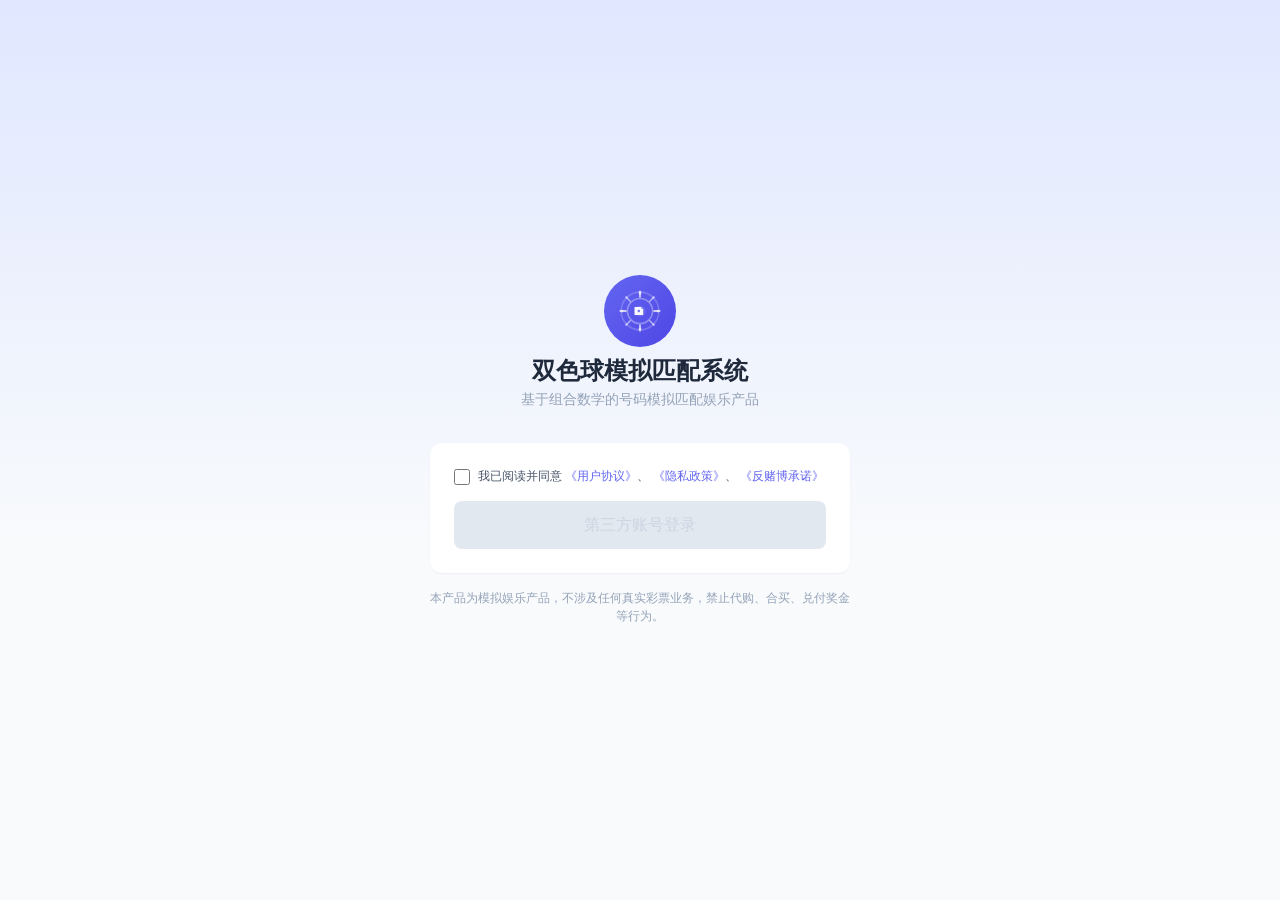
<file: index.html>
<!DOCTYPE html>
<html lang="zh-CN">
  <head>
    <meta charset="UTF-8" />
    <link rel="icon" href="/favicon.ico" />
    <link rel="manifest" href="/manifest.json" />
    <meta
      name="viewport"
      content="width=device-width, initial-scale=1, maximum-scale=1, viewport-fit=cover"
    />
    <meta name="theme-color" content="#6366f1" />
    <meta
      name="description"
      content="双色球模拟匹配系统 - 基于组合数学的号码模拟匹配娱乐产品，非彩票代购"
    />
    <title>双色球模拟匹配系统</title>
    <script type="module" crossorigin src="/assets/index-Fz6_L2kg.js"></script>
    <link rel="modulepreload" crossorigin href="/assets/vue-VIe1V6Xa.js">
    <link rel="modulepreload" crossorigin href="/assets/element-B08ut_dD.js">
    <link rel="stylesheet" crossorigin href="/assets/index-BmSoYTUm.css">
  </head>
  <body>
    <div id="app"></div>
  </body>
</html>
</file>
<file: assets/index-BmSoYTUm.css>
:root{--el-color-white:#fff;--el-color-black:#000;--el-color-primary-rgb:64, 158, 255;--el-color-success-rgb:103, 194, 58;--el-color-warning-rgb:230, 162, 60;--el-color-danger-rgb:245, 108, 108;--el-color-error-rgb:245, 108, 108;--el-color-info-rgb:144, 147, 153;--el-font-size-extra-large:20px;--el-font-size-large:18px;--el-font-size-medium:16px;--el-font-size-base:14px;--el-font-size-small:13px;--el-font-size-extra-small:12px;--el-font-family:"Helvetica Neue", Helvetica, "PingFang SC", "Hiragino Sans GB", "Microsoft YaHei", "微软雅黑", Arial, sans-serif;--el-font-weight-primary:500;--el-font-line-height-primary:24px;--el-index-normal:1;--el-index-top:1000;--el-index-popper:2000;--el-border-radius-base:4px;--el-border-radius-small:2px;--el-border-radius-round:20px;--el-border-radius-circle:100%;--el-transition-duration:.3s;--el-transition-duration-fast:.2s;--el-transition-function-ease-in-out-bezier:cubic-bezier(.645, .045, .355, 1);--el-transition-function-fast-bezier:cubic-bezier(.23, 1, .32, 1);--el-transition-all:all var(--el-transition-duration) var(--el-transition-function-ease-in-out-bezier);--el-transition-fade:opacity var(--el-transition-duration) var(--el-transition-function-fast-bezier);--el-transition-md-fade:transform var(--el-transition-duration) var(--el-transition-function-fast-bezier), opacity var(--el-transition-duration) var(--el-transition-function-fast-bezier);--el-transition-fade-linear:opacity var(--el-transition-duration-fast) linear;--el-transition-border:border-color var(--el-transition-duration-fast) var(--el-transition-function-ease-in-out-bezier);--el-transition-box-shadow:box-shadow var(--el-transition-duration-fast) var(--el-transition-function-ease-in-out-bezier);--el-transition-color:color var(--el-transition-duration-fast) var(--el-transition-function-ease-in-out-bezier);--el-component-size-large:40px;--el-component-size:32px;--el-component-size-small:24px;--lightningcss-light:initial;--lightningcss-dark: ;color-scheme:light;--el-color-primary:#409eff;--el-color-primary-light-3:#79bbff;--el-color-primary-light-5:#a0cfff;--el-color-primary-light-7:#c6e2ff;--el-color-primary-light-8:#d9ecff;--el-color-primary-light-9:#ecf5ff;--el-color-primary-dark-2:#337ecc;--el-color-success:#67c23a;--el-color-success-light-3:#95d475;--el-color-success-light-5:#b3e19d;--el-color-success-light-7:#d1edc4;--el-color-success-light-8:#e1f3d8;--el-color-success-light-9:#f0f9eb;--el-color-success-dark-2:#529b2e;--el-color-warning:#e6a23c;--el-color-warning-light-3:#eebe77;--el-color-warning-light-5:#f3d19e;--el-color-warning-light-7:#f8e3c5;--el-color-warning-light-8:#faecd8;--el-color-warning-light-9:#fdf6ec;--el-color-warning-dark-2:#b88230;--el-color-danger:#f56c6c;--el-color-danger-light-3:#f89898;--el-color-danger-light-5:#fab6b6;--el-color-danger-light-7:#fcd3d3;--el-color-danger-light-8:#fde2e2;--el-color-danger-light-9:#fef0f0;--el-color-danger-dark-2:#c45656;--el-color-error:#f56c6c;--el-color-error-light-3:#f89898;--el-color-error-light-5:#fab6b6;--el-color-error-light-7:#fcd3d3;--el-color-error-light-8:#fde2e2;--el-color-error-light-9:#fef0f0;--el-color-error-dark-2:#c45656;--el-color-info:#909399;--el-color-info-light-3:#b1b3b8;--el-color-info-light-5:#c8c9cc;--el-color-info-light-7:#dedfe0;--el-color-info-light-8:#e9e9eb;--el-color-info-light-9:#f4f4f5;--el-color-info-dark-2:#73767a;--el-bg-color:#fff;--el-bg-color-page:#f2f3f5;--el-bg-color-overlay:#fff;--el-text-color-primary:#303133;--el-text-color-regular:#606266;--el-text-color-secondary:#909399;--el-text-color-placeholder:#a8abb2;--el-text-color-disabled:#c0c4cc;--el-border-color:#dcdfe6;--el-border-color-light:#e4e7ed;--el-border-color-lighter:#ebeef5;--el-border-color-extra-light:#f2f6fc;--el-border-color-dark:#d4d7de;--el-border-color-darker:#cdd0d6;--el-fill-color:#f0f2f5;--el-fill-color-light:#f5f7fa;--el-fill-color-lighter:#fafafa;--el-fill-color-extra-light:#fafcff;--el-fill-color-dark:#ebedf0;--el-fill-color-darker:#e6e8eb;--el-fill-color-blank:#fff;--el-box-shadow:0px 12px 32px 4px #0000000a, 0px 8px 20px #00000014;--el-box-shadow-light:0px 0px 12px #0000001f;--el-box-shadow-lighter:0px 0px 6px #0000001f;--el-box-shadow-dark:0px 16px 48px 16px #00000014, 0px 12px 32px #0000001f, 0px 8px 16px -8px #00000029;--el-disabled-bg-color:var(--el-fill-color-light);--el-disabled-text-color:var(--el-text-color-placeholder);--el-disabled-border-color:var(--el-border-color-light);--el-overlay-color:#000c;--el-overlay-color-light:#000000b3;--el-overlay-color-lighter:#00000080;--el-mask-color:#ffffffe6;--el-mask-color-extra-light:#ffffff4d;--el-border-width:1px;--el-border-style:solid;--el-border-color-hover:var(--el-text-color-disabled);--el-border:var(--el-border-width) var(--el-border-style) var(--el-border-color);--el-svg-monochrome-grey:var(--el-border-color)}.fade-in-linear-enter-active,.fade-in-linear-leave-active{transition:var(--el-transition-fade-linear)}.fade-in-linear-enter-from,.fade-in-linear-leave-to{opacity:0}.el-fade-in-linear-enter-active,.el-fade-in-linear-leave-active{transition:var(--el-transition-fade-linear)}.el-fade-in-linear-enter-from,.el-fade-in-linear-leave-to{opacity:0}.el-fade-in-enter-active,.el-fade-in-leave-active{transition:all var(--el-transition-duration) cubic-bezier(.55,0,.1,1)}.el-fade-in-enter-from,.el-fade-in-leave-active{opacity:0}.el-zoom-in-center-enter-active,.el-zoom-in-center-leave-active{transition:all var(--el-transition-duration) cubic-bezier(.55,0,.1,1)}.el-zoom-in-center-enter-from,.el-zoom-in-center-leave-active{opacity:0;transform:scaleX(0)}.el-zoom-in-top-enter-active,.el-zoom-in-top-leave-active{opacity:1;transition:var(--el-transition-md-fade);transform-origin:top;transform:scaleY(1)}.el-zoom-in-top-enter-active[data-popper-placement^=top],.el-zoom-in-top-leave-active[data-popper-placement^=top]{transform-origin:bottom}.el-zoom-in-top-enter-from,.el-zoom-in-top-leave-active{opacity:0;transform:scaleY(0)}.el-zoom-in-bottom-enter-active,.el-zoom-in-bottom-leave-active{opacity:1;transition:var(--el-transition-md-fade);transform-origin:bottom;transform:scaleY(1)}.el-zoom-in-bottom-enter-from,.el-zoom-in-bottom-leave-active{opacity:0;transform:scaleY(0)}.el-zoom-in-left-enter-active,.el-zoom-in-left-leave-active{opacity:1;transition:var(--el-transition-md-fade);transform-origin:0 0;transform:scale(1)}.el-zoom-in-left-enter-from,.el-zoom-in-left-leave-active{opacity:0;transform:scale(.45)}.collapse-transition{transition:var(--el-transition-duration) height ease-in-out,var(--el-transition-duration) padding-top ease-in-out,var(--el-transition-duration) padding-bottom ease-in-out}.el-collapse-transition-leave-active,.el-collapse-transition-enter-active{transition:var(--el-transition-duration) max-height ease-in-out,var(--el-transition-duration) padding-top ease-in-out,var(--el-transition-duration) padding-bottom ease-in-out}.horizontal-collapse-transition{transition:var(--el-transition-duration) width ease-in-out,var(--el-transition-duration) padding-left ease-in-out,var(--el-transition-duration) padding-right ease-in-out}.el-list-enter-active,.el-list-leave-active{transition:all 1s}.el-list-enter-from,.el-list-leave-to{opacity:0;transform:translateY(-30px)}.el-list-leave-active{position:absolute!important}.el-opacity-transition{transition:opacity var(--el-transition-duration) cubic-bezier(.55,0,.1,1)}.el-icon--right{margin-left:5px}.el-icon--left{margin-right:5px}@keyframes rotating{0%{transform:rotate(0)}to{transform:rotate(360deg)}}.el-icon{--color:inherit;fill:currentColor;width:1em;height:1em;color:var(--color);line-height:1em;font-size:inherit;justify-content:center;align-items:center;display:inline-flex;position:relative}.el-icon.is-loading{animation:2s linear infinite rotating}.el-icon svg{width:1em;height:1em}.el-affix--fixed{position:fixed}.el-alert{--el-alert-padding:8px 16px;--el-alert-border-radius-base:var(--el-border-radius-base);--el-alert-title-font-size:14px;--el-alert-title-with-description-font-size:16px;--el-alert-description-font-size:14px;--el-alert-close-font-size:16px;--el-alert-close-customed-font-size:14px;--el-alert-icon-size:16px;--el-alert-icon-large-size:28px;width:100%;padding:var(--el-alert-padding);box-sizing:border-box;border-radius:var(--el-alert-border-radius-base);background-color:var(--el-color-white);opacity:1;transition:opacity var(--el-transition-duration-fast);align-items:center;margin:0;display:flex;position:relative;overflow:hidden}.el-alert.is-light .el-alert__close-btn{color:var(--el-text-color-placeholder)}.el-alert.is-dark .el-alert__close-btn,.el-alert.is-dark .el-alert__description{color:var(--el-color-white)}.el-alert.is-center{justify-content:center}.el-alert--primary{--el-alert-bg-color:var(--el-color-primary-light-9)}.el-alert--primary.is-light{background-color:var(--el-alert-bg-color);color:var(--el-color-primary)}.el-alert--primary.is-light .el-alert__description{color:var(--el-color-primary)}.el-alert--primary.is-dark{background-color:var(--el-color-primary);color:var(--el-color-white)}.el-alert--success{--el-alert-bg-color:var(--el-color-success-light-9)}.el-alert--success.is-light{background-color:var(--el-alert-bg-color);color:var(--el-color-success)}.el-alert--success.is-light .el-alert__description{color:var(--el-color-success)}.el-alert--success.is-dark{background-color:var(--el-color-success);color:var(--el-color-white)}.el-alert--info{--el-alert-bg-color:var(--el-color-info-light-9)}.el-alert--info.is-light{background-color:var(--el-alert-bg-color);color:var(--el-color-info)}.el-alert--info.is-light .el-alert__description{color:var(--el-color-info)}.el-alert--info.is-dark{background-color:var(--el-color-info);color:var(--el-color-white)}.el-alert--warning{--el-alert-bg-color:var(--el-color-warning-light-9)}.el-alert--warning.is-light{background-color:var(--el-alert-bg-color);color:var(--el-color-warning)}.el-alert--warning.is-light .el-alert__description{color:var(--el-color-warning)}.el-alert--warning.is-dark{background-color:var(--el-color-warning);color:var(--el-color-white)}.el-alert--error{--el-alert-bg-color:var(--el-color-error-light-9)}.el-alert--error.is-light{background-color:var(--el-alert-bg-color);color:var(--el-color-error)}.el-alert--error.is-light .el-alert__description{color:var(--el-color-error)}.el-alert--error.is-dark{background-color:var(--el-color-error);color:var(--el-color-white)}.el-alert__content{flex-direction:column;gap:4px;display:flex}.el-alert .el-alert__icon{font-size:var(--el-alert-icon-size);width:var(--el-alert-icon-size);margin-right:8px}.el-alert .el-alert__icon.is-big{font-size:var(--el-alert-icon-large-size);width:var(--el-alert-icon-large-size);margin-right:12px}.el-alert__title{font-size:var(--el-alert-title-font-size);line-height:24px}.el-alert__title.with-description{font-size:var(--el-alert-title-with-description-font-size)}.el-alert .el-alert__description{font-size:var(--el-alert-description-font-size);margin:0}.el-alert .el-alert__close-btn{font-size:var(--el-alert-close-font-size);opacity:1;cursor:pointer;position:absolute;top:12px;right:16px}.el-alert .el-alert__close-btn.is-customed{font-style:normal;font-size:var(--el-alert-close-customed-font-size);line-height:24px;top:8px}.el-alert-fade-enter-from,.el-alert-fade-leave-active{opacity:0}.el-aside{box-sizing:border-box;width:var(--el-aside-width,300px);flex-shrink:0;overflow:auto}.el-autocomplete{--el-input-text-color:var(--el-text-color-regular);--el-input-border:var(--el-border);--el-input-hover-border:var(--el-border-color-hover);--el-input-focus-border:var(--el-color-primary);--el-input-transparent-border:0 0 0 1px transparent inset;--el-input-border-color:var(--el-border-color);--el-input-border-radius:var(--el-border-radius-base);--el-input-bg-color:var(--el-fill-color-blank);--el-input-icon-color:var(--el-text-color-placeholder);--el-input-placeholder-color:var(--el-text-color-placeholder);--el-input-hover-border-color:var(--el-border-color-hover);--el-input-clear-hover-color:var(--el-text-color-secondary);--el-input-focus-border-color:var(--el-color-primary);--el-input-width:100%;width:var(--el-input-width);display:inline-block;position:relative}.el-autocomplete__popper.el-popper{background:var(--el-bg-color-overlay);border:1px solid var(--el-border-color-light);box-shadow:var(--el-box-shadow-light)}.el-autocomplete__popper.el-popper .el-popper__arrow:before{border:1px solid var(--el-border-color-light)}.el-autocomplete__popper.el-popper[data-popper-placement^=top] .el-popper__arrow:before{border-top-color:#0000;border-left-color:#0000}.el-autocomplete__popper.el-popper[data-popper-placement^=bottom] .el-popper__arrow:before{border-bottom-color:#0000;border-right-color:#0000}.el-autocomplete__popper.el-popper[data-popper-placement^=left] .el-popper__arrow:before{border-bottom-color:#0000;border-left-color:#0000}.el-autocomplete__popper.el-popper[data-popper-placement^=right] .el-popper__arrow:before{border-top-color:#0000;border-right-color:#0000}.el-autocomplete-suggestion{border-radius:var(--el-border-radius-base);box-sizing:border-box}.el-autocomplete-suggestion__header{border-bottom:1px solid var(--el-border-color-lighter);padding:10px}.el-autocomplete-suggestion__footer{border-top:1px solid var(--el-border-color-lighter);padding:10px}.el-autocomplete-suggestion__wrap{box-sizing:border-box;max-height:280px;padding:10px 0}.el-autocomplete-suggestion__list{margin:0;padding:0}.el-autocomplete-suggestion li{cursor:pointer;color:var(--el-text-color-regular);line-height:34px;font-size:var(--el-font-size-base);text-align:left;text-overflow:ellipsis;white-space:nowrap;margin:0;padding:0 20px;list-style:none;overflow:hidden}.el-autocomplete-suggestion li:hover,.el-autocomplete-suggestion li.highlighted{background-color:var(--el-fill-color-light)}.el-autocomplete-suggestion li.divider{border-top:1px solid var(--el-color-black);margin-top:6px}.el-autocomplete-suggestion li.divider:last-child{margin-bottom:-6px}.el-autocomplete-suggestion.is-loading li{cursor:default;height:100px;color:var(--el-text-color-secondary);justify-content:center;align-items:center;font-size:20px;display:flex}.el-autocomplete-suggestion.is-loading li:hover{background-color:var(--el-bg-color-overlay)}.el-avatar{--el-avatar-text-color:var(--el-color-white);--el-avatar-bg-color:var(--el-text-color-disabled);--el-avatar-text-size:14px;--el-avatar-icon-size:18px;--el-avatar-border-radius:var(--el-border-radius-base);--el-avatar-size-large:56px;--el-avatar-size:40px;--el-avatar-size-small:24px;box-sizing:border-box;text-align:center;color:var(--el-avatar-text-color);background:var(--el-avatar-bg-color);width:var(--el-avatar-size);height:var(--el-avatar-size);font-size:var(--el-avatar-text-size);outline:none;justify-content:center;align-items:center;display:inline-flex;overflow:hidden}.el-avatar>img{width:100%;height:100%;display:block}.el-avatar--circle{border-radius:50%}.el-avatar--square{border-radius:var(--el-avatar-border-radius)}.el-avatar--icon{font-size:var(--el-avatar-icon-size)}.el-avatar--small{--el-avatar-size:24px}.el-avatar--large{--el-avatar-size:56px}.el-avatar-group{--el-avatar-group-item-gap:-8px;--el-avatar-group-collapse-item-gap:4px;display:inline-flex}.el-avatar-group .el-avatar{border:1px solid var(--el-border-color-extra-light)}.el-avatar-group .el-avatar:not(:first-child){margin-left:var(--el-avatar-group-item-gap)}.el-avatar-group__collapse-avatars{--el-avatar-group-item-gap:-8px;--el-avatar-group-collapse-item-gap:4px}.el-avatar-group__collapse-avatars .el-avatar:not(:first-child){margin-left:var(--el-avatar-group-collapse-item-gap)}.el-backtop{--el-backtop-bg-color:var(--el-bg-color-overlay);--el-backtop-text-color:var(--el-color-primary);--el-backtop-hover-bg-color:var(--el-border-color-extra-light);background-color:var(--el-backtop-bg-color);width:40px;height:40px;color:var(--el-backtop-text-color);box-shadow:var(--el-box-shadow-lighter);cursor:pointer;z-index:5;border-radius:50%;justify-content:center;align-items:center;font-size:20px;display:flex;position:fixed}.el-backtop:hover{background-color:var(--el-backtop-hover-bg-color)}.el-backtop__icon{font-size:20px}.el-badge{--el-badge-bg-color:var(--el-color-danger);--el-badge-radius:10px;--el-badge-font-size:12px;--el-badge-padding:6px;--el-badge-size:18px;vertical-align:middle;width:-moz-fit-content;width:fit-content;display:inline-block;position:relative}.el-badge__content{background-color:var(--el-badge-bg-color);border-radius:var(--el-badge-radius);color:var(--el-color-white);font-size:var(--el-badge-font-size);height:var(--el-badge-size);padding:0 var(--el-badge-padding);white-space:nowrap;border:1px solid var(--el-bg-color);justify-content:center;align-items:center;display:inline-flex}.el-badge__content.is-fixed{top:0;right:calc(1px + var(--el-badge-size) / 2);z-index:var(--el-index-normal);position:absolute;transform:translateY(-50%)translate(100%)}.el-badge__content.is-fixed.is-dot{right:5px}.el-badge__content.is-dot{border-radius:50%;width:8px;height:8px;padding:0;right:0}.el-badge__content.is-hide-zero{display:none}.el-badge__content--primary{background-color:var(--el-color-primary)}.el-badge__content--success{background-color:var(--el-color-success)}.el-badge__content--warning{background-color:var(--el-color-warning)}.el-badge__content--info{background-color:var(--el-color-info)}.el-badge__content--danger{background-color:var(--el-color-danger)}.el-breadcrumb__separator{color:var(--el-text-color-placeholder);margin:0 9px;font-weight:700}.el-breadcrumb__separator.el-icon{margin:0 6px;font-weight:400}.el-breadcrumb__separator.el-icon svg{vertical-align:middle}.el-breadcrumb__item{float:left;align-items:center;display:inline-flex}.el-breadcrumb__inner{color:var(--el-text-color-regular)}.el-breadcrumb__inner.is-link,.el-breadcrumb__inner a{transition:var(--el-transition-color);color:var(--el-text-color-primary);font-weight:700;text-decoration:none}.el-breadcrumb__inner.is-link:hover,.el-breadcrumb__inner a:hover{color:var(--el-color-primary);cursor:pointer}.el-breadcrumb__item:last-child .el-breadcrumb__inner,.el-breadcrumb__item:last-child .el-breadcrumb__inner:hover,.el-breadcrumb__item:last-child .el-breadcrumb__inner a,.el-breadcrumb__item:last-child .el-breadcrumb__inner a:hover{color:var(--el-text-color-regular);cursor:text;font-weight:400}.el-breadcrumb__item:last-child .el-breadcrumb__separator{display:none}.el-breadcrumb{font-size:14px;line-height:1}.el-breadcrumb:before,.el-breadcrumb:after{content:"";display:table}.el-breadcrumb:after{clear:both}.el-button-group>.el-button+.el-button{margin-left:0}.el-button-group>.el-button:first-child:last-child{border-top-right-radius:var(--el-border-radius-base);border-bottom-right-radius:var(--el-border-radius-base);border-top-left-radius:var(--el-border-radius-base);border-bottom-left-radius:var(--el-border-radius-base)}.el-button-group>.el-button:first-child:last-child.is-round{border-radius:var(--el-border-radius-round)}.el-button-group>.el-button:first-child:last-child.is-circle{border-radius:50%}.el-button-group>.el-button:not(:first-child):not(:last-child){border-radius:0}.el-button-group>.el-button:hover,.el-button-group>.el-button:focus,.el-button-group>.el-button:active,.el-button-group>.el-button.is-active{z-index:1}.el-button-group--horizontal{vertical-align:middle;display:inline-block}.el-button-group--horizontal:before,.el-button-group--horizontal:after{content:"";display:table}.el-button-group--horizontal:after{clear:both}.el-button-group--horizontal>.el-button{float:left;position:relative}.el-button-group--horizontal>.el-button:first-child{border-top-right-radius:0;border-bottom-right-radius:0}.el-button-group--horizontal>.el-button:last-child{border-top-left-radius:0;border-bottom-left-radius:0}.el-button-group--horizontal>.el-button:not(:last-child){margin-right:-1px}.el-button-group--horizontal .el-button--primary:first-child{border-right-color:var(--el-button-divide-border-color)}.el-button-group--horizontal .el-button--primary:last-child{border-left-color:var(--el-button-divide-border-color)}.el-button-group--horizontal .el-button--primary:not(:first-child):not(:last-child){border-left-color:var(--el-button-divide-border-color);border-right-color:var(--el-button-divide-border-color)}.el-button-group--horizontal .el-button--success:first-child{border-right-color:var(--el-button-divide-border-color)}.el-button-group--horizontal .el-button--success:last-child{border-left-color:var(--el-button-divide-border-color)}.el-button-group--horizontal .el-button--success:not(:first-child):not(:last-child){border-left-color:var(--el-button-divide-border-color);border-right-color:var(--el-button-divide-border-color)}.el-button-group--horizontal .el-button--warning:first-child{border-right-color:var(--el-button-divide-border-color)}.el-button-group--horizontal .el-button--warning:last-child{border-left-color:var(--el-button-divide-border-color)}.el-button-group--horizontal .el-button--warning:not(:first-child):not(:last-child){border-left-color:var(--el-button-divide-border-color);border-right-color:var(--el-button-divide-border-color)}.el-button-group--horizontal .el-button--danger:first-child{border-right-color:var(--el-button-divide-border-color)}.el-button-group--horizontal .el-button--danger:last-child{border-left-color:var(--el-button-divide-border-color)}.el-button-group--horizontal .el-button--danger:not(:first-child):not(:last-child){border-left-color:var(--el-button-divide-border-color);border-right-color:var(--el-button-divide-border-color)}.el-button-group--horizontal .el-button--info:first-child{border-right-color:var(--el-button-divide-border-color)}.el-button-group--horizontal .el-button--info:last-child{border-left-color:var(--el-button-divide-border-color)}.el-button-group--horizontal .el-button--info:not(:first-child):not(:last-child){border-left-color:var(--el-button-divide-border-color);border-right-color:var(--el-button-divide-border-color)}.el-button-group--horizontal>.el-dropdown>.el-button{border-left-color:var(--el-button-divide-border-color);border-top-left-radius:0;border-bottom-left-radius:0}.el-button-group--vertical{flex-direction:column;align-items:stretch;display:inline-flex}.el-button-group--vertical>.el-button{margin-top:-1px}.el-button-group--vertical>.el-button:first-child{border-bottom-right-radius:0;border-bottom-left-radius:0}.el-button-group--vertical>.el-button:last-child{border-top-left-radius:0;border-top-right-radius:0}.el-button-group--vertical>.el-dropdown{margin-top:-1px}.el-button-group--vertical>.el-dropdown>.el-button{border-left-color:var(--el-button-divide-border-color);border-top-left-radius:0;border-top-right-radius:0}.el-button-group--vertical .el-button--primary:first-child{border-bottom-color:var(--el-button-divide-border-color)}.el-button-group--vertical .el-button--primary:last-child{border-top-color:var(--el-button-divide-border-color)}.el-button-group--vertical .el-button--primary:not(:first-child):not(:last-child){border-top-color:var(--el-button-divide-border-color);border-bottom-color:var(--el-button-divide-border-color)}.el-button-group--vertical .el-button--success:first-child{border-bottom-color:var(--el-button-divide-border-color)}.el-button-group--vertical .el-button--success:last-child{border-top-color:var(--el-button-divide-border-color)}.el-button-group--vertical .el-button--success:not(:first-child):not(:last-child){border-top-color:var(--el-button-divide-border-color);border-bottom-color:var(--el-button-divide-border-color)}.el-button-group--vertical .el-button--warning:first-child{border-bottom-color:var(--el-button-divide-border-color)}.el-button-group--vertical .el-button--warning:last-child{border-top-color:var(--el-button-divide-border-color)}.el-button-group--vertical .el-button--warning:not(:first-child):not(:last-child){border-top-color:var(--el-button-divide-border-color);border-bottom-color:var(--el-button-divide-border-color)}.el-button-group--vertical .el-button--danger:first-child{border-bottom-color:var(--el-button-divide-border-color)}.el-button-group--vertical .el-button--danger:last-child{border-top-color:var(--el-button-divide-border-color)}.el-button-group--vertical .el-button--danger:not(:first-child):not(:last-child){border-top-color:var(--el-button-divide-border-color);border-bottom-color:var(--el-button-divide-border-color)}.el-button-group--vertical .el-button--info:first-child{border-bottom-color:var(--el-button-divide-border-color)}.el-button-group--vertical .el-button--info:last-child{border-top-color:var(--el-button-divide-border-color)}.el-button-group--vertical .el-button--info:not(:first-child):not(:last-child){border-top-color:var(--el-button-divide-border-color);border-bottom-color:var(--el-button-divide-border-color)}.el-button{--el-button-font-weight:var(--el-font-weight-primary);--el-button-border-color:var(--el-border-color);--el-button-bg-color:var(--el-fill-color-blank);--el-button-text-color:var(--el-text-color-regular);--el-button-disabled-text-color:var(--el-disabled-text-color);--el-button-disabled-bg-color:var(--el-fill-color-blank);--el-button-disabled-border-color:var(--el-border-color-light);--el-button-divide-border-color:#ffffff80;--el-button-hover-text-color:var(--el-color-primary);--el-button-hover-bg-color:var(--el-color-primary-light-9);--el-button-hover-border-color:var(--el-color-primary-light-7);--el-button-active-text-color:var(--el-button-hover-text-color);--el-button-active-border-color:var(--el-color-primary);--el-button-active-bg-color:var(--el-button-hover-bg-color);--el-button-outline-color:var(--el-color-primary-light-5);--el-button-hover-link-text-color:var(--el-text-color-secondary);--el-button-active-color:var(--el-text-color-primary);white-space:nowrap;cursor:pointer;height:32px;color:var(--el-button-text-color);text-align:center;box-sizing:border-box;line-height:1;font-weight:var(--el-button-font-weight);-webkit-user-select:none;user-select:none;vertical-align:middle;-webkit-appearance:none;background-color:var(--el-button-bg-color);border:var(--el-border);border-color:var(--el-button-border-color);outline:none;justify-content:center;align-items:center;transition:all .1s;display:inline-flex}.el-button:hover{color:var(--el-button-hover-text-color);border-color:var(--el-button-hover-border-color);background-color:var(--el-button-hover-bg-color);outline:none}.el-button:active{color:var(--el-button-active-text-color);border-color:var(--el-button-active-border-color);background-color:var(--el-button-active-bg-color);outline:none}.el-button:focus-visible{outline:2px solid var(--el-button-outline-color);outline-offset:1px;transition:outline-offset,outline}.el-button>span{align-items:center;display:inline-flex}.el-button+.el-button{margin-left:12px}.el-button{font-size:var(--el-font-size-base);border-radius:var(--el-border-radius-base);padding:8px 15px}.el-button.is-round{padding:8px 15px}.el-button::-moz-focus-inner{border:0}.el-button [class*=el-icon]+span{margin-left:6px}.el-button [class*=el-icon] svg{vertical-align:bottom}.el-button.is-plain{--el-button-hover-text-color:var(--el-color-primary);--el-button-hover-bg-color:var(--el-fill-color-blank);--el-button-hover-border-color:var(--el-color-primary)}.el-button.is-active{color:var(--el-button-active-text-color);border-color:var(--el-button-active-border-color);background-color:var(--el-button-active-bg-color);outline:none}.el-button.is-disabled,.el-button.is-disabled:hover{color:var(--el-button-disabled-text-color);cursor:not-allowed;background-image:none;background-color:var(--el-button-disabled-bg-color);border-color:var(--el-button-disabled-border-color)}.el-button.is-loading{pointer-events:none;position:relative}.el-button.is-loading:before{z-index:1;pointer-events:none;content:"";border-radius:inherit;background-color:var(--el-mask-color-extra-light);position:absolute;inset:-1px}.el-button.is-round{border-radius:var(--el-border-radius-round)}.el-button.is-dashed{--el-button-hover-text-color:var(--el-color-primary);--el-button-hover-bg-color:var(--el-fill-color-blank);--el-button-hover-border-color:var(--el-color-primary);border-style:dashed}.el-button.is-circle{border-radius:50%;width:32px;padding:8px}.el-button.is-text{color:var(--el-button-text-color);background-color:#0000;border:0 solid #0000}.el-button.is-text.is-disabled{color:var(--el-button-disabled-text-color);background-color:#0000!important}.el-button.is-text:not(.is-disabled):hover{background-color:var(--el-fill-color-light)}.el-button.is-text:not(.is-disabled):focus-visible{outline:2px solid var(--el-button-outline-color);outline-offset:1px;transition:outline-offset,outline}.el-button.is-text:not(.is-disabled):active{background-color:var(--el-fill-color)}.el-button.is-text:not(.is-disabled).is-has-bg{background-color:var(--el-fill-color-light)}.el-button.is-text:not(.is-disabled).is-has-bg:hover{background-color:var(--el-fill-color)}.el-button.is-text:not(.is-disabled).is-has-bg:active{background-color:var(--el-fill-color-dark)}.el-button__text--expand{letter-spacing:.3em;margin-right:-.3em}.el-button.is-link{color:var(--el-button-text-color);background:0 0;border-color:#0000;height:auto;padding:2px}.el-button.is-link:hover{color:var(--el-button-hover-link-text-color)}.el-button.is-link.is-disabled{color:var(--el-button-disabled-text-color);background-color:#0000!important;border-color:#0000!important}.el-button.is-link:not(.is-disabled):hover{background-color:#0000;border-color:#0000}.el-button.is-link:not(.is-disabled):active{color:var(--el-button-active-color);background-color:#0000;border-color:#0000}.el-button--text{color:var(--el-color-primary);background:0 0;border-color:#0000;padding-left:0;padding-right:0}.el-button--text.is-disabled{color:var(--el-button-disabled-text-color);background-color:#0000!important;border-color:#0000!important}.el-button--text:not(.is-disabled):hover{color:var(--el-color-primary-light-3);background-color:#0000;border-color:#0000}.el-button--text:not(.is-disabled):active{color:var(--el-color-primary-dark-2);background-color:#0000;border-color:#0000}.el-button__link--expand{letter-spacing:.3em;margin-right:-.3em}.el-button--primary{--el-button-text-color:var(--el-color-white);--el-button-bg-color:var(--el-color-primary);--el-button-border-color:var(--el-color-primary);--el-button-outline-color:var(--el-color-primary-light-5);--el-button-active-color:var(--el-color-primary-dark-2);--el-button-hover-text-color:var(--el-color-white);--el-button-hover-link-text-color:var(--el-color-primary-light-5);--el-button-hover-bg-color:var(--el-color-primary-light-3);--el-button-hover-border-color:var(--el-color-primary-light-3);--el-button-active-bg-color:var(--el-color-primary-dark-2);--el-button-active-border-color:var(--el-color-primary-dark-2);--el-button-disabled-text-color:var(--el-color-white);--el-button-disabled-bg-color:var(--el-color-primary-light-5);--el-button-disabled-border-color:var(--el-color-primary-light-5)}.el-button--primary.is-plain,.el-button--primary.is-text,.el-button--primary.is-link{--el-button-text-color:var(--el-color-primary);--el-button-bg-color:var(--el-color-primary-light-9);--el-button-border-color:var(--el-color-primary-light-5);--el-button-hover-text-color:var(--el-color-white);--el-button-hover-bg-color:var(--el-color-primary);--el-button-hover-border-color:var(--el-color-primary);--el-button-active-text-color:var(--el-color-white)}.el-button--primary.is-plain.is-disabled,.el-button--primary.is-plain.is-disabled:hover,.el-button--primary.is-plain.is-disabled:focus,.el-button--primary.is-plain.is-disabled:active,.el-button--primary.is-text.is-disabled,.el-button--primary.is-text.is-disabled:hover,.el-button--primary.is-text.is-disabled:focus,.el-button--primary.is-text.is-disabled:active,.el-button--primary.is-link.is-disabled,.el-button--primary.is-link.is-disabled:hover,.el-button--primary.is-link.is-disabled:focus,.el-button--primary.is-link.is-disabled:active{color:var(--el-color-primary-light-5);background-color:var(--el-color-primary-light-9);border-color:var(--el-color-primary-light-8)}.el-button--primary.is-dashed{--el-button-text-color:var(--el-color-primary);--el-button-bg-color:var(--el-color-primary-light-9);--el-button-border-color:var(--el-color-primary-light-5);--el-button-hover-text-color:var(--el-color-primary);--el-button-hover-bg-color:var(--el-color-primary-light-9);--el-button-hover-border-color:var(--el-color-primary-light-3);--el-button-active-text-color:var(--el-color-primary-dark-2);--el-button-active-bg-color:var(--el-color-primary-light-9);--el-button-active-border-color:var(--el-color-primary-dark-2)}.el-button--primary.is-dashed.is-disabled,.el-button--primary.is-dashed.is-disabled:hover,.el-button--primary.is-dashed.is-disabled:focus,.el-button--primary.is-dashed.is-disabled:active{color:var(--el-color-primary-light-5);background-color:var(--el-color-primary-light-9);border-color:var(--el-color-primary-light-8)}.el-button--success{--el-button-text-color:var(--el-color-white);--el-button-bg-color:var(--el-color-success);--el-button-border-color:var(--el-color-success);--el-button-outline-color:var(--el-color-success-light-5);--el-button-active-color:var(--el-color-success-dark-2);--el-button-hover-text-color:var(--el-color-white);--el-button-hover-link-text-color:var(--el-color-success-light-5);--el-button-hover-bg-color:var(--el-color-success-light-3);--el-button-hover-border-color:var(--el-color-success-light-3);--el-button-active-bg-color:var(--el-color-success-dark-2);--el-button-active-border-color:var(--el-color-success-dark-2);--el-button-disabled-text-color:var(--el-color-white);--el-button-disabled-bg-color:var(--el-color-success-light-5);--el-button-disabled-border-color:var(--el-color-success-light-5)}.el-button--success.is-plain,.el-button--success.is-text,.el-button--success.is-link{--el-button-text-color:var(--el-color-success);--el-button-bg-color:var(--el-color-success-light-9);--el-button-border-color:var(--el-color-success-light-5);--el-button-hover-text-color:var(--el-color-white);--el-button-hover-bg-color:var(--el-color-success);--el-button-hover-border-color:var(--el-color-success);--el-button-active-text-color:var(--el-color-white)}.el-button--success.is-plain.is-disabled,.el-button--success.is-plain.is-disabled:hover,.el-button--success.is-plain.is-disabled:focus,.el-button--success.is-plain.is-disabled:active,.el-button--success.is-text.is-disabled,.el-button--success.is-text.is-disabled:hover,.el-button--success.is-text.is-disabled:focus,.el-button--success.is-text.is-disabled:active,.el-button--success.is-link.is-disabled,.el-button--success.is-link.is-disabled:hover,.el-button--success.is-link.is-disabled:focus,.el-button--success.is-link.is-disabled:active{color:var(--el-color-success-light-5);background-color:var(--el-color-success-light-9);border-color:var(--el-color-success-light-8)}.el-button--success.is-dashed{--el-button-text-color:var(--el-color-success);--el-button-bg-color:var(--el-color-success-light-9);--el-button-border-color:var(--el-color-success-light-5);--el-button-hover-text-color:var(--el-color-success);--el-button-hover-bg-color:var(--el-color-success-light-9);--el-button-hover-border-color:var(--el-color-success-light-3);--el-button-active-text-color:var(--el-color-success-dark-2);--el-button-active-bg-color:var(--el-color-success-light-9);--el-button-active-border-color:var(--el-color-success-dark-2)}.el-button--success.is-dashed.is-disabled,.el-button--success.is-dashed.is-disabled:hover,.el-button--success.is-dashed.is-disabled:focus,.el-button--success.is-dashed.is-disabled:active{color:var(--el-color-success-light-5);background-color:var(--el-color-success-light-9);border-color:var(--el-color-success-light-8)}.el-button--warning{--el-button-text-color:var(--el-color-white);--el-button-bg-color:var(--el-color-warning);--el-button-border-color:var(--el-color-warning);--el-button-outline-color:var(--el-color-warning-light-5);--el-button-active-color:var(--el-color-warning-dark-2);--el-button-hover-text-color:var(--el-color-white);--el-button-hover-link-text-color:var(--el-color-warning-light-5);--el-button-hover-bg-color:var(--el-color-warning-light-3);--el-button-hover-border-color:var(--el-color-warning-light-3);--el-button-active-bg-color:var(--el-color-warning-dark-2);--el-button-active-border-color:var(--el-color-warning-dark-2);--el-button-disabled-text-color:var(--el-color-white);--el-button-disabled-bg-color:var(--el-color-warning-light-5);--el-button-disabled-border-color:var(--el-color-warning-light-5)}.el-button--warning.is-plain,.el-button--warning.is-text,.el-button--warning.is-link{--el-button-text-color:var(--el-color-warning);--el-button-bg-color:var(--el-color-warning-light-9);--el-button-border-color:var(--el-color-warning-light-5);--el-button-hover-text-color:var(--el-color-white);--el-button-hover-bg-color:var(--el-color-warning);--el-button-hover-border-color:var(--el-color-warning);--el-button-active-text-color:var(--el-color-white)}.el-button--warning.is-plain.is-disabled,.el-button--warning.is-plain.is-disabled:hover,.el-button--warning.is-plain.is-disabled:focus,.el-button--warning.is-plain.is-disabled:active,.el-button--warning.is-text.is-disabled,.el-button--warning.is-text.is-disabled:hover,.el-button--warning.is-text.is-disabled:focus,.el-button--warning.is-text.is-disabled:active,.el-button--warning.is-link.is-disabled,.el-button--warning.is-link.is-disabled:hover,.el-button--warning.is-link.is-disabled:focus,.el-button--warning.is-link.is-disabled:active{color:var(--el-color-warning-light-5);background-color:var(--el-color-warning-light-9);border-color:var(--el-color-warning-light-8)}.el-button--warning.is-dashed{--el-button-text-color:var(--el-color-warning);--el-button-bg-color:var(--el-color-warning-light-9);--el-button-border-color:var(--el-color-warning-light-5);--el-button-hover-text-color:var(--el-color-warning);--el-button-hover-bg-color:var(--el-color-warning-light-9);--el-button-hover-border-color:var(--el-color-warning-light-3);--el-button-active-text-color:var(--el-color-warning-dark-2);--el-button-active-bg-color:var(--el-color-warning-light-9);--el-button-active-border-color:var(--el-color-warning-dark-2)}.el-button--warning.is-dashed.is-disabled,.el-button--warning.is-dashed.is-disabled:hover,.el-button--warning.is-dashed.is-disabled:focus,.el-button--warning.is-dashed.is-disabled:active{color:var(--el-color-warning-light-5);background-color:var(--el-color-warning-light-9);border-color:var(--el-color-warning-light-8)}.el-button--danger{--el-button-text-color:var(--el-color-white);--el-button-bg-color:var(--el-color-danger);--el-button-border-color:var(--el-color-danger);--el-button-outline-color:var(--el-color-danger-light-5);--el-button-active-color:var(--el-color-danger-dark-2);--el-button-hover-text-color:var(--el-color-white);--el-button-hover-link-text-color:var(--el-color-danger-light-5);--el-button-hover-bg-color:var(--el-color-danger-light-3);--el-button-hover-border-color:var(--el-color-danger-light-3);--el-button-active-bg-color:var(--el-color-danger-dark-2);--el-button-active-border-color:var(--el-color-danger-dark-2);--el-button-disabled-text-color:var(--el-color-white);--el-button-disabled-bg-color:var(--el-color-danger-light-5);--el-button-disabled-border-color:var(--el-color-danger-light-5)}.el-button--danger.is-plain,.el-button--danger.is-text,.el-button--danger.is-link{--el-button-text-color:var(--el-color-danger);--el-button-bg-color:var(--el-color-danger-light-9);--el-button-border-color:var(--el-color-danger-light-5);--el-button-hover-text-color:var(--el-color-white);--el-button-hover-bg-color:var(--el-color-danger);--el-button-hover-border-color:var(--el-color-danger);--el-button-active-text-color:var(--el-color-white)}.el-button--danger.is-plain.is-disabled,.el-button--danger.is-plain.is-disabled:hover,.el-button--danger.is-plain.is-disabled:focus,.el-button--danger.is-plain.is-disabled:active,.el-button--danger.is-text.is-disabled,.el-button--danger.is-text.is-disabled:hover,.el-button--danger.is-text.is-disabled:focus,.el-button--danger.is-text.is-disabled:active,.el-button--danger.is-link.is-disabled,.el-button--danger.is-link.is-disabled:hover,.el-button--danger.is-link.is-disabled:focus,.el-button--danger.is-link.is-disabled:active{color:var(--el-color-danger-light-5);background-color:var(--el-color-danger-light-9);border-color:var(--el-color-danger-light-8)}.el-button--danger.is-dashed{--el-button-text-color:var(--el-color-danger);--el-button-bg-color:var(--el-color-danger-light-9);--el-button-border-color:var(--el-color-danger-light-5);--el-button-hover-text-color:var(--el-color-danger);--el-button-hover-bg-color:var(--el-color-danger-light-9);--el-button-hover-border-color:var(--el-color-danger-light-3);--el-button-active-text-color:var(--el-color-danger-dark-2);--el-button-active-bg-color:var(--el-color-danger-light-9);--el-button-active-border-color:var(--el-color-danger-dark-2)}.el-button--danger.is-dashed.is-disabled,.el-button--danger.is-dashed.is-disabled:hover,.el-button--danger.is-dashed.is-disabled:focus,.el-button--danger.is-dashed.is-disabled:active{color:var(--el-color-danger-light-5);background-color:var(--el-color-danger-light-9);border-color:var(--el-color-danger-light-8)}.el-button--info{--el-button-text-color:var(--el-color-white);--el-button-bg-color:var(--el-color-info);--el-button-border-color:var(--el-color-info);--el-button-outline-color:var(--el-color-info-light-5);--el-button-active-color:var(--el-color-info-dark-2);--el-button-hover-text-color:var(--el-color-white);--el-button-hover-link-text-color:var(--el-color-info-light-5);--el-button-hover-bg-color:var(--el-color-info-light-3);--el-button-hover-border-color:var(--el-color-info-light-3);--el-button-active-bg-color:var(--el-color-info-dark-2);--el-button-active-border-color:var(--el-color-info-dark-2);--el-button-disabled-text-color:var(--el-color-white);--el-button-disabled-bg-color:var(--el-color-info-light-5);--el-button-disabled-border-color:var(--el-color-info-light-5)}.el-button--info.is-plain,.el-button--info.is-text,.el-button--info.is-link{--el-button-text-color:var(--el-color-info);--el-button-bg-color:var(--el-color-info-light-9);--el-button-border-color:var(--el-color-info-light-5);--el-button-hover-text-color:var(--el-color-white);--el-button-hover-bg-color:var(--el-color-info);--el-button-hover-border-color:var(--el-color-info);--el-button-active-text-color:var(--el-color-white)}.el-button--info.is-plain.is-disabled,.el-button--info.is-plain.is-disabled:hover,.el-button--info.is-plain.is-disabled:focus,.el-button--info.is-plain.is-disabled:active,.el-button--info.is-text.is-disabled,.el-button--info.is-text.is-disabled:hover,.el-button--info.is-text.is-disabled:focus,.el-button--info.is-text.is-disabled:active,.el-button--info.is-link.is-disabled,.el-button--info.is-link.is-disabled:hover,.el-button--info.is-link.is-disabled:focus,.el-button--info.is-link.is-disabled:active{color:var(--el-color-info-light-5);background-color:var(--el-color-info-light-9);border-color:var(--el-color-info-light-8)}.el-button--info.is-dashed{--el-button-text-color:var(--el-color-info);--el-button-bg-color:var(--el-color-info-light-9);--el-button-border-color:var(--el-color-info-light-5);--el-button-hover-text-color:var(--el-color-info);--el-button-hover-bg-color:var(--el-color-info-light-9);--el-button-hover-border-color:var(--el-color-info-light-3);--el-button-active-text-color:var(--el-color-info-dark-2);--el-button-active-bg-color:var(--el-color-info-light-9);--el-button-active-border-color:var(--el-color-info-dark-2)}.el-button--info.is-dashed.is-disabled,.el-button--info.is-dashed.is-disabled:hover,.el-button--info.is-dashed.is-disabled:focus,.el-button--info.is-dashed.is-disabled:active{color:var(--el-color-info-light-5);background-color:var(--el-color-info-light-9);border-color:var(--el-color-info-light-8)}.el-button--large{--el-button-size:40px;height:var(--el-button-size)}.el-button--large [class*=el-icon]+span{margin-left:8px}.el-button--large{font-size:var(--el-font-size-base);border-radius:var(--el-border-radius-base);padding:12px 19px}.el-button--large.is-round{padding:12px 19px}.el-button--large.is-circle{width:var(--el-button-size);padding:12px}.el-button--small{--el-button-size:24px;height:var(--el-button-size)}.el-button--small [class*=el-icon]+span{margin-left:4px}.el-button--small{border-radius:calc(var(--el-border-radius-base) - 1px);padding:5px 11px;font-size:12px}.el-button--small.is-round{padding:5px 11px}.el-button--small.is-circle{width:var(--el-button-size);padding:5px}.el-calendar{--el-calendar-border:var(--el-table-border,1px solid var(--el-border-color-lighter));--el-calendar-header-border-bottom:var(--el-calendar-border);--el-calendar-selected-bg-color:var(--el-color-primary-light-9);--el-calendar-cell-width:85px;background-color:var(--el-fill-color-blank)}.el-calendar__header{border-bottom:var(--el-calendar-header-border-bottom);justify-content:space-between;padding:12px 20px;display:flex}.el-calendar__title{color:var(--el-text-color);align-self:center}.el-calendar__body{padding:12px 20px 35px}.el-calendar__select-controller .el-select{margin-right:8px}.el-calendar__select-controller .el-calendar-select__year{width:120px}.el-calendar__select-controller .el-calendar-select__month{width:60px}.el-calendar-table{table-layout:fixed;width:100%}.el-calendar-table thead th{color:var(--el-text-color-regular);padding:12px 0;font-weight:400}.el-calendar-table:not(.is-range) td.prev,.el-calendar-table:not(.is-range) td.next{color:var(--el-text-color-placeholder)}.el-calendar-table td{border-bottom:var(--el-calendar-border);border-right:var(--el-calendar-border);vertical-align:top;transition:background-color var(--el-transition-duration-fast) ease}.el-calendar-table td.is-selected{background-color:var(--el-calendar-selected-bg-color)}.el-calendar-table td.is-today{color:var(--el-color-primary)}.el-calendar-table tr:first-child td{border-top:var(--el-calendar-border)}.el-calendar-table tr td:first-child{border-left:var(--el-calendar-border)}.el-calendar-table tr.el-calendar-table__row--hide-border td{border-top:none}.el-calendar-table .el-calendar-day{box-sizing:border-box;height:var(--el-calendar-cell-width);padding:8px}.el-calendar-table .el-calendar-day:hover{cursor:pointer;background-color:var(--el-calendar-selected-bg-color)}.el-card{--el-card-border-color:var(--el-border-color-light);--el-card-border-radius:4px;--el-card-padding:20px;--el-card-bg-color:var(--el-fill-color-blank);border-radius:var(--el-card-border-radius);border:1px solid var(--el-card-border-color);background-color:var(--el-card-bg-color);color:var(--el-text-color-primary);transition:var(--el-transition-duration);flex-direction:column;display:flex;overflow:hidden}.el-card.is-always-shadow,.el-card.is-hover-shadow:hover,.el-card.is-hover-shadow:focus{box-shadow:var(--el-box-shadow-light)}.el-card__header{padding:calc(var(--el-card-padding) - 2px) var(--el-card-padding);border-bottom:1px solid var(--el-card-border-color);box-sizing:border-box}.el-card__body{padding:var(--el-card-padding);flex-grow:1;overflow:auto}.el-card__footer{padding:calc(var(--el-card-padding) - 2px) var(--el-card-padding);border-top:1px solid var(--el-card-border-color);box-sizing:border-box}.el-carousel__item{width:100%;height:100%;z-index:calc(var(--el-index-normal) - 1);display:inline-block;position:absolute;top:0;left:0;overflow:hidden}.el-carousel__item.is-active{z-index:calc(var(--el-index-normal) - 1)}.el-carousel__item.is-animating{transition:transform .4s ease-in-out}.el-carousel__item--card{width:50%;transition:transform .4s ease-in-out}.el-carousel__item--card.is-in-stage{cursor:pointer;z-index:var(--el-index-normal)}.el-carousel__item--card.is-in-stage:hover .el-carousel__mask,.el-carousel__item--card.is-in-stage.is-hover .el-carousel__mask{opacity:.12}.el-carousel__item--card.is-active{z-index:calc(var(--el-index-normal) + 1)}.el-carousel__item--card-vertical{width:100%;height:50%}.el-carousel__mask{background-color:var(--el-color-white);opacity:.24;width:100%;height:100%;transition:var(--el-transition-duration-fast);position:absolute;top:0;left:0}.el-carousel{--el-carousel-arrow-font-size:12px;--el-carousel-arrow-size:36px;--el-carousel-arrow-background:#1f2d3d1c;--el-carousel-arrow-hover-background:#1f2d3d3b;--el-carousel-indicator-width:30px;--el-carousel-indicator-height:2px;--el-carousel-indicator-padding-horizontal:4px;--el-carousel-indicator-padding-vertical:12px;--el-carousel-indicator-out-color:var(--el-border-color-hover);position:relative}.el-carousel--horizontal,.el-carousel--vertical{overflow:hidden}.el-carousel.is-vertical-outside{flex-direction:row;align-items:center;display:flex}.el-carousel.is-vertical-outside .el-carousel__container{flex:1}.el-carousel__container{height:300px;position:relative}.el-carousel__arrow{height:var(--el-carousel-arrow-size);width:var(--el-carousel-arrow-size);cursor:pointer;transition:var(--el-transition-duration);background-color:var(--el-carousel-arrow-background);color:#fff;z-index:10;text-align:center;font-size:var(--el-carousel-arrow-font-size);border:none;border-radius:50%;outline:none;justify-content:center;align-items:center;margin:0;padding:0;display:inline-flex;position:absolute;top:50%;transform:translateY(-50%)}.el-carousel__arrow--left{left:16px}.el-carousel__arrow--right{right:16px}.el-carousel__arrow:hover{background-color:var(--el-carousel-arrow-hover-background)}.el-carousel__arrow i{cursor:pointer}.el-carousel__indicators{z-index:calc(var(--el-index-normal) + 1);margin:0;padding:0;list-style:none;position:absolute}.el-carousel__indicators--horizontal{bottom:0;left:50%;transform:translate(-50%)}.el-carousel__indicators--vertical{top:50%;right:0;transform:translateY(-50%)}.el-carousel__indicators--outside{text-align:center;position:static;transform:none}.el-carousel__indicators--outside .el-carousel__indicator:hover button{opacity:.64}.el-carousel__indicators--outside button{background-color:var(--el-carousel-indicator-out-color);opacity:.24}.el-carousel__indicators--right{right:0}.el-carousel__indicators--labels .el-carousel__button{color:#000;padding:2px 18px;font-size:12px}.el-carousel__indicators--labels .el-carousel__indicator{padding:6px 4px}.el-carousel__indicator{cursor:pointer;background-color:#0000}.el-carousel__indicator:hover button{opacity:.72}.el-carousel__indicator--horizontal{padding:var(--el-carousel-indicator-padding-vertical) var(--el-carousel-indicator-padding-horizontal);display:inline-block}.el-carousel__indicator--vertical{padding:var(--el-carousel-indicator-padding-horizontal) var(--el-carousel-indicator-padding-vertical)}.el-carousel__indicator--vertical .el-carousel__button{width:var(--el-carousel-indicator-height);height:calc(var(--el-carousel-indicator-width) / 2)}.el-carousel__indicator.is-active button{opacity:1}.el-carousel__button{opacity:.48;width:var(--el-carousel-indicator-width);height:var(--el-carousel-indicator-height);cursor:pointer;transition:var(--el-transition-duration);background-color:#fff;border:none;outline:none;margin:0;padding:0;display:block}.el-carousel__indicators--labels .el-carousel__button{width:auto;height:auto}.carousel-arrow-left-enter-from,.carousel-arrow-left-leave-active{opacity:0;transform:translateY(-50%)translate(-10px)}.carousel-arrow-right-enter-from,.carousel-arrow-right-leave-active{opacity:0;transform:translateY(-50%)translate(10px)}.el-transitioning{filter:url(#elCarouselHorizontal)}.el-transitioning-vertical{filter:url(#elCarouselVertical)}.el-cascader-panel{--el-cascader-menu-text-color:var(--el-text-color-regular);--el-cascader-menu-selected-text-color:var(--el-color-primary);--el-cascader-menu-fill:var(--el-bg-color-overlay);--el-cascader-menu-font-size:var(--el-font-size-base);--el-cascader-menu-radius:var(--el-border-radius-base);--el-cascader-menu-border:solid 1px var(--el-border-color-light);--el-cascader-menu-shadow:var(--el-box-shadow-light);--el-cascader-node-background-hover:var(--el-fill-color-light);--el-cascader-node-color-disabled:var(--el-text-color-placeholder);--el-cascader-color-empty:var(--el-text-color-placeholder);--el-cascader-tag-background:var(--el-fill-color);border-radius:var(--el-cascader-menu-radius);width:-moz-fit-content;width:fit-content;font-size:var(--el-cascader-menu-font-size);display:flex}.el-cascader-panel.is-bordered{border:var(--el-cascader-menu-border);border-radius:var(--el-cascader-menu-radius)}.el-cascader-menu{box-sizing:border-box;min-width:180px;color:var(--el-cascader-menu-text-color);border-right:var(--el-cascader-menu-border)}.el-cascader-menu:last-child{border-right:none}.el-cascader-menu:last-child .el-cascader-node{padding-right:20px}.el-cascader-menu__wrap.el-scrollbar__wrap{height:204px}.el-cascader-menu__list{box-sizing:border-box;min-height:100%;margin:0;padding:6px 0;list-style:none;position:relative}.el-cascader-menu__list.el-vl__window{margin:6px 0;padding:0}.el-cascader-menu__list.el-vl__window ul{margin:0;padding:0}.el-cascader-menu__hover-zone{pointer-events:none;width:100%;height:100%;position:absolute;top:0;left:0}.el-cascader-menu__empty-text{color:var(--el-cascader-color-empty);align-items:center;display:flex;position:absolute;top:50%;left:50%;transform:translate(-50%,-50%)}.el-cascader-menu__empty-text .is-loading{margin-right:2px}.el-cascader-node{box-sizing:border-box;outline:none;align-items:center;height:34px;padding:0 30px 0 20px;line-height:34px;display:flex;position:relative}.el-cascader-node.is-selectable.in-active-path{color:var(--el-cascader-menu-text-color)}.el-cascader-node.in-active-path,.el-cascader-node.is-selectable.in-checked-path,.el-cascader-node.is-active{color:var(--el-cascader-menu-selected-text-color);font-weight:700}.el-cascader-node:not(.is-disabled){cursor:pointer}.el-cascader-node:not(.is-disabled):hover,.el-cascader-node:not(.is-disabled):focus{background:var(--el-cascader-node-background-hover)}.el-cascader-node.is-disabled{color:var(--el-cascader-node-color-disabled);cursor:not-allowed}.el-cascader-node__prefix{position:absolute;left:10px}.el-cascader-node__postfix{position:absolute;right:10px}.el-cascader-node__label{text-align:left;white-space:nowrap;text-overflow:ellipsis;flex:1;padding:0 8px;overflow:hidden}.el-cascader-node>.el-checkbox,.el-cascader-node>.el-radio{margin-right:0}.el-cascader-node>.el-radio .el-radio__label{padding-left:0}.el-cascader{--el-cascader-menu-text-color:var(--el-text-color-regular);--el-cascader-menu-selected-text-color:var(--el-color-primary);--el-cascader-menu-fill:var(--el-bg-color-overlay);--el-cascader-menu-font-size:var(--el-font-size-base);--el-cascader-menu-radius:var(--el-border-radius-base);--el-cascader-menu-border:solid 1px var(--el-border-color-light);--el-cascader-menu-shadow:var(--el-box-shadow-light);--el-cascader-node-background-hover:var(--el-fill-color-light);--el-cascader-node-color-disabled:var(--el-text-color-placeholder);--el-cascader-color-empty:var(--el-text-color-placeholder);--el-cascader-tag-background:var(--el-fill-color);vertical-align:middle;font-size:var(--el-font-size-base);outline:none;line-height:32px;display:inline-block;position:relative}.el-cascader:not(.is-disabled):hover .el-input__wrapper{cursor:pointer;box-shadow:0 0 0 1px var(--el-input-hover-border-color) inset}.el-cascader .el-input{cursor:pointer;display:flex}.el-cascader .el-input .el-input__inner{text-overflow:ellipsis}.el-cascader .el-input .el-input__inner:read-only{cursor:pointer}.el-cascader .el-input .el-input__inner:disabled{cursor:not-allowed}.el-cascader .el-input .el-input__suffix-inner .el-icon svg{vertical-align:middle}.el-cascader .el-input .icon-arrow-down{transition:transform var(--el-transition-duration);font-size:14px}.el-cascader .el-input .icon-arrow-down.is-reverse{transform:rotate(180deg)}.el-cascader .el-input .icon-circle-close:hover{color:var(--el-input-clear-hover-color,var(--el-text-color-secondary))}.el-cascader .el-input.is-focus .el-input__wrapper{box-shadow:0 0 0 1px var(--el-input-focus-border-color,var(--el-color-primary)) inset}.el-cascader--large{font-size:14px;line-height:40px}.el-cascader--large .el-cascader__tags{gap:6px;padding:8px}.el-cascader--large .el-cascader__search-input{height:24px;margin-left:7px}.el-cascader--small{font-size:12px;line-height:24px}.el-cascader--small .el-cascader__tags{gap:4px;padding:2px}.el-cascader--small .el-cascader__search-input{height:20px;margin-left:5px}.el-cascader.is-disabled .el-cascader__label{z-index:calc(var(--el-index-normal) + 1);color:var(--el-disabled-text-color)}.el-cascader__dropdown{--el-cascader-menu-text-color:var(--el-text-color-regular);--el-cascader-menu-selected-text-color:var(--el-color-primary);--el-cascader-menu-fill:var(--el-bg-color-overlay);--el-cascader-menu-font-size:var(--el-font-size-base);--el-cascader-menu-radius:var(--el-border-radius-base);--el-cascader-menu-border:solid 1px var(--el-border-color-light);--el-cascader-menu-shadow:var(--el-box-shadow-light);--el-cascader-node-background-hover:var(--el-fill-color-light);--el-cascader-node-color-disabled:var(--el-text-color-placeholder);--el-cascader-color-empty:var(--el-text-color-placeholder);--el-cascader-tag-background:var(--el-fill-color);font-size:var(--el-cascader-menu-font-size);border-radius:var(--el-cascader-menu-radius)}.el-cascader__dropdown.el-popper{background:var(--el-cascader-menu-fill);border:var(--el-cascader-menu-border);box-shadow:var(--el-cascader-menu-shadow)}.el-cascader__dropdown.el-popper .el-popper__arrow:before{border:var(--el-cascader-menu-border)}.el-cascader__dropdown.el-popper[data-popper-placement^=top] .el-popper__arrow:before{border-top-color:#0000;border-left-color:#0000}.el-cascader__dropdown.el-popper[data-popper-placement^=bottom] .el-popper__arrow:before{border-bottom-color:#0000;border-right-color:#0000}.el-cascader__dropdown.el-popper[data-popper-placement^=left] .el-popper__arrow:before{border-bottom-color:#0000;border-left-color:#0000}.el-cascader__dropdown.el-popper[data-popper-placement^=right] .el-popper__arrow:before{border-top-color:#0000;border-right-color:#0000}.el-cascader__dropdown.el-popper{box-shadow:var(--el-cascader-menu-shadow)}.el-cascader__header{border-bottom:1px solid var(--el-border-color-light);padding:10px}.el-cascader__footer{border-top:1px solid var(--el-border-color-light);padding:10px}.el-cascader__tags{text-align:left;box-sizing:border-box;flex-wrap:wrap;gap:6px;padding:4px;line-height:normal;display:flex;position:absolute;top:50%;left:0;right:30px;transform:translateY(-50%)}.el-cascader__tags .el-tag{text-overflow:ellipsis;background:var(--el-cascader-tag-background);align-items:center;max-width:100%;display:inline-flex}.el-cascader__tags .el-tag.el-tag--dark,.el-cascader__tags .el-tag.el-tag--plain{background-color:var(--el-tag-bg-color)}.el-cascader__tags .el-tag:not(.is-hit){border-color:#0000}.el-cascader__tags .el-tag:not(.is-hit).el-tag--dark,.el-cascader__tags .el-tag:not(.is-hit).el-tag--plain{border-color:var(--el-tag-border-color)}.el-cascader__tags .el-tag>span{text-overflow:ellipsis;flex:1;line-height:normal;overflow:hidden}.el-cascader__tags .el-tag .el-icon-close{background-color:var(--el-text-color-placeholder);color:var(--el-color-white);flex:none}.el-cascader__tags .el-tag .el-icon-close:hover{background-color:var(--el-text-color-secondary)}.el-cascader__tags .el-tag+input{margin-left:0}.el-cascader__tags.is-validate{right:55px}.el-cascader__collapse-tags{white-space:normal;z-index:var(--el-index-normal)}.el-cascader__collapse-tags .el-tag{text-overflow:ellipsis;background:var(--el-fill-color);align-items:center;max-width:100%;display:inline-flex}.el-cascader__collapse-tags .el-tag.el-tag--dark,.el-cascader__collapse-tags .el-tag.el-tag--plain{background-color:var(--el-tag-bg-color)}.el-cascader__collapse-tags .el-tag:not(.is-hit){border-color:#0000}.el-cascader__collapse-tags .el-tag:not(.is-hit).el-tag--dark,.el-cascader__collapse-tags .el-tag:not(.is-hit).el-tag--plain{border-color:var(--el-tag-border-color)}.el-cascader__collapse-tags .el-tag>span{text-overflow:ellipsis;flex:1;line-height:normal;overflow:hidden}.el-cascader__collapse-tags .el-tag .el-icon-close{background-color:var(--el-text-color-placeholder);color:var(--el-color-white);flex:none}.el-cascader__collapse-tags .el-tag .el-icon-close:hover{background-color:var(--el-text-color-secondary)}.el-cascader__collapse-tags .el-tag+input{margin-left:0}.el-cascader__collapse-tags .el-tag{margin:2px 0}.el-cascader__suggestion-panel{border-radius:var(--el-cascader-menu-radius)}.el-cascader__suggestion-wrap{max-height:204px}.el-cascader__suggestion-list{font-size:var(--el-font-size-base);color:var(--el-cascader-menu-text-color);text-align:center;margin:0;padding:6px 0;list-style:none}.el-cascader__suggestion-list.el-vl__window{margin:6px 0;padding:0}.el-cascader__suggestion-list.el-vl__window ul{margin:0;padding:0}.el-cascader__suggestion-item{text-align:left;cursor:pointer;box-sizing:border-box;outline:none;justify-content:space-between;align-items:center;height:34px;padding:0 15px;display:flex}.el-cascader__suggestion-item:hover,.el-cascader__suggestion-item:focus{background:var(--el-cascader-node-background-hover)}.el-cascader__suggestion-item.is-checked{color:var(--el-cascader-menu-selected-text-color);font-weight:700}.el-cascader__suggestion-item>:not(.el-icon){white-space:nowrap;text-overflow:ellipsis;flex:1;min-width:0;overflow:hidden}.el-cascader__suggestion-item>span{margin-right:10px}.el-cascader__suggestion-item .el-icon{flex-shrink:0}.el-cascader__empty-text{color:var(--el-cascader-color-empty);margin:10px 0}.el-cascader__search-input{min-width:60px;height:24px;color:var(--el-cascader-menu-text-color);box-sizing:border-box;background:0 0;border:none;outline:none;flex:1;margin-left:7px;padding:0}.el-cascader__search-input::placeholder{color:#0000}.el-check-tag{background-color:var(--el-color-info-light-9);border-radius:var(--el-border-radius-base);color:var(--el-color-info);cursor:pointer;font-size:var(--el-font-size-base);line-height:var(--el-font-size-base);transition:var(--el-transition-all);padding:7px 15px;font-weight:700;display:inline-block}.el-check-tag:hover{background-color:var(--el-color-info-light-7)}.el-check-tag.el-check-tag--primary.is-checked{background-color:var(--el-color-primary-light-8);color:var(--el-color-primary)}.el-check-tag.el-check-tag--primary.is-checked:hover{background-color:var(--el-color-primary-light-7)}.el-check-tag.el-check-tag--primary.is-checked.is-disabled{background-color:var(--el-color-primary-light-8);color:var(--el-disabled-text-color);cursor:not-allowed}.el-check-tag.el-check-tag--primary.is-checked.is-disabled:hover{background-color:var(--el-color-primary-light-8)}.el-check-tag.el-check-tag--primary.is-disabled{background-color:var(--el-color-info-light-9);color:var(--el-disabled-text-color);cursor:not-allowed}.el-check-tag.el-check-tag--primary.is-disabled:hover{background-color:var(--el-color-info-light-9)}.el-check-tag.el-check-tag--success.is-checked{background-color:var(--el-color-success-light-8);color:var(--el-color-success)}.el-check-tag.el-check-tag--success.is-checked:hover{background-color:var(--el-color-success-light-7)}.el-check-tag.el-check-tag--success.is-checked.is-disabled{background-color:var(--el-color-success-light-8);color:var(--el-disabled-text-color);cursor:not-allowed}.el-check-tag.el-check-tag--success.is-checked.is-disabled:hover{background-color:var(--el-color-success-light-8)}.el-check-tag.el-check-tag--success.is-disabled{background-color:var(--el-color-success-light-9);color:var(--el-disabled-text-color);cursor:not-allowed}.el-check-tag.el-check-tag--success.is-disabled:hover{background-color:var(--el-color-success-light-9)}.el-check-tag.el-check-tag--warning.is-checked{background-color:var(--el-color-warning-light-8);color:var(--el-color-warning)}.el-check-tag.el-check-tag--warning.is-checked:hover{background-color:var(--el-color-warning-light-7)}.el-check-tag.el-check-tag--warning.is-checked.is-disabled{background-color:var(--el-color-warning-light-8);color:var(--el-disabled-text-color);cursor:not-allowed}.el-check-tag.el-check-tag--warning.is-checked.is-disabled:hover{background-color:var(--el-color-warning-light-8)}.el-check-tag.el-check-tag--warning.is-disabled{background-color:var(--el-color-warning-light-9);color:var(--el-disabled-text-color);cursor:not-allowed}.el-check-tag.el-check-tag--warning.is-disabled:hover{background-color:var(--el-color-warning-light-9)}.el-check-tag.el-check-tag--danger.is-checked{background-color:var(--el-color-danger-light-8);color:var(--el-color-danger)}.el-check-tag.el-check-tag--danger.is-checked:hover{background-color:var(--el-color-danger-light-7)}.el-check-tag.el-check-tag--danger.is-checked.is-disabled{background-color:var(--el-color-danger-light-8);color:var(--el-disabled-text-color);cursor:not-allowed}.el-check-tag.el-check-tag--danger.is-checked.is-disabled:hover{background-color:var(--el-color-danger-light-8)}.el-check-tag.el-check-tag--danger.is-disabled{background-color:var(--el-color-danger-light-9);color:var(--el-disabled-text-color);cursor:not-allowed}.el-check-tag.el-check-tag--danger.is-disabled:hover{background-color:var(--el-color-danger-light-9)}.el-check-tag.el-check-tag--error.is-checked{background-color:var(--el-color-error-light-8);color:var(--el-color-error)}.el-check-tag.el-check-tag--error.is-checked:hover{background-color:var(--el-color-error-light-7)}.el-check-tag.el-check-tag--error.is-checked.is-disabled{background-color:var(--el-color-error-light-8);color:var(--el-disabled-text-color);cursor:not-allowed}.el-check-tag.el-check-tag--error.is-checked.is-disabled:hover{background-color:var(--el-color-error-light-8)}.el-check-tag.el-check-tag--error.is-disabled{background-color:var(--el-color-error-light-9);color:var(--el-disabled-text-color);cursor:not-allowed}.el-check-tag.el-check-tag--error.is-disabled:hover{background-color:var(--el-color-error-light-9)}.el-check-tag.el-check-tag--info.is-checked{background-color:var(--el-color-info-light-8);color:var(--el-color-info)}.el-check-tag.el-check-tag--info.is-checked:hover{background-color:var(--el-color-info-light-7)}.el-check-tag.el-check-tag--info.is-checked.is-disabled{background-color:var(--el-color-info-light-8);color:var(--el-disabled-text-color);cursor:not-allowed}.el-check-tag.el-check-tag--info.is-checked.is-disabled:hover{background-color:var(--el-color-info-light-8)}.el-check-tag.el-check-tag--info.is-disabled{background-color:var(--el-color-info-light-9);color:var(--el-disabled-text-color);cursor:not-allowed}.el-check-tag.el-check-tag--info.is-disabled:hover{background-color:var(--el-color-info-light-9)}.el-checkbox-button{--el-checkbox-button-checked-bg-color:var(--el-color-primary);--el-checkbox-button-checked-text-color:var(--el-color-white);--el-checkbox-button-checked-border-color:var(--el-color-primary);--el-checkbox-button-disabled-checked-fill:var(--el-border-color-extra-light);display:inline-block;position:relative}.el-checkbox-button__inner{line-height:1;font-weight:var(--el-checkbox-font-weight);white-space:nowrap;vertical-align:middle;cursor:pointer;background:var(--el-button-bg-color,var(--el-fill-color-blank));outline:var(--el-border);color:var(--el-button-text-color,var(--el-text-color-regular));-webkit-appearance:none;text-align:center;box-sizing:border-box;transition:var(--el-transition-all);-webkit-user-select:none;user-select:none;font-size:var(--el-font-size-base);border-radius:0;margin:0;padding:8px 15px;display:inline-block;position:relative}.el-checkbox-button__inner.is-round{padding:8px 15px}.el-checkbox-button__inner:hover{color:var(--el-color-primary)}.el-checkbox-button__inner [class*=el-icon-]{line-height:.9}.el-checkbox-button__inner [class*=el-icon-]+span{margin-left:5px}.el-checkbox-button__original{opacity:0;z-index:-1;outline:none;margin:0;position:absolute}.el-checkbox-button.is-checked .el-checkbox-button__inner{color:var(--el-checkbox-button-checked-text-color);background-color:var(--el-checkbox-button-checked-bg-color);border-color:var(--el-checkbox-button-checked-border-color);box-shadow:-1px 0 0 0 var(--el-color-primary-light-7)}.el-checkbox-button.is-checked:first-child .el-checkbox-button__inner{border-left-color:var(--el-checkbox-button-checked-border-color)}.el-checkbox-button.is-disabled .el-checkbox-button__inner{color:var(--el-disabled-text-color);cursor:not-allowed;background-image:none;background-color:var(--el-button-disabled-bg-color,var(--el-fill-color-blank));border-color:var(--el-button-disabled-border-color,var(--el-border-color-light));box-shadow:none}.el-checkbox-button.is-disabled:first-child .el-checkbox-button__inner{border-left-color:var(--el-button-disabled-border-color,var(--el-border-color-light))}.el-checkbox-button.is-disabled.is-checked .el-checkbox-button__inner{background-color:var(--el-checkbox-button-disabled-checked-fill)}.el-checkbox-button:first-child .el-checkbox-button__inner{border-top-left-radius:var(--el-border-radius-base);border-bottom-left-radius:var(--el-border-radius-base);box-shadow:none!important}.el-checkbox-button.is-focus .el-checkbox-button__inner{border-color:var(--el-checkbox-button-checked-border-color)}.el-checkbox-button:last-child .el-checkbox-button__inner{border-top-right-radius:var(--el-border-radius-base);border-bottom-right-radius:var(--el-border-radius-base)}.el-checkbox-button--large .el-checkbox-button__inner{font-size:var(--el-font-size-base);border-radius:0;padding:12px 19px}.el-checkbox-button--large .el-checkbox-button__inner.is-round{padding:12px 19px}.el-checkbox-button--small .el-checkbox-button__inner{border-radius:0;padding:5px 11px;font-size:12px}.el-checkbox-button--small .el-checkbox-button__inner.is-round{padding:5px 11px}.el-checkbox-group{font-size:0;line-height:0}.el-checkbox{--el-checkbox-font-size:14px;--el-checkbox-font-weight:var(--el-font-weight-primary);--el-checkbox-text-color:var(--el-text-color-regular);--el-checkbox-input-height:14px;--el-checkbox-input-width:14px;--el-checkbox-border-radius:var(--el-border-radius-small);--el-checkbox-bg-color:var(--el-fill-color-blank);--el-checkbox-input-border:var(--el-border);--el-checkbox-disabled-border-color:var(--el-border-color);--el-checkbox-disabled-input-fill:var(--el-fill-color-light);--el-checkbox-disabled-icon-color:var(--el-text-color-placeholder);--el-checkbox-disabled-checked-input-fill:var(--el-border-color-extra-light);--el-checkbox-disabled-checked-input-border-color:var(--el-border-color);--el-checkbox-disabled-checked-icon-color:var(--el-text-color-placeholder);--el-checkbox-checked-text-color:var(--el-color-primary);--el-checkbox-checked-input-border-color:var(--el-color-primary);--el-checkbox-checked-bg-color:var(--el-color-primary);--el-checkbox-checked-icon-color:var(--el-color-white);--el-checkbox-input-border-color-hover:var(--el-color-primary);color:var(--el-checkbox-text-color);font-weight:var(--el-checkbox-font-weight);font-size:var(--el-font-size-base);cursor:pointer;white-space:nowrap;-webkit-user-select:none;user-select:none;height:var(--el-checkbox-height,32px);align-items:center;margin-right:30px;display:inline-flex;position:relative}.el-checkbox.is-disabled{cursor:not-allowed}.el-checkbox.is-bordered{border-radius:var(--el-border-radius-base);border:var(--el-border);box-sizing:border-box;padding:0 15px 0 9px}.el-checkbox.is-bordered.is-checked{border-color:var(--el-color-primary)}.el-checkbox.is-bordered.is-disabled{border-color:var(--el-border-color-lighter)}.el-checkbox.is-bordered.el-checkbox--large{border-radius:var(--el-border-radius-base);padding:0 19px 0 11px}.el-checkbox.is-bordered.el-checkbox--large .el-checkbox__label{font-size:var(--el-font-size-base)}.el-checkbox.is-bordered.el-checkbox--large .el-checkbox__inner{width:14px;height:14px}.el-checkbox.is-bordered.el-checkbox--small{border-radius:calc(var(--el-border-radius-base) - 1px);padding:0 11px 0 7px}.el-checkbox.is-bordered.el-checkbox--small .el-checkbox__label{font-size:12px}.el-checkbox.is-bordered.el-checkbox--small .el-checkbox__inner{width:12px;height:12px}.el-checkbox.is-bordered.el-checkbox--small .el-checkbox__inner:after{width:2px;height:6px}.el-checkbox input:focus-visible+.el-checkbox__inner{outline:2px solid var(--el-checkbox-input-border-color-hover);outline-offset:1px;border-radius:var(--el-checkbox-border-radius)}.el-checkbox__input{white-space:nowrap;cursor:pointer;outline:none;display:inline-flex;position:relative}.el-checkbox__input.is-disabled .el-checkbox__inner{background-color:var(--el-checkbox-disabled-input-fill);border-color:var(--el-checkbox-disabled-border-color);cursor:not-allowed}.el-checkbox__input.is-disabled .el-checkbox__inner:after{cursor:not-allowed;border-color:var(--el-checkbox-disabled-icon-color);will-change:transform}.el-checkbox__input.is-disabled.is-checked .el-checkbox__inner{background-color:var(--el-checkbox-disabled-checked-input-fill);border-color:var(--el-checkbox-disabled-checked-input-border-color)}.el-checkbox__input.is-disabled.is-checked .el-checkbox__inner:after{border-color:var(--el-checkbox-disabled-checked-icon-color)}.el-checkbox__input.is-disabled.is-indeterminate .el-checkbox__inner{background-color:var(--el-checkbox-disabled-checked-input-fill);border-color:var(--el-checkbox-disabled-checked-input-border-color)}.el-checkbox__input.is-disabled.is-indeterminate .el-checkbox__inner:before{background-color:var(--el-checkbox-disabled-checked-icon-color);border-color:var(--el-checkbox-disabled-checked-icon-color)}.el-checkbox__input.is-disabled+span.el-checkbox__label{color:var(--el-disabled-text-color);cursor:not-allowed}.el-checkbox__input.is-checked .el-checkbox__inner{background-color:var(--el-checkbox-checked-bg-color);border-color:var(--el-checkbox-checked-input-border-color)}.el-checkbox__input.is-checked .el-checkbox__inner:after{border-color:var(--el-checkbox-checked-icon-color);transform:translate(-45%,-60%)rotate(45deg)scaleY(1)}.el-checkbox__input.is-checked+.el-checkbox__label{color:var(--el-checkbox-checked-text-color)}.el-checkbox__input.is-focus:not(.is-checked) .el-checkbox__original:not(:focus-visible){border-color:var(--el-checkbox-input-border-color-hover)}.el-checkbox__input.is-indeterminate .el-checkbox__inner{background-color:var(--el-checkbox-checked-bg-color);border-color:var(--el-checkbox-checked-input-border-color)}.el-checkbox__input.is-indeterminate .el-checkbox__inner:before{content:"";background-color:var(--el-checkbox-checked-icon-color);height:2px;display:block;position:absolute;top:5px;left:0;right:0;transform:scale(.5)}.el-checkbox__input.is-indeterminate .el-checkbox__inner:after{display:none}.el-checkbox__inner{border:var(--el-checkbox-input-border);border-radius:var(--el-checkbox-border-radius);box-sizing:border-box;width:var(--el-checkbox-input-width);height:var(--el-checkbox-input-height);background-color:var(--el-checkbox-bg-color);z-index:var(--el-index-normal);transition:border-color .25s cubic-bezier(.71,-.46,.29,1.46),background-color .25s cubic-bezier(.71,-.46,.29,1.46),outline .25s cubic-bezier(.71,-.46,.29,1.46);display:inline-block;position:relative}.el-checkbox__inner:hover{border-color:var(--el-checkbox-input-border-color-hover)}.el-checkbox__inner:after{box-sizing:content-box;content:"";transform-origin:50%;border:1px solid #0000;border-top:0;border-left:0;width:3px;height:7px;transition:transform .15s ease-in 50ms;position:absolute;top:50%;left:50%;transform:translate(-45%,-60%)rotate(45deg)scaleY(0)}.el-checkbox__original{opacity:0;z-index:-1;outline:none;width:0;height:0;margin:0;position:absolute}.el-checkbox__label{line-height:1;font-size:var(--el-checkbox-font-size);padding-left:8px;display:inline-block}.el-checkbox.el-checkbox--large{height:40px}.el-checkbox.el-checkbox--large .el-checkbox__label{font-size:14px}.el-checkbox.el-checkbox--large .el-checkbox__inner{width:14px;height:14px}.el-checkbox.el-checkbox--small{height:24px}.el-checkbox.el-checkbox--small .el-checkbox__label{font-size:12px}.el-checkbox.el-checkbox--small .el-checkbox__inner{width:12px;height:12px}.el-checkbox.el-checkbox--small .el-checkbox__input.is-indeterminate .el-checkbox__inner:before{top:4px}.el-checkbox.el-checkbox--small .el-checkbox__inner:after{width:2px;height:6px}.el-checkbox:last-of-type{margin-right:0}[class*=el-col-]{box-sizing:border-box}[class*=el-col-].is-guttered{min-height:1px;display:block}.el-col-0{flex:0 0;max-width:0%;display:none}.el-col-0.is-guttered{display:none}.el-col-offset-0{margin-left:0%}.el-col-pull-0{position:relative;right:0%}.el-col-push-0{position:relative;left:0%}.el-col-1{flex:0 0 4.16667%;max-width:4.16667%;display:block}.el-col-1.is-guttered{display:block}.el-col-offset-1{margin-left:4.16667%}.el-col-pull-1{position:relative;right:4.16667%}.el-col-push-1{position:relative;left:4.16667%}.el-col-2{flex:0 0 8.33333%;max-width:8.33333%;display:block}.el-col-2.is-guttered{display:block}.el-col-offset-2{margin-left:8.33333%}.el-col-pull-2{position:relative;right:8.33333%}.el-col-push-2{position:relative;left:8.33333%}.el-col-3{flex:0 0 12.5%;max-width:12.5%;display:block}.el-col-3.is-guttered{display:block}.el-col-offset-3{margin-left:12.5%}.el-col-pull-3{position:relative;right:12.5%}.el-col-push-3{position:relative;left:12.5%}.el-col-4{flex:0 0 16.6667%;max-width:16.6667%;display:block}.el-col-4.is-guttered{display:block}.el-col-offset-4{margin-left:16.6667%}.el-col-pull-4{position:relative;right:16.6667%}.el-col-push-4{position:relative;left:16.6667%}.el-col-5{flex:0 0 20.8333%;max-width:20.8333%;display:block}.el-col-5.is-guttered{display:block}.el-col-offset-5{margin-left:20.8333%}.el-col-pull-5{position:relative;right:20.8333%}.el-col-push-5{position:relative;left:20.8333%}.el-col-6{flex:0 0 25%;max-width:25%;display:block}.el-col-6.is-guttered{display:block}.el-col-offset-6{margin-left:25%}.el-col-pull-6{position:relative;right:25%}.el-col-push-6{position:relative;left:25%}.el-col-7{flex:0 0 29.1667%;max-width:29.1667%;display:block}.el-col-7.is-guttered{display:block}.el-col-offset-7{margin-left:29.1667%}.el-col-pull-7{position:relative;right:29.1667%}.el-col-push-7{position:relative;left:29.1667%}.el-col-8{flex:0 0 33.3333%;max-width:33.3333%;display:block}.el-col-8.is-guttered{display:block}.el-col-offset-8{margin-left:33.3333%}.el-col-pull-8{position:relative;right:33.3333%}.el-col-push-8{position:relative;left:33.3333%}.el-col-9{flex:0 0 37.5%;max-width:37.5%;display:block}.el-col-9.is-guttered{display:block}.el-col-offset-9{margin-left:37.5%}.el-col-pull-9{position:relative;right:37.5%}.el-col-push-9{position:relative;left:37.5%}.el-col-10{flex:0 0 41.6667%;max-width:41.6667%;display:block}.el-col-10.is-guttered{display:block}.el-col-offset-10{margin-left:41.6667%}.el-col-pull-10{position:relative;right:41.6667%}.el-col-push-10{position:relative;left:41.6667%}.el-col-11{flex:0 0 45.8333%;max-width:45.8333%;display:block}.el-col-11.is-guttered{display:block}.el-col-offset-11{margin-left:45.8333%}.el-col-pull-11{position:relative;right:45.8333%}.el-col-push-11{position:relative;left:45.8333%}.el-col-12{flex:0 0 50%;max-width:50%;display:block}.el-col-12.is-guttered{display:block}.el-col-offset-12{margin-left:50%}.el-col-pull-12{position:relative;right:50%}.el-col-push-12{position:relative;left:50%}.el-col-13{flex:0 0 54.1667%;max-width:54.1667%;display:block}.el-col-13.is-guttered{display:block}.el-col-offset-13{margin-left:54.1667%}.el-col-pull-13{position:relative;right:54.1667%}.el-col-push-13{position:relative;left:54.1667%}.el-col-14{flex:0 0 58.3333%;max-width:58.3333%;display:block}.el-col-14.is-guttered{display:block}.el-col-offset-14{margin-left:58.3333%}.el-col-pull-14{position:relative;right:58.3333%}.el-col-push-14{position:relative;left:58.3333%}.el-col-15{flex:0 0 62.5%;max-width:62.5%;display:block}.el-col-15.is-guttered{display:block}.el-col-offset-15{margin-left:62.5%}.el-col-pull-15{position:relative;right:62.5%}.el-col-push-15{position:relative;left:62.5%}.el-col-16{flex:0 0 66.6667%;max-width:66.6667%;display:block}.el-col-16.is-guttered{display:block}.el-col-offset-16{margin-left:66.6667%}.el-col-pull-16{position:relative;right:66.6667%}.el-col-push-16{position:relative;left:66.6667%}.el-col-17{flex:0 0 70.8333%;max-width:70.8333%;display:block}.el-col-17.is-guttered{display:block}.el-col-offset-17{margin-left:70.8333%}.el-col-pull-17{position:relative;right:70.8333%}.el-col-push-17{position:relative;left:70.8333%}.el-col-18{flex:0 0 75%;max-width:75%;display:block}.el-col-18.is-guttered{display:block}.el-col-offset-18{margin-left:75%}.el-col-pull-18{position:relative;right:75%}.el-col-push-18{position:relative;left:75%}.el-col-19{flex:0 0 79.1667%;max-width:79.1667%;display:block}.el-col-19.is-guttered{display:block}.el-col-offset-19{margin-left:79.1667%}.el-col-pull-19{position:relative;right:79.1667%}.el-col-push-19{position:relative;left:79.1667%}.el-col-20{flex:0 0 83.3333%;max-width:83.3333%;display:block}.el-col-20.is-guttered{display:block}.el-col-offset-20{margin-left:83.3333%}.el-col-pull-20{position:relative;right:83.3333%}.el-col-push-20{position:relative;left:83.3333%}.el-col-21{flex:0 0 87.5%;max-width:87.5%;display:block}.el-col-21.is-guttered{display:block}.el-col-offset-21{margin-left:87.5%}.el-col-pull-21{position:relative;right:87.5%}.el-col-push-21{position:relative;left:87.5%}.el-col-22{flex:0 0 91.6667%;max-width:91.6667%;display:block}.el-col-22.is-guttered{display:block}.el-col-offset-22{margin-left:91.6667%}.el-col-pull-22{position:relative;right:91.6667%}.el-col-push-22{position:relative;left:91.6667%}.el-col-23{flex:0 0 95.8333%;max-width:95.8333%;display:block}.el-col-23.is-guttered{display:block}.el-col-offset-23{margin-left:95.8333%}.el-col-pull-23{position:relative;right:95.8333%}.el-col-push-23{position:relative;left:95.8333%}.el-col-24{flex:0 0 100%;max-width:100%;display:block}.el-col-24.is-guttered{display:block}.el-col-offset-24{margin-left:100%}.el-col-pull-24{position:relative;right:100%}.el-col-push-24{position:relative;left:100%}@media only screen and (max-width:767px){.el-col-xs-0{flex:0 0;max-width:0%;display:none}.el-col-xs-0.is-guttered{display:none}.el-col-xs-offset-0{margin-left:0%}.el-col-xs-pull-0{position:relative;right:0%}.el-col-xs-push-0{position:relative;left:0%}.el-col-xs-1{flex:0 0 4.16667%;max-width:4.16667%;display:block}.el-col-xs-1.is-guttered{display:block}.el-col-xs-offset-1{margin-left:4.16667%}.el-col-xs-pull-1{position:relative;right:4.16667%}.el-col-xs-push-1{position:relative;left:4.16667%}.el-col-xs-2{flex:0 0 8.33333%;max-width:8.33333%;display:block}.el-col-xs-2.is-guttered{display:block}.el-col-xs-offset-2{margin-left:8.33333%}.el-col-xs-pull-2{position:relative;right:8.33333%}.el-col-xs-push-2{position:relative;left:8.33333%}.el-col-xs-3{flex:0 0 12.5%;max-width:12.5%;display:block}.el-col-xs-3.is-guttered{display:block}.el-col-xs-offset-3{margin-left:12.5%}.el-col-xs-pull-3{position:relative;right:12.5%}.el-col-xs-push-3{position:relative;left:12.5%}.el-col-xs-4{flex:0 0 16.6667%;max-width:16.6667%;display:block}.el-col-xs-4.is-guttered{display:block}.el-col-xs-offset-4{margin-left:16.6667%}.el-col-xs-pull-4{position:relative;right:16.6667%}.el-col-xs-push-4{position:relative;left:16.6667%}.el-col-xs-5{flex:0 0 20.8333%;max-width:20.8333%;display:block}.el-col-xs-5.is-guttered{display:block}.el-col-xs-offset-5{margin-left:20.8333%}.el-col-xs-pull-5{position:relative;right:20.8333%}.el-col-xs-push-5{position:relative;left:20.8333%}.el-col-xs-6{flex:0 0 25%;max-width:25%;display:block}.el-col-xs-6.is-guttered{display:block}.el-col-xs-offset-6{margin-left:25%}.el-col-xs-pull-6{position:relative;right:25%}.el-col-xs-push-6{position:relative;left:25%}.el-col-xs-7{flex:0 0 29.1667%;max-width:29.1667%;display:block}.el-col-xs-7.is-guttered{display:block}.el-col-xs-offset-7{margin-left:29.1667%}.el-col-xs-pull-7{position:relative;right:29.1667%}.el-col-xs-push-7{position:relative;left:29.1667%}.el-col-xs-8{flex:0 0 33.3333%;max-width:33.3333%;display:block}.el-col-xs-8.is-guttered{display:block}.el-col-xs-offset-8{margin-left:33.3333%}.el-col-xs-pull-8{position:relative;right:33.3333%}.el-col-xs-push-8{position:relative;left:33.3333%}.el-col-xs-9{flex:0 0 37.5%;max-width:37.5%;display:block}.el-col-xs-9.is-guttered{display:block}.el-col-xs-offset-9{margin-left:37.5%}.el-col-xs-pull-9{position:relative;right:37.5%}.el-col-xs-push-9{position:relative;left:37.5%}.el-col-xs-10{flex:0 0 41.6667%;max-width:41.6667%;display:block}.el-col-xs-10.is-guttered{display:block}.el-col-xs-offset-10{margin-left:41.6667%}.el-col-xs-pull-10{position:relative;right:41.6667%}.el-col-xs-push-10{position:relative;left:41.6667%}.el-col-xs-11{flex:0 0 45.8333%;max-width:45.8333%;display:block}.el-col-xs-11.is-guttered{display:block}.el-col-xs-offset-11{margin-left:45.8333%}.el-col-xs-pull-11{position:relative;right:45.8333%}.el-col-xs-push-11{position:relative;left:45.8333%}.el-col-xs-12{flex:0 0 50%;max-width:50%;display:block}.el-col-xs-12.is-guttered{display:block}.el-col-xs-offset-12{margin-left:50%}.el-col-xs-pull-12{position:relative;right:50%}.el-col-xs-push-12{position:relative;left:50%}.el-col-xs-13{flex:0 0 54.1667%;max-width:54.1667%;display:block}.el-col-xs-13.is-guttered{display:block}.el-col-xs-offset-13{margin-left:54.1667%}.el-col-xs-pull-13{position:relative;right:54.1667%}.el-col-xs-push-13{position:relative;left:54.1667%}.el-col-xs-14{flex:0 0 58.3333%;max-width:58.3333%;display:block}.el-col-xs-14.is-guttered{display:block}.el-col-xs-offset-14{margin-left:58.3333%}.el-col-xs-pull-14{position:relative;right:58.3333%}.el-col-xs-push-14{position:relative;left:58.3333%}.el-col-xs-15{flex:0 0 62.5%;max-width:62.5%;display:block}.el-col-xs-15.is-guttered{display:block}.el-col-xs-offset-15{margin-left:62.5%}.el-col-xs-pull-15{position:relative;right:62.5%}.el-col-xs-push-15{position:relative;left:62.5%}.el-col-xs-16{flex:0 0 66.6667%;max-width:66.6667%;display:block}.el-col-xs-16.is-guttered{display:block}.el-col-xs-offset-16{margin-left:66.6667%}.el-col-xs-pull-16{position:relative;right:66.6667%}.el-col-xs-push-16{position:relative;left:66.6667%}.el-col-xs-17{flex:0 0 70.8333%;max-width:70.8333%;display:block}.el-col-xs-17.is-guttered{display:block}.el-col-xs-offset-17{margin-left:70.8333%}.el-col-xs-pull-17{position:relative;right:70.8333%}.el-col-xs-push-17{position:relative;left:70.8333%}.el-col-xs-18{flex:0 0 75%;max-width:75%;display:block}.el-col-xs-18.is-guttered{display:block}.el-col-xs-offset-18{margin-left:75%}.el-col-xs-pull-18{position:relative;right:75%}.el-col-xs-push-18{position:relative;left:75%}.el-col-xs-19{flex:0 0 79.1667%;max-width:79.1667%;display:block}.el-col-xs-19.is-guttered{display:block}.el-col-xs-offset-19{margin-left:79.1667%}.el-col-xs-pull-19{position:relative;right:79.1667%}.el-col-xs-push-19{position:relative;left:79.1667%}.el-col-xs-20{flex:0 0 83.3333%;max-width:83.3333%;display:block}.el-col-xs-20.is-guttered{display:block}.el-col-xs-offset-20{margin-left:83.3333%}.el-col-xs-pull-20{position:relative;right:83.3333%}.el-col-xs-push-20{position:relative;left:83.3333%}.el-col-xs-21{flex:0 0 87.5%;max-width:87.5%;display:block}.el-col-xs-21.is-guttered{display:block}.el-col-xs-offset-21{margin-left:87.5%}.el-col-xs-pull-21{position:relative;right:87.5%}.el-col-xs-push-21{position:relative;left:87.5%}.el-col-xs-22{flex:0 0 91.6667%;max-width:91.6667%;display:block}.el-col-xs-22.is-guttered{display:block}.el-col-xs-offset-22{margin-left:91.6667%}.el-col-xs-pull-22{position:relative;right:91.6667%}.el-col-xs-push-22{position:relative;left:91.6667%}.el-col-xs-23{flex:0 0 95.8333%;max-width:95.8333%;display:block}.el-col-xs-23.is-guttered{display:block}.el-col-xs-offset-23{margin-left:95.8333%}.el-col-xs-pull-23{position:relative;right:95.8333%}.el-col-xs-push-23{position:relative;left:95.8333%}.el-col-xs-24{flex:0 0 100%;max-width:100%;display:block}.el-col-xs-24.is-guttered{display:block}.el-col-xs-offset-24{margin-left:100%}.el-col-xs-pull-24{position:relative;right:100%}.el-col-xs-push-24{position:relative;left:100%}}@media only screen and (min-width:768px){.el-col-sm-0{flex:0 0;max-width:0%;display:none}.el-col-sm-0.is-guttered{display:none}.el-col-sm-offset-0{margin-left:0%}.el-col-sm-pull-0{position:relative;right:0%}.el-col-sm-push-0{position:relative;left:0%}.el-col-sm-1{flex:0 0 4.16667%;max-width:4.16667%;display:block}.el-col-sm-1.is-guttered{display:block}.el-col-sm-offset-1{margin-left:4.16667%}.el-col-sm-pull-1{position:relative;right:4.16667%}.el-col-sm-push-1{position:relative;left:4.16667%}.el-col-sm-2{flex:0 0 8.33333%;max-width:8.33333%;display:block}.el-col-sm-2.is-guttered{display:block}.el-col-sm-offset-2{margin-left:8.33333%}.el-col-sm-pull-2{position:relative;right:8.33333%}.el-col-sm-push-2{position:relative;left:8.33333%}.el-col-sm-3{flex:0 0 12.5%;max-width:12.5%;display:block}.el-col-sm-3.is-guttered{display:block}.el-col-sm-offset-3{margin-left:12.5%}.el-col-sm-pull-3{position:relative;right:12.5%}.el-col-sm-push-3{position:relative;left:12.5%}.el-col-sm-4{flex:0 0 16.6667%;max-width:16.6667%;display:block}.el-col-sm-4.is-guttered{display:block}.el-col-sm-offset-4{margin-left:16.6667%}.el-col-sm-pull-4{position:relative;right:16.6667%}.el-col-sm-push-4{position:relative;left:16.6667%}.el-col-sm-5{flex:0 0 20.8333%;max-width:20.8333%;display:block}.el-col-sm-5.is-guttered{display:block}.el-col-sm-offset-5{margin-left:20.8333%}.el-col-sm-pull-5{position:relative;right:20.8333%}.el-col-sm-push-5{position:relative;left:20.8333%}.el-col-sm-6{flex:0 0 25%;max-width:25%;display:block}.el-col-sm-6.is-guttered{display:block}.el-col-sm-offset-6{margin-left:25%}.el-col-sm-pull-6{position:relative;right:25%}.el-col-sm-push-6{position:relative;left:25%}.el-col-sm-7{flex:0 0 29.1667%;max-width:29.1667%;display:block}.el-col-sm-7.is-guttered{display:block}.el-col-sm-offset-7{margin-left:29.1667%}.el-col-sm-pull-7{position:relative;right:29.1667%}.el-col-sm-push-7{position:relative;left:29.1667%}.el-col-sm-8{flex:0 0 33.3333%;max-width:33.3333%;display:block}.el-col-sm-8.is-guttered{display:block}.el-col-sm-offset-8{margin-left:33.3333%}.el-col-sm-pull-8{position:relative;right:33.3333%}.el-col-sm-push-8{position:relative;left:33.3333%}.el-col-sm-9{flex:0 0 37.5%;max-width:37.5%;display:block}.el-col-sm-9.is-guttered{display:block}.el-col-sm-offset-9{margin-left:37.5%}.el-col-sm-pull-9{position:relative;right:37.5%}.el-col-sm-push-9{position:relative;left:37.5%}.el-col-sm-10{flex:0 0 41.6667%;max-width:41.6667%;display:block}.el-col-sm-10.is-guttered{display:block}.el-col-sm-offset-10{margin-left:41.6667%}.el-col-sm-pull-10{position:relative;right:41.6667%}.el-col-sm-push-10{position:relative;left:41.6667%}.el-col-sm-11{flex:0 0 45.8333%;max-width:45.8333%;display:block}.el-col-sm-11.is-guttered{display:block}.el-col-sm-offset-11{margin-left:45.8333%}.el-col-sm-pull-11{position:relative;right:45.8333%}.el-col-sm-push-11{position:relative;left:45.8333%}.el-col-sm-12{flex:0 0 50%;max-width:50%;display:block}.el-col-sm-12.is-guttered{display:block}.el-col-sm-offset-12{margin-left:50%}.el-col-sm-pull-12{position:relative;right:50%}.el-col-sm-push-12{position:relative;left:50%}.el-col-sm-13{flex:0 0 54.1667%;max-width:54.1667%;display:block}.el-col-sm-13.is-guttered{display:block}.el-col-sm-offset-13{margin-left:54.1667%}.el-col-sm-pull-13{position:relative;right:54.1667%}.el-col-sm-push-13{position:relative;left:54.1667%}.el-col-sm-14{flex:0 0 58.3333%;max-width:58.3333%;display:block}.el-col-sm-14.is-guttered{display:block}.el-col-sm-offset-14{margin-left:58.3333%}.el-col-sm-pull-14{position:relative;right:58.3333%}.el-col-sm-push-14{position:relative;left:58.3333%}.el-col-sm-15{flex:0 0 62.5%;max-width:62.5%;display:block}.el-col-sm-15.is-guttered{display:block}.el-col-sm-offset-15{margin-left:62.5%}.el-col-sm-pull-15{position:relative;right:62.5%}.el-col-sm-push-15{position:relative;left:62.5%}.el-col-sm-16{flex:0 0 66.6667%;max-width:66.6667%;display:block}.el-col-sm-16.is-guttered{display:block}.el-col-sm-offset-16{margin-left:66.6667%}.el-col-sm-pull-16{position:relative;right:66.6667%}.el-col-sm-push-16{position:relative;left:66.6667%}.el-col-sm-17{flex:0 0 70.8333%;max-width:70.8333%;display:block}.el-col-sm-17.is-guttered{display:block}.el-col-sm-offset-17{margin-left:70.8333%}.el-col-sm-pull-17{position:relative;right:70.8333%}.el-col-sm-push-17{position:relative;left:70.8333%}.el-col-sm-18{flex:0 0 75%;max-width:75%;display:block}.el-col-sm-18.is-guttered{display:block}.el-col-sm-offset-18{margin-left:75%}.el-col-sm-pull-18{position:relative;right:75%}.el-col-sm-push-18{position:relative;left:75%}.el-col-sm-19{flex:0 0 79.1667%;max-width:79.1667%;display:block}.el-col-sm-19.is-guttered{display:block}.el-col-sm-offset-19{margin-left:79.1667%}.el-col-sm-pull-19{position:relative;right:79.1667%}.el-col-sm-push-19{position:relative;left:79.1667%}.el-col-sm-20{flex:0 0 83.3333%;max-width:83.3333%;display:block}.el-col-sm-20.is-guttered{display:block}.el-col-sm-offset-20{margin-left:83.3333%}.el-col-sm-pull-20{position:relative;right:83.3333%}.el-col-sm-push-20{position:relative;left:83.3333%}.el-col-sm-21{flex:0 0 87.5%;max-width:87.5%;display:block}.el-col-sm-21.is-guttered{display:block}.el-col-sm-offset-21{margin-left:87.5%}.el-col-sm-pull-21{position:relative;right:87.5%}.el-col-sm-push-21{position:relative;left:87.5%}.el-col-sm-22{flex:0 0 91.6667%;max-width:91.6667%;display:block}.el-col-sm-22.is-guttered{display:block}.el-col-sm-offset-22{margin-left:91.6667%}.el-col-sm-pull-22{position:relative;right:91.6667%}.el-col-sm-push-22{position:relative;left:91.6667%}.el-col-sm-23{flex:0 0 95.8333%;max-width:95.8333%;display:block}.el-col-sm-23.is-guttered{display:block}.el-col-sm-offset-23{margin-left:95.8333%}.el-col-sm-pull-23{position:relative;right:95.8333%}.el-col-sm-push-23{position:relative;left:95.8333%}.el-col-sm-24{flex:0 0 100%;max-width:100%;display:block}.el-col-sm-24.is-guttered{display:block}.el-col-sm-offset-24{margin-left:100%}.el-col-sm-pull-24{position:relative;right:100%}.el-col-sm-push-24{position:relative;left:100%}}@media only screen and (min-width:992px){.el-col-md-0{flex:0 0;max-width:0%;display:none}.el-col-md-0.is-guttered{display:none}.el-col-md-offset-0{margin-left:0%}.el-col-md-pull-0{position:relative;right:0%}.el-col-md-push-0{position:relative;left:0%}.el-col-md-1{flex:0 0 4.16667%;max-width:4.16667%;display:block}.el-col-md-1.is-guttered{display:block}.el-col-md-offset-1{margin-left:4.16667%}.el-col-md-pull-1{position:relative;right:4.16667%}.el-col-md-push-1{position:relative;left:4.16667%}.el-col-md-2{flex:0 0 8.33333%;max-width:8.33333%;display:block}.el-col-md-2.is-guttered{display:block}.el-col-md-offset-2{margin-left:8.33333%}.el-col-md-pull-2{position:relative;right:8.33333%}.el-col-md-push-2{position:relative;left:8.33333%}.el-col-md-3{flex:0 0 12.5%;max-width:12.5%;display:block}.el-col-md-3.is-guttered{display:block}.el-col-md-offset-3{margin-left:12.5%}.el-col-md-pull-3{position:relative;right:12.5%}.el-col-md-push-3{position:relative;left:12.5%}.el-col-md-4{flex:0 0 16.6667%;max-width:16.6667%;display:block}.el-col-md-4.is-guttered{display:block}.el-col-md-offset-4{margin-left:16.6667%}.el-col-md-pull-4{position:relative;right:16.6667%}.el-col-md-push-4{position:relative;left:16.6667%}.el-col-md-5{flex:0 0 20.8333%;max-width:20.8333%;display:block}.el-col-md-5.is-guttered{display:block}.el-col-md-offset-5{margin-left:20.8333%}.el-col-md-pull-5{position:relative;right:20.8333%}.el-col-md-push-5{position:relative;left:20.8333%}.el-col-md-6{flex:0 0 25%;max-width:25%;display:block}.el-col-md-6.is-guttered{display:block}.el-col-md-offset-6{margin-left:25%}.el-col-md-pull-6{position:relative;right:25%}.el-col-md-push-6{position:relative;left:25%}.el-col-md-7{flex:0 0 29.1667%;max-width:29.1667%;display:block}.el-col-md-7.is-guttered{display:block}.el-col-md-offset-7{margin-left:29.1667%}.el-col-md-pull-7{position:relative;right:29.1667%}.el-col-md-push-7{position:relative;left:29.1667%}.el-col-md-8{flex:0 0 33.3333%;max-width:33.3333%;display:block}.el-col-md-8.is-guttered{display:block}.el-col-md-offset-8{margin-left:33.3333%}.el-col-md-pull-8{position:relative;right:33.3333%}.el-col-md-push-8{position:relative;left:33.3333%}.el-col-md-9{flex:0 0 37.5%;max-width:37.5%;display:block}.el-col-md-9.is-guttered{display:block}.el-col-md-offset-9{margin-left:37.5%}.el-col-md-pull-9{position:relative;right:37.5%}.el-col-md-push-9{position:relative;left:37.5%}.el-col-md-10{flex:0 0 41.6667%;max-width:41.6667%;display:block}.el-col-md-10.is-guttered{display:block}.el-col-md-offset-10{margin-left:41.6667%}.el-col-md-pull-10{position:relative;right:41.6667%}.el-col-md-push-10{position:relative;left:41.6667%}.el-col-md-11{flex:0 0 45.8333%;max-width:45.8333%;display:block}.el-col-md-11.is-guttered{display:block}.el-col-md-offset-11{margin-left:45.8333%}.el-col-md-pull-11{position:relative;right:45.8333%}.el-col-md-push-11{position:relative;left:45.8333%}.el-col-md-12{flex:0 0 50%;max-width:50%;display:block}.el-col-md-12.is-guttered{display:block}.el-col-md-offset-12{margin-left:50%}.el-col-md-pull-12{position:relative;right:50%}.el-col-md-push-12{position:relative;left:50%}.el-col-md-13{flex:0 0 54.1667%;max-width:54.1667%;display:block}.el-col-md-13.is-guttered{display:block}.el-col-md-offset-13{margin-left:54.1667%}.el-col-md-pull-13{position:relative;right:54.1667%}.el-col-md-push-13{position:relative;left:54.1667%}.el-col-md-14{flex:0 0 58.3333%;max-width:58.3333%;display:block}.el-col-md-14.is-guttered{display:block}.el-col-md-offset-14{margin-left:58.3333%}.el-col-md-pull-14{position:relative;right:58.3333%}.el-col-md-push-14{position:relative;left:58.3333%}.el-col-md-15{flex:0 0 62.5%;max-width:62.5%;display:block}.el-col-md-15.is-guttered{display:block}.el-col-md-offset-15{margin-left:62.5%}.el-col-md-pull-15{position:relative;right:62.5%}.el-col-md-push-15{position:relative;left:62.5%}.el-col-md-16{flex:0 0 66.6667%;max-width:66.6667%;display:block}.el-col-md-16.is-guttered{display:block}.el-col-md-offset-16{margin-left:66.6667%}.el-col-md-pull-16{position:relative;right:66.6667%}.el-col-md-push-16{position:relative;left:66.6667%}.el-col-md-17{flex:0 0 70.8333%;max-width:70.8333%;display:block}.el-col-md-17.is-guttered{display:block}.el-col-md-offset-17{margin-left:70.8333%}.el-col-md-pull-17{position:relative;right:70.8333%}.el-col-md-push-17{position:relative;left:70.8333%}.el-col-md-18{flex:0 0 75%;max-width:75%;display:block}.el-col-md-18.is-guttered{display:block}.el-col-md-offset-18{margin-left:75%}.el-col-md-pull-18{position:relative;right:75%}.el-col-md-push-18{position:relative;left:75%}.el-col-md-19{flex:0 0 79.1667%;max-width:79.1667%;display:block}.el-col-md-19.is-guttered{display:block}.el-col-md-offset-19{margin-left:79.1667%}.el-col-md-pull-19{position:relative;right:79.1667%}.el-col-md-push-19{position:relative;left:79.1667%}.el-col-md-20{flex:0 0 83.3333%;max-width:83.3333%;display:block}.el-col-md-20.is-guttered{display:block}.el-col-md-offset-20{margin-left:83.3333%}.el-col-md-pull-20{position:relative;right:83.3333%}.el-col-md-push-20{position:relative;left:83.3333%}.el-col-md-21{flex:0 0 87.5%;max-width:87.5%;display:block}.el-col-md-21.is-guttered{display:block}.el-col-md-offset-21{margin-left:87.5%}.el-col-md-pull-21{position:relative;right:87.5%}.el-col-md-push-21{position:relative;left:87.5%}.el-col-md-22{flex:0 0 91.6667%;max-width:91.6667%;display:block}.el-col-md-22.is-guttered{display:block}.el-col-md-offset-22{margin-left:91.6667%}.el-col-md-pull-22{position:relative;right:91.6667%}.el-col-md-push-22{position:relative;left:91.6667%}.el-col-md-23{flex:0 0 95.8333%;max-width:95.8333%;display:block}.el-col-md-23.is-guttered{display:block}.el-col-md-offset-23{margin-left:95.8333%}.el-col-md-pull-23{position:relative;right:95.8333%}.el-col-md-push-23{position:relative;left:95.8333%}.el-col-md-24{flex:0 0 100%;max-width:100%;display:block}.el-col-md-24.is-guttered{display:block}.el-col-md-offset-24{margin-left:100%}.el-col-md-pull-24{position:relative;right:100%}.el-col-md-push-24{position:relative;left:100%}}@media only screen and (min-width:1200px){.el-col-lg-0{flex:0 0;max-width:0%;display:none}.el-col-lg-0.is-guttered{display:none}.el-col-lg-offset-0{margin-left:0%}.el-col-lg-pull-0{position:relative;right:0%}.el-col-lg-push-0{position:relative;left:0%}.el-col-lg-1{flex:0 0 4.16667%;max-width:4.16667%;display:block}.el-col-lg-1.is-guttered{display:block}.el-col-lg-offset-1{margin-left:4.16667%}.el-col-lg-pull-1{position:relative;right:4.16667%}.el-col-lg-push-1{position:relative;left:4.16667%}.el-col-lg-2{flex:0 0 8.33333%;max-width:8.33333%;display:block}.el-col-lg-2.is-guttered{display:block}.el-col-lg-offset-2{margin-left:8.33333%}.el-col-lg-pull-2{position:relative;right:8.33333%}.el-col-lg-push-2{position:relative;left:8.33333%}.el-col-lg-3{flex:0 0 12.5%;max-width:12.5%;display:block}.el-col-lg-3.is-guttered{display:block}.el-col-lg-offset-3{margin-left:12.5%}.el-col-lg-pull-3{position:relative;right:12.5%}.el-col-lg-push-3{position:relative;left:12.5%}.el-col-lg-4{flex:0 0 16.6667%;max-width:16.6667%;display:block}.el-col-lg-4.is-guttered{display:block}.el-col-lg-offset-4{margin-left:16.6667%}.el-col-lg-pull-4{position:relative;right:16.6667%}.el-col-lg-push-4{position:relative;left:16.6667%}.el-col-lg-5{flex:0 0 20.8333%;max-width:20.8333%;display:block}.el-col-lg-5.is-guttered{display:block}.el-col-lg-offset-5{margin-left:20.8333%}.el-col-lg-pull-5{position:relative;right:20.8333%}.el-col-lg-push-5{position:relative;left:20.8333%}.el-col-lg-6{flex:0 0 25%;max-width:25%;display:block}.el-col-lg-6.is-guttered{display:block}.el-col-lg-offset-6{margin-left:25%}.el-col-lg-pull-6{position:relative;right:25%}.el-col-lg-push-6{position:relative;left:25%}.el-col-lg-7{flex:0 0 29.1667%;max-width:29.1667%;display:block}.el-col-lg-7.is-guttered{display:block}.el-col-lg-offset-7{margin-left:29.1667%}.el-col-lg-pull-7{position:relative;right:29.1667%}.el-col-lg-push-7{position:relative;left:29.1667%}.el-col-lg-8{flex:0 0 33.3333%;max-width:33.3333%;display:block}.el-col-lg-8.is-guttered{display:block}.el-col-lg-offset-8{margin-left:33.3333%}.el-col-lg-pull-8{position:relative;right:33.3333%}.el-col-lg-push-8{position:relative;left:33.3333%}.el-col-lg-9{flex:0 0 37.5%;max-width:37.5%;display:block}.el-col-lg-9.is-guttered{display:block}.el-col-lg-offset-9{margin-left:37.5%}.el-col-lg-pull-9{position:relative;right:37.5%}.el-col-lg-push-9{position:relative;left:37.5%}.el-col-lg-10{flex:0 0 41.6667%;max-width:41.6667%;display:block}.el-col-lg-10.is-guttered{display:block}.el-col-lg-offset-10{margin-left:41.6667%}.el-col-lg-pull-10{position:relative;right:41.6667%}.el-col-lg-push-10{position:relative;left:41.6667%}.el-col-lg-11{flex:0 0 45.8333%;max-width:45.8333%;display:block}.el-col-lg-11.is-guttered{display:block}.el-col-lg-offset-11{margin-left:45.8333%}.el-col-lg-pull-11{position:relative;right:45.8333%}.el-col-lg-push-11{position:relative;left:45.8333%}.el-col-lg-12{flex:0 0 50%;max-width:50%;display:block}.el-col-lg-12.is-guttered{display:block}.el-col-lg-offset-12{margin-left:50%}.el-col-lg-pull-12{position:relative;right:50%}.el-col-lg-push-12{position:relative;left:50%}.el-col-lg-13{flex:0 0 54.1667%;max-width:54.1667%;display:block}.el-col-lg-13.is-guttered{display:block}.el-col-lg-offset-13{margin-left:54.1667%}.el-col-lg-pull-13{position:relative;right:54.1667%}.el-col-lg-push-13{position:relative;left:54.1667%}.el-col-lg-14{flex:0 0 58.3333%;max-width:58.3333%;display:block}.el-col-lg-14.is-guttered{display:block}.el-col-lg-offset-14{margin-left:58.3333%}.el-col-lg-pull-14{position:relative;right:58.3333%}.el-col-lg-push-14{position:relative;left:58.3333%}.el-col-lg-15{flex:0 0 62.5%;max-width:62.5%;display:block}.el-col-lg-15.is-guttered{display:block}.el-col-lg-offset-15{margin-left:62.5%}.el-col-lg-pull-15{position:relative;right:62.5%}.el-col-lg-push-15{position:relative;left:62.5%}.el-col-lg-16{flex:0 0 66.6667%;max-width:66.6667%;display:block}.el-col-lg-16.is-guttered{display:block}.el-col-lg-offset-16{margin-left:66.6667%}.el-col-lg-pull-16{position:relative;right:66.6667%}.el-col-lg-push-16{position:relative;left:66.6667%}.el-col-lg-17{flex:0 0 70.8333%;max-width:70.8333%;display:block}.el-col-lg-17.is-guttered{display:block}.el-col-lg-offset-17{margin-left:70.8333%}.el-col-lg-pull-17{position:relative;right:70.8333%}.el-col-lg-push-17{position:relative;left:70.8333%}.el-col-lg-18{flex:0 0 75%;max-width:75%;display:block}.el-col-lg-18.is-guttered{display:block}.el-col-lg-offset-18{margin-left:75%}.el-col-lg-pull-18{position:relative;right:75%}.el-col-lg-push-18{position:relative;left:75%}.el-col-lg-19{flex:0 0 79.1667%;max-width:79.1667%;display:block}.el-col-lg-19.is-guttered{display:block}.el-col-lg-offset-19{margin-left:79.1667%}.el-col-lg-pull-19{position:relative;right:79.1667%}.el-col-lg-push-19{position:relative;left:79.1667%}.el-col-lg-20{flex:0 0 83.3333%;max-width:83.3333%;display:block}.el-col-lg-20.is-guttered{display:block}.el-col-lg-offset-20{margin-left:83.3333%}.el-col-lg-pull-20{position:relative;right:83.3333%}.el-col-lg-push-20{position:relative;left:83.3333%}.el-col-lg-21{flex:0 0 87.5%;max-width:87.5%;display:block}.el-col-lg-21.is-guttered{display:block}.el-col-lg-offset-21{margin-left:87.5%}.el-col-lg-pull-21{position:relative;right:87.5%}.el-col-lg-push-21{position:relative;left:87.5%}.el-col-lg-22{flex:0 0 91.6667%;max-width:91.6667%;display:block}.el-col-lg-22.is-guttered{display:block}.el-col-lg-offset-22{margin-left:91.6667%}.el-col-lg-pull-22{position:relative;right:91.6667%}.el-col-lg-push-22{position:relative;left:91.6667%}.el-col-lg-23{flex:0 0 95.8333%;max-width:95.8333%;display:block}.el-col-lg-23.is-guttered{display:block}.el-col-lg-offset-23{margin-left:95.8333%}.el-col-lg-pull-23{position:relative;right:95.8333%}.el-col-lg-push-23{position:relative;left:95.8333%}.el-col-lg-24{flex:0 0 100%;max-width:100%;display:block}.el-col-lg-24.is-guttered{display:block}.el-col-lg-offset-24{margin-left:100%}.el-col-lg-pull-24{position:relative;right:100%}.el-col-lg-push-24{position:relative;left:100%}}@media only screen and (min-width:1920px){.el-col-xl-0{flex:0 0;max-width:0%;display:none}.el-col-xl-0.is-guttered{display:none}.el-col-xl-offset-0{margin-left:0%}.el-col-xl-pull-0{position:relative;right:0%}.el-col-xl-push-0{position:relative;left:0%}.el-col-xl-1{flex:0 0 4.16667%;max-width:4.16667%;display:block}.el-col-xl-1.is-guttered{display:block}.el-col-xl-offset-1{margin-left:4.16667%}.el-col-xl-pull-1{position:relative;right:4.16667%}.el-col-xl-push-1{position:relative;left:4.16667%}.el-col-xl-2{flex:0 0 8.33333%;max-width:8.33333%;display:block}.el-col-xl-2.is-guttered{display:block}.el-col-xl-offset-2{margin-left:8.33333%}.el-col-xl-pull-2{position:relative;right:8.33333%}.el-col-xl-push-2{position:relative;left:8.33333%}.el-col-xl-3{flex:0 0 12.5%;max-width:12.5%;display:block}.el-col-xl-3.is-guttered{display:block}.el-col-xl-offset-3{margin-left:12.5%}.el-col-xl-pull-3{position:relative;right:12.5%}.el-col-xl-push-3{position:relative;left:12.5%}.el-col-xl-4{flex:0 0 16.6667%;max-width:16.6667%;display:block}.el-col-xl-4.is-guttered{display:block}.el-col-xl-offset-4{margin-left:16.6667%}.el-col-xl-pull-4{position:relative;right:16.6667%}.el-col-xl-push-4{position:relative;left:16.6667%}.el-col-xl-5{flex:0 0 20.8333%;max-width:20.8333%;display:block}.el-col-xl-5.is-guttered{display:block}.el-col-xl-offset-5{margin-left:20.8333%}.el-col-xl-pull-5{position:relative;right:20.8333%}.el-col-xl-push-5{position:relative;left:20.8333%}.el-col-xl-6{flex:0 0 25%;max-width:25%;display:block}.el-col-xl-6.is-guttered{display:block}.el-col-xl-offset-6{margin-left:25%}.el-col-xl-pull-6{position:relative;right:25%}.el-col-xl-push-6{position:relative;left:25%}.el-col-xl-7{flex:0 0 29.1667%;max-width:29.1667%;display:block}.el-col-xl-7.is-guttered{display:block}.el-col-xl-offset-7{margin-left:29.1667%}.el-col-xl-pull-7{position:relative;right:29.1667%}.el-col-xl-push-7{position:relative;left:29.1667%}.el-col-xl-8{flex:0 0 33.3333%;max-width:33.3333%;display:block}.el-col-xl-8.is-guttered{display:block}.el-col-xl-offset-8{margin-left:33.3333%}.el-col-xl-pull-8{position:relative;right:33.3333%}.el-col-xl-push-8{position:relative;left:33.3333%}.el-col-xl-9{flex:0 0 37.5%;max-width:37.5%;display:block}.el-col-xl-9.is-guttered{display:block}.el-col-xl-offset-9{margin-left:37.5%}.el-col-xl-pull-9{position:relative;right:37.5%}.el-col-xl-push-9{position:relative;left:37.5%}.el-col-xl-10{flex:0 0 41.6667%;max-width:41.6667%;display:block}.el-col-xl-10.is-guttered{display:block}.el-col-xl-offset-10{margin-left:41.6667%}.el-col-xl-pull-10{position:relative;right:41.6667%}.el-col-xl-push-10{position:relative;left:41.6667%}.el-col-xl-11{flex:0 0 45.8333%;max-width:45.8333%;display:block}.el-col-xl-11.is-guttered{display:block}.el-col-xl-offset-11{margin-left:45.8333%}.el-col-xl-pull-11{position:relative;right:45.8333%}.el-col-xl-push-11{position:relative;left:45.8333%}.el-col-xl-12{flex:0 0 50%;max-width:50%;display:block}.el-col-xl-12.is-guttered{display:block}.el-col-xl-offset-12{margin-left:50%}.el-col-xl-pull-12{position:relative;right:50%}.el-col-xl-push-12{position:relative;left:50%}.el-col-xl-13{flex:0 0 54.1667%;max-width:54.1667%;display:block}.el-col-xl-13.is-guttered{display:block}.el-col-xl-offset-13{margin-left:54.1667%}.el-col-xl-pull-13{position:relative;right:54.1667%}.el-col-xl-push-13{position:relative;left:54.1667%}.el-col-xl-14{flex:0 0 58.3333%;max-width:58.3333%;display:block}.el-col-xl-14.is-guttered{display:block}.el-col-xl-offset-14{margin-left:58.3333%}.el-col-xl-pull-14{position:relative;right:58.3333%}.el-col-xl-push-14{position:relative;left:58.3333%}.el-col-xl-15{flex:0 0 62.5%;max-width:62.5%;display:block}.el-col-xl-15.is-guttered{display:block}.el-col-xl-offset-15{margin-left:62.5%}.el-col-xl-pull-15{position:relative;right:62.5%}.el-col-xl-push-15{position:relative;left:62.5%}.el-col-xl-16{flex:0 0 66.6667%;max-width:66.6667%;display:block}.el-col-xl-16.is-guttered{display:block}.el-col-xl-offset-16{margin-left:66.6667%}.el-col-xl-pull-16{position:relative;right:66.6667%}.el-col-xl-push-16{position:relative;left:66.6667%}.el-col-xl-17{flex:0 0 70.8333%;max-width:70.8333%;display:block}.el-col-xl-17.is-guttered{display:block}.el-col-xl-offset-17{margin-left:70.8333%}.el-col-xl-pull-17{position:relative;right:70.8333%}.el-col-xl-push-17{position:relative;left:70.8333%}.el-col-xl-18{flex:0 0 75%;max-width:75%;display:block}.el-col-xl-18.is-guttered{display:block}.el-col-xl-offset-18{margin-left:75%}.el-col-xl-pull-18{position:relative;right:75%}.el-col-xl-push-18{position:relative;left:75%}.el-col-xl-19{flex:0 0 79.1667%;max-width:79.1667%;display:block}.el-col-xl-19.is-guttered{display:block}.el-col-xl-offset-19{margin-left:79.1667%}.el-col-xl-pull-19{position:relative;right:79.1667%}.el-col-xl-push-19{position:relative;left:79.1667%}.el-col-xl-20{flex:0 0 83.3333%;max-width:83.3333%;display:block}.el-col-xl-20.is-guttered{display:block}.el-col-xl-offset-20{margin-left:83.3333%}.el-col-xl-pull-20{position:relative;right:83.3333%}.el-col-xl-push-20{position:relative;left:83.3333%}.el-col-xl-21{flex:0 0 87.5%;max-width:87.5%;display:block}.el-col-xl-21.is-guttered{display:block}.el-col-xl-offset-21{margin-left:87.5%}.el-col-xl-pull-21{position:relative;right:87.5%}.el-col-xl-push-21{position:relative;left:87.5%}.el-col-xl-22{flex:0 0 91.6667%;max-width:91.6667%;display:block}.el-col-xl-22.is-guttered{display:block}.el-col-xl-offset-22{margin-left:91.6667%}.el-col-xl-pull-22{position:relative;right:91.6667%}.el-col-xl-push-22{position:relative;left:91.6667%}.el-col-xl-23{flex:0 0 95.8333%;max-width:95.8333%;display:block}.el-col-xl-23.is-guttered{display:block}.el-col-xl-offset-23{margin-left:95.8333%}.el-col-xl-pull-23{position:relative;right:95.8333%}.el-col-xl-push-23{position:relative;left:95.8333%}.el-col-xl-24{flex:0 0 100%;max-width:100%;display:block}.el-col-xl-24.is-guttered{display:block}.el-col-xl-offset-24{margin-left:100%}.el-col-xl-pull-24{position:relative;right:100%}.el-col-xl-push-24{position:relative;left:100%}}.el-collapse-item.is-disabled .el-collapse-item__header{color:var(--el-text-color-disabled);cursor:not-allowed}.el-collapse-item__header{width:100%;min-height:var(--el-collapse-header-height);line-height:var(--el-collapse-header-height);background-color:var(--el-collapse-header-bg-color);color:var(--el-collapse-header-text-color);cursor:pointer;border:none;border-bottom:1px solid var(--el-collapse-border-color);font-size:var(--el-collapse-header-font-size);transition:border-bottom-color var(--el-transition-duration);box-sizing:border-box;outline:none;align-items:center;padding:0;font-weight:500;display:flex}.el-collapse-item__arrow{transition:transform var(--el-transition-duration);font-weight:300}.el-collapse-item__arrow.is-active{transform:rotate(90deg)}.el-collapse-item__title{text-align:left;flex:auto}.el-collapse-item__header.focusing:focus:not(:hover){color:var(--el-color-primary)}.el-collapse-item__header.is-active{border-bottom-color:#0000}.el-collapse-item__wrap{will-change:height;background-color:var(--el-collapse-content-bg-color);box-sizing:border-box;border-bottom:1px solid var(--el-collapse-border-color);overflow:hidden}.el-collapse-item__content{font-size:var(--el-collapse-content-font-size);color:var(--el-collapse-content-text-color);padding-bottom:25px;line-height:1.76923}.el-collapse-item:last-child{margin-bottom:-1px}.el-collapse{--el-collapse-border-color:var(--el-border-color-lighter);--el-collapse-header-height:48px;--el-collapse-header-bg-color:var(--el-fill-color-blank);--el-collapse-header-text-color:var(--el-text-color-primary);--el-collapse-header-font-size:13px;--el-collapse-content-bg-color:var(--el-fill-color-blank);--el-collapse-content-font-size:13px;--el-collapse-content-text-color:var(--el-text-color-primary);border-top:1px solid var(--el-collapse-border-color);border-bottom:1px solid var(--el-collapse-border-color)}.el-collapse-icon-position-left .el-collapse-item__header{gap:8px}.el-collapse-icon-position-left .el-collapse-item__title{order:1}.el-collapse-icon-position-right .el-collapse-item__header{padding-right:8px}.el-color-picker-panel{--el-colorpicker-bg-color:var(--el-bg-color-overlay);--el-fill-color-blank:var(--el-colorpicker-bg-color);box-sizing:content-box;background:var(--el-colorpicker-bg-color);width:300px;padding:12px}.el-color-picker-panel.is-border{border:solid 1px var(--el-border-color-lighter);border-radius:4px}.el-color-picker-panel__wrapper{margin-bottom:6px}.el-color-picker-panel__footer{text-align:right;justify-content:space-between;margin-top:12px;display:flex}.el-color-picker-panel__footer .el-input{color:#000;width:160px;font-size:12px;line-height:26px}.el-color-picker-panel.is-disabled .el-color-svpanel,.el-color-picker-panel.is-disabled .el-color-hue-slider{cursor:not-allowed;opacity:.3}.el-color-picker-panel.is-disabled .el-color-hue-slider__thumb{cursor:not-allowed}.el-color-picker-panel.is-disabled .el-color-alpha-slider,.el-color-picker-panel.is-disabled .el-color-predefine .el-color-predefine__color-selector{cursor:not-allowed;opacity:.3}.el-color-predefine{width:280px;margin-top:8px;font-size:12px;display:flex}.el-color-predefine__colors{flex-wrap:wrap;flex:1;gap:8px;display:flex}.el-color-predefine__color-selector{border-radius:var(--el-border-radius-base);cursor:pointer;border:none;outline:none;width:20px;height:20px;padding:0;overflow:hidden}.el-color-predefine__color-selector.selected{box-shadow:0 0 3px 2px var(--el-color-primary)}.el-color-predefine__color-selector:focus-visible{outline:2px solid var(--el-color-primary);outline-offset:2px}.el-color-predefine__color-selector>div{height:100%;display:flex}.el-color-predefine__color-selector.is-alpha{background-image:url([data-uri])}.el-color-hue-slider{box-sizing:border-box;float:right;background-color:red;width:280px;height:12px;padding:0 2px;position:relative}.el-color-hue-slider__bar{background:linear-gradient(90deg,red,#ff0 17%,#0f0 33%,#0ff,#00f 67%,#f0f 83%,red);height:100%;position:relative}.el-color-hue-slider__thumb{cursor:pointer;box-sizing:border-box;border:1px solid var(--el-border-color-lighter);z-index:1;background:#fff;border-radius:1px;width:4px;height:100%;position:absolute;top:0;left:0;box-shadow:0 0 2px #0009}.el-color-hue-slider__thumb:focus-visible{outline:2px solid var(--el-color-primary);outline-offset:1px}.el-color-hue-slider.is-vertical{width:12px;height:180px;padding:2px 0}.el-color-hue-slider.is-vertical .el-color-hue-slider__bar{background:linear-gradient(red,#ff0 17%,#0f0 33%,#0ff,#00f 67%,#f0f 83%,red)}.el-color-hue-slider.is-vertical .el-color-hue-slider__thumb{width:100%;height:4px;top:0;left:0}.el-color-svpanel{background-image:linear-gradient(#0000,#000),linear-gradient(90deg,#fff,#fff0);width:280px;height:180px;position:relative}.el-color-svpanel__cursor{cursor:pointer;border-radius:50%;width:4px;height:4px;position:absolute;transform:translate(-2px,-2px);box-shadow:0 0 0 1.5px #fff,inset 0 0 1px 1px #0000004d,0 0 1px 2px #0006}.el-color-svpanel__cursor:focus-visible{outline:2px solid var(--el-color-primary);outline-offset:2px}.el-color-alpha-slider{box-sizing:border-box;background-image:linear-gradient(45deg,var(--el-color-picker-alpha-bg-a) 25%,var(--el-color-picker-alpha-bg-b) 25%),linear-gradient(135deg,var(--el-color-picker-alpha-bg-a) 25%,var(--el-color-picker-alpha-bg-b) 25%),linear-gradient(45deg,var(--el-color-picker-alpha-bg-b) 75%,var(--el-color-picker-alpha-bg-a) 75%),linear-gradient(135deg,var(--el-color-picker-alpha-bg-b) 75%,var(--el-color-picker-alpha-bg-a) 75%);background-position:0 0,6px 0,6px -6px,0 6px;background-size:12px 12px;width:280px;height:12px;position:relative}.el-color-alpha-slider.is-disabled .el-color-alpha-slider__thumb{cursor:not-allowed}.el-color-alpha-slider__bar{background:linear-gradient(to right,#fff0 0%,var(--el-bg-color) 100%);height:100%;position:relative}.el-color-alpha-slider__thumb{cursor:pointer;box-sizing:border-box;border:1px solid var(--el-border-color-lighter);z-index:1;background:#fff;border-radius:1px;width:4px;height:100%;position:absolute;top:0;left:0;box-shadow:0 0 2px #0009}.el-color-alpha-slider__thumb:focus-visible{outline:2px solid var(--el-color-primary);outline-offset:1px}.el-color-alpha-slider.is-vertical{width:20px;height:180px}.el-color-alpha-slider.is-vertical .el-color-alpha-slider__bar{background:linear-gradient(#fff0,#fff)}.el-color-alpha-slider.is-vertical .el-color-alpha-slider__thumb{width:100%;height:4px;top:0;left:0}.el-color-picker-panel{--el-color-picker-alpha-bg-a:#ccc;--el-color-picker-alpha-bg-b:transparent}.dark .el-color-picker-panel{--el-color-picker-alpha-bg-a:#333}.el-color-picker{outline:none;width:32px;height:32px;line-height:normal;display:inline-block;position:relative}.el-color-picker:hover:not(:-webkit-any(.is-disabled,.is-focused)) .el-color-picker__trigger{border-color:var(--el-border-color-hover)}.el-color-picker:hover:not(:is(.is-disabled,.is-focused)) .el-color-picker__trigger{border-color:var(--el-border-color-hover)}.el-color-picker:focus-visible:not(.is-disabled) .el-color-picker__trigger{outline:2px solid var(--el-color-primary);outline-offset:1px}.el-color-picker.is-focused .el-color-picker__trigger{border-color:var(--el-color-primary)}.el-color-picker.is-disabled .el-color-picker__trigger{cursor:not-allowed;background-color:var(--el-fill-color-light)}.el-color-picker.is-disabled .el-color-picker__color{opacity:.3}.el-color-picker--large{width:40px;height:40px}.el-color-picker--small{width:24px;height:24px}.el-color-picker--small .el-color-picker__icon,.el-color-picker--small .el-color-picker__empty{transform:scale(.8)}.el-color-picker__trigger{box-sizing:border-box;border:1px solid var(--el-border-color);cursor:pointer;border-radius:4px;justify-content:center;align-items:center;width:100%;height:100%;padding:4px;font-size:0;display:inline-flex;position:relative}.el-color-picker__color{box-sizing:border-box;border:1px solid var(--el-text-color-secondary);border-radius:var(--el-border-radius-small);text-align:center;width:100%;height:100%;display:block;position:relative}.el-color-picker__color.is-alpha{background-image:linear-gradient(45deg,var(--el-color-picker-alpha-bg-a) 25%,var(--el-color-picker-alpha-bg-b) 25%),linear-gradient(135deg,var(--el-color-picker-alpha-bg-a) 25%,var(--el-color-picker-alpha-bg-b) 25%),linear-gradient(45deg,var(--el-color-picker-alpha-bg-b) 75%,var(--el-color-picker-alpha-bg-a) 75%),linear-gradient(135deg,var(--el-color-picker-alpha-bg-b) 75%,var(--el-color-picker-alpha-bg-a) 75%);background-position:0 0,6px 0,6px -6px,0 6px;background-size:12px 12px}.el-color-picker__color-inner{justify-content:center;align-items:center;width:100%;height:100%;display:inline-flex}.el-color-picker .el-color-picker__empty{color:var(--el-text-color-secondary);font-size:12px}.el-color-picker .el-color-picker__icon{color:#fff;justify-content:center;align-items:center;font-size:12px;display:inline-flex}.el-color-picker__panel{border-radius:var(--el-border-radius-base);box-shadow:var(--el-box-shadow-light);background-color:#fff}.el-color-picker__panel.el-popper{border:1px solid var(--el-border-color-lighter)}.el-color-picker,.el-color-picker__panel{--el-color-picker-alpha-bg-a:#ccc;--el-color-picker-alpha-bg-b:transparent}.dark .el-color-picker,.dark .el-color-picker__panel{--el-color-picker-alpha-bg-a:#333}.el-container{box-sizing:border-box;flex-direction:row;flex:auto;min-width:0;display:flex}.el-container.is-vertical{flex-direction:column}.el-date-table{-webkit-user-select:none;user-select:none;font-size:12px}.el-date-table.is-week-mode .el-date-table__row:hover .el-date-table-cell{background-color:var(--el-datepicker-inrange-bg-color)}.el-date-table.is-week-mode .el-date-table__row:hover td.available:hover{color:var(--el-datepicker-text-color)}.el-date-table.is-week-mode .el-date-table__row:hover td:first-child .el-date-table-cell{border-top-left-radius:15px;border-bottom-left-radius:15px;margin-left:5px}.el-date-table.is-week-mode .el-date-table__row:hover td:last-child .el-date-table-cell{border-top-right-radius:15px;border-bottom-right-radius:15px;margin-right:5px}.el-date-table.is-week-mode .el-date-table__row.current .el-date-table-cell{background-color:var(--el-datepicker-inrange-bg-color)}.el-date-table td{box-sizing:border-box;text-align:center;cursor:pointer;width:32px;height:30px;padding:4px 0;position:relative}.el-date-table td .el-date-table-cell{box-sizing:border-box;height:30px;padding:3px 0}.el-date-table td .el-date-table-cell .el-date-table-cell__text{border-radius:50%;width:24px;height:24px;margin:0 auto;line-height:24px;display:block;position:absolute;left:50%;transform:translate(-50%)}.el-date-table td.next-month,.el-date-table td.prev-month{color:var(--el-datepicker-off-text-color)}.el-date-table td.today{position:relative}.el-date-table td.today .el-date-table-cell__text{color:var(--el-color-primary);font-weight:700}.el-date-table td.today.start-date .el-date-table-cell__text,.el-date-table td.today.end-date .el-date-table-cell__text{color:#fff}.el-date-table td.available:hover{color:var(--el-datepicker-hover-text-color)}.el-date-table td.in-range .el-date-table-cell{background-color:var(--el-datepicker-inrange-bg-color)}.el-date-table td.in-range .el-date-table-cell:hover{background-color:var(--el-datepicker-inrange-hover-bg-color)}.el-date-table td.current:not(.disabled) .el-date-table-cell__text{color:#fff;background-color:var(--el-datepicker-active-color)}.el-date-table td.current:not(.disabled):focus-visible .el-date-table-cell__text{outline:2px solid var(--el-datepicker-active-color);outline-offset:1px}.el-date-table td.start-date .el-date-table-cell,.el-date-table td.end-date .el-date-table-cell{color:#fff}.el-date-table td.start-date .el-date-table-cell__text,.el-date-table td.end-date .el-date-table-cell__text{background-color:var(--el-datepicker-active-color)}.el-date-table td.start-date .el-date-table-cell{border-top-left-radius:15px;border-bottom-left-radius:15px;margin-left:5px}.el-date-table td.end-date .el-date-table-cell{border-top-right-radius:15px;border-bottom-right-radius:15px;margin-right:5px}.el-date-table td.disabled .el-date-table-cell{background-color:var(--el-fill-color-light);opacity:1;cursor:not-allowed;color:var(--el-text-color-placeholder)}.el-date-table td.selected .el-date-table-cell{border-radius:15px;margin-left:5px;margin-right:5px}.el-date-table td.selected .el-date-table-cell__text{background-color:var(--el-datepicker-active-color);color:#fff;border-radius:15px}.el-date-table td.week{color:var(--el-datepicker-off-text-color);cursor:default;font-size:80%}.el-date-table td:focus{outline:none}.el-date-table th{color:var(--el-datepicker-header-text-color);border-bottom:solid 1px var(--el-border-color-lighter);padding:5px;font-weight:400}.el-date-table th.el-date-table__week-header{width:24px;padding:0}.el-month-table{border-collapse:collapse;margin:-1px;font-size:12px}.el-month-table td{text-align:center;cursor:pointer;width:68px;padding:8px 0;position:relative}.el-month-table td .el-date-table-cell{box-sizing:border-box;height:48px;padding:6px 0}.el-month-table td.today .el-date-table-cell__text{color:var(--el-color-primary);font-weight:700}.el-month-table td.today.start-date .el-date-table-cell__text,.el-month-table td.today.end-date .el-date-table-cell__text{color:#fff}.el-month-table td.disabled .el-date-table-cell__text{background-color:var(--el-fill-color-light);cursor:not-allowed;color:var(--el-text-color-placeholder)}.el-month-table td.disabled .el-date-table-cell__text:hover{color:var(--el-text-color-placeholder)}.el-month-table td .el-date-table-cell__text{width:54px;height:36px;color:var(--el-datepicker-text-color);border-radius:18px;margin:0 auto;line-height:36px;display:block;position:absolute;left:50%;transform:translate(-50%)}.el-month-table td .el-date-table-cell__text:hover{color:var(--el-datepicker-hover-text-color)}.el-month-table td.in-range .el-date-table-cell{background-color:var(--el-datepicker-inrange-bg-color)}.el-month-table td.in-range .el-date-table-cell:hover{background-color:var(--el-datepicker-inrange-hover-bg-color)}.el-month-table td.start-date .el-date-table-cell,.el-month-table td.end-date .el-date-table-cell{color:#fff}.el-month-table td.start-date .el-date-table-cell__text,.el-month-table td.end-date .el-date-table-cell__text{color:#fff;background-color:var(--el-datepicker-active-color)}.el-month-table td.start-date .el-date-table-cell{border-top-left-radius:24px;border-bottom-left-radius:24px;margin-left:3px}.el-month-table td.end-date .el-date-table-cell{border-top-right-radius:24px;border-bottom-right-radius:24px;margin-right:3px}.el-month-table td.current:not(.disabled) .el-date-table-cell{border-radius:24px;margin-left:3px;margin-right:3px}.el-month-table td.current:not(.disabled) .el-date-table-cell__text{color:#fff;background-color:var(--el-datepicker-active-color)}.el-month-table td:focus-visible{outline:none}.el-month-table td:focus-visible .el-date-table-cell__text{outline:2px solid var(--el-datepicker-active-color);outline-offset:1px}.el-year-table{border-collapse:collapse;margin:-1px;font-size:12px}.el-year-table .el-icon{color:var(--el-datepicker-icon-color)}.el-year-table td{text-align:center;cursor:pointer;width:68px;padding:8px 0;position:relative}.el-year-table td .el-date-table-cell{box-sizing:border-box;height:48px;padding:6px 0}.el-year-table td.today .el-date-table-cell__text{color:var(--el-color-primary);font-weight:700}.el-year-table td.today.start-date .el-date-table-cell__text,.el-year-table td.today.end-date .el-date-table-cell__text{color:#fff}.el-year-table td.disabled .el-date-table-cell__text{background-color:var(--el-fill-color-light);cursor:not-allowed;color:var(--el-text-color-placeholder)}.el-year-table td.disabled .el-date-table-cell__text:hover{color:var(--el-text-color-placeholder)}.el-year-table td .el-date-table-cell__text{width:60px;height:36px;color:var(--el-datepicker-text-color);border-radius:18px;margin:0 auto;line-height:36px;display:block;position:absolute;left:50%;transform:translate(-50%)}.el-year-table td .el-date-table-cell__text:hover{color:var(--el-datepicker-hover-text-color)}.el-year-table td.in-range .el-date-table-cell{background-color:var(--el-datepicker-inrange-bg-color)}.el-year-table td.in-range .el-date-table-cell:hover{background-color:var(--el-datepicker-inrange-hover-bg-color)}.el-year-table td.start-date .el-date-table-cell,.el-year-table td.end-date .el-date-table-cell{color:#fff}.el-year-table td.start-date .el-date-table-cell__text,.el-year-table td.end-date .el-date-table-cell__text{color:#fff;background-color:var(--el-datepicker-active-color)}.el-year-table td.start-date .el-date-table-cell{border-top-left-radius:24px;border-bottom-left-radius:24px}.el-year-table td.end-date .el-date-table-cell{border-top-right-radius:24px;border-bottom-right-radius:24px}.el-year-table td.current:not(.disabled) .el-date-table-cell__text{color:#fff;background-color:var(--el-datepicker-active-color)}.el-year-table td:focus-visible{outline:none}.el-year-table td:focus-visible .el-date-table-cell__text{outline:2px solid var(--el-datepicker-active-color);outline-offset:1px}.el-time-spinner.has-seconds .el-time-spinner__wrapper{width:33.3%}.el-time-spinner__wrapper{vertical-align:top;width:50%;max-height:192px;display:inline-block;position:relative;overflow:auto}.el-time-spinner__wrapper.el-scrollbar__wrap:not(.el-scrollbar__wrap--hidden-default){padding-bottom:15px}.el-time-spinner__wrapper.is-arrow{box-sizing:border-box;text-align:center;overflow:hidden}.el-time-spinner__wrapper.is-arrow .el-time-spinner__list{transform:translateY(-32px)}.el-time-spinner__wrapper.is-arrow .el-time-spinner__item:hover:not(.is-disabled):not(.is-active){background:var(--el-fill-color-light);cursor:default}.el-time-spinner__arrow{color:var(--el-text-color-secondary);width:100%;z-index:var(--el-index-normal);text-align:center;cursor:pointer;height:30px;font-size:12px;line-height:30px;position:absolute;left:0}.el-time-spinner__arrow:hover{color:var(--el-color-primary)}.el-time-spinner__arrow.arrow-up{top:10px}.el-time-spinner__arrow.arrow-down{bottom:10px}.el-time-spinner__input.el-input{width:70%}.el-time-spinner__input.el-input .el-input__inner{text-align:center;padding:0}.el-time-spinner__list{text-align:center;margin:0;padding:0;list-style:none}.el-time-spinner__list:after,.el-time-spinner__list:before{content:"";width:100%;height:80px;display:block}.el-time-spinner__item{height:32px;color:var(--el-text-color-regular);font-size:12px;line-height:32px}.el-time-spinner__item:hover:not(.is-disabled):not(.is-active){background:var(--el-fill-color-light);cursor:pointer}.el-time-spinner__item.is-active:not(.is-disabled){color:var(--el-text-color-primary);font-weight:700}.el-time-spinner__item.is-disabled{color:var(--el-text-color-placeholder);cursor:not-allowed}.el-picker__popper{--el-datepicker-border-color:var(--el-disabled-border-color)}.el-picker__popper.el-popper{background:var(--el-bg-color-overlay);border:1px solid var(--el-datepicker-border-color);box-shadow:var(--el-box-shadow-light)}.el-picker__popper.el-popper .el-popper__arrow:before{border:1px solid var(--el-datepicker-border-color)}.el-picker__popper.el-popper[data-popper-placement^=top] .el-popper__arrow:before{border-top-color:#0000;border-left-color:#0000}.el-picker__popper.el-popper[data-popper-placement^=bottom] .el-popper__arrow:before{border-bottom-color:#0000;border-right-color:#0000}.el-picker__popper.el-popper[data-popper-placement^=left] .el-popper__arrow:before{border-bottom-color:#0000;border-left-color:#0000}.el-picker__popper.el-popper[data-popper-placement^=right] .el-popper__arrow:before{border-top-color:#0000;border-right-color:#0000}.el-date-editor{--el-date-editor-width:220px;--el-date-editor-monthrange-width:300px;--el-date-editor-daterange-width:350px;--el-date-editor-datetimerange-width:400px;--el-input-text-color:var(--el-text-color-regular);--el-input-border:var(--el-border);--el-input-hover-border:var(--el-border-color-hover);--el-input-focus-border:var(--el-color-primary);--el-input-transparent-border:0 0 0 1px transparent inset;--el-input-border-color:var(--el-border-color);--el-input-border-radius:var(--el-border-radius-base);--el-input-bg-color:var(--el-fill-color-blank);--el-input-icon-color:var(--el-text-color-placeholder);--el-input-placeholder-color:var(--el-text-color-placeholder);--el-input-hover-border-color:var(--el-border-color-hover);--el-input-clear-hover-color:var(--el-text-color-secondary);--el-input-focus-border-color:var(--el-color-primary);--el-input-width:100%;text-align:left;vertical-align:middle;position:relative}.el-date-editor.el-input__wrapper{box-shadow:0 0 0 1px var(--el-input-border-color,var(--el-border-color)) inset}.el-date-editor.el-input__wrapper:hover{box-shadow:0 0 0 1px var(--el-input-hover-border-color) inset}.el-date-editor.is-focus .el-input__wrapper{box-shadow:0 0 0 1px var(--el-input-focus-border-color) inset}.el-date-editor.el-input,.el-date-editor.el-input__wrapper{width:var(--el-date-editor-width);height:var(--el-input-height,var(--el-component-size))}.el-date-editor--monthrange{--el-date-editor-width:var(--el-date-editor-monthrange-width)}.el-date-editor--daterange,.el-date-editor--timerange{--el-date-editor-width:var(--el-date-editor-daterange-width)}.el-date-editor--datetimerange{--el-date-editor-width:var(--el-date-editor-datetimerange-width)}.el-date-editor--dates .el-input__wrapper{text-overflow:ellipsis;white-space:nowrap}.el-date-editor .close-icon,.el-date-editor .clear-icon{cursor:pointer}.el-date-editor .clear-icon:hover{color:var(--el-input-clear-hover-color)}.el-date-editor .el-range__icon{height:inherit;color:var(--el-text-color-placeholder);float:left;font-size:14px}.el-date-editor .el-range__icon svg{vertical-align:middle}.el-date-editor .el-range-input{-webkit-appearance:none;-moz-appearance:none;appearance:none;text-align:center;width:39%;height:30px;line-height:30px;font-size:var(--el-font-size-base);color:var(--el-text-color-regular);background-color:#0000;border:none;outline:none;margin:0;padding:0;display:inline-block}.el-date-editor .el-range-input::placeholder{color:var(--el-text-color-placeholder)}.el-date-editor .el-range-separator{overflow-wrap:break-word;height:100%;color:var(--el-text-color-primary);flex:1;justify-content:center;align-items:center;margin:0;padding:0 5px;font-size:14px;display:inline-flex}.el-date-editor .el-range__close-icon{color:var(--el-text-color-placeholder);height:inherit;width:unset;cursor:pointer;font-size:14px}.el-date-editor .el-range__close-icon:hover{color:var(--el-input-clear-hover-color)}.el-date-editor .el-range__close-icon svg{vertical-align:middle}.el-date-editor .el-range__close-icon--hidden{opacity:0;visibility:hidden}.el-range-editor.el-input__wrapper{vertical-align:middle;align-items:center;padding:0 10px;display:inline-flex}.el-range-editor.is-active,.el-range-editor.is-active:hover{box-shadow:0 0 0 1px var(--el-input-focus-border-color) inset}.el-range-editor--large{line-height:var(--el-component-size-large)}.el-range-editor--large.el-input__wrapper{height:var(--el-component-size-large)}.el-range-editor--large .el-range-separator{font-size:14px;line-height:40px}.el-range-editor--large .el-range-input{height:38px;font-size:14px;line-height:38px}.el-range-editor--small{line-height:var(--el-component-size-small)}.el-range-editor--small.el-input__wrapper{height:var(--el-component-size-small)}.el-range-editor--small .el-range-separator{font-size:12px;line-height:24px}.el-range-editor--small .el-range-input{height:22px;font-size:12px;line-height:22px}.el-range-editor.is-disabled{background-color:var(--el-disabled-bg-color);border-color:var(--el-disabled-border-color);color:var(--el-disabled-text-color);cursor:not-allowed}.el-range-editor.is-disabled:hover,.el-range-editor.is-disabled:focus{border-color:var(--el-disabled-border-color)}.el-range-editor.is-disabled input{background-color:var(--el-disabled-bg-color);color:var(--el-disabled-text-color);cursor:not-allowed}.el-range-editor.is-disabled input::placeholder{color:var(--el-text-color-placeholder)}.el-range-editor.is-disabled .el-range-separator{color:var(--el-disabled-text-color)}.el-picker-panel{color:var(--el-text-color-regular);background:var(--el-datepicker-bg-color);border-radius:var(--el-popper-border-radius,var(--el-border-radius-base));line-height:30px}.el-picker-panel .el-time-panel{border:solid 1px var(--el-datepicker-border-color);background-color:var(--el-datepicker-bg-color);box-shadow:var(--el-box-shadow-light);margin:5px 0}.el-picker-panel__body:after,.el-picker-panel__body-wrapper:after{content:"";clear:both;display:table}.el-picker-panel__content{margin:15px;position:relative}.el-picker-panel__footer{border-top:1px solid var(--el-datepicker-inner-border-color);text-align:right;background-color:var(--el-datepicker-bg-color);padding:4px 12px;font-size:0;position:relative}.el-picker-panel__shortcut{width:100%;color:var(--el-datepicker-text-color);text-align:left;cursor:pointer;background-color:#0000;border:0;outline:none;padding-left:12px;font-size:14px;line-height:28px;display:block}.el-picker-panel__shortcut:hover{color:var(--el-datepicker-hover-text-color)}.el-picker-panel__shortcut.active{color:var(--el-datepicker-active-color);background-color:#e6f1fe}.el-picker-panel__btn{border:1px solid var(--el-fill-color-darker);color:var(--el-text-color-primary);cursor:pointer;background-color:#0000;border-radius:2px;outline:none;padding:0 20px;font-size:12px;line-height:24px}.el-picker-panel__btn[disabled]{color:var(--el-text-color-disabled);cursor:not-allowed}.el-picker-panel__icon-btn{color:var(--el-datepicker-icon-color);cursor:pointer;background:0 0;border:0;outline:none;margin-top:8px;padding:1px 6px;font-size:12px;line-height:1}.el-picker-panel__icon-btn:hover{color:var(--el-datepicker-hover-text-color)}.el-picker-panel__icon-btn:focus-visible{color:var(--el-datepicker-hover-text-color)}.el-picker-panel__icon-btn.is-disabled{color:var(--el-text-color-disabled)}.el-picker-panel__icon-btn.is-disabled:hover{cursor:not-allowed}.el-picker-panel__icon-btn.is-disabled .el-icon{cursor:inherit}.el-picker-panel__icon-btn .el-icon{cursor:pointer;font-size:inherit}.el-picker-panel__link-btn{vertical-align:middle}.el-picker-panel.is-disabled .el-picker-panel__prev-btn{color:var(--el-text-color-disabled)}.el-picker-panel.is-disabled .el-picker-panel__prev-btn:hover{cursor:not-allowed}.el-picker-panel.is-disabled .el-picker-panel__prev-btn .el-icon{cursor:inherit}.el-picker-panel.is-disabled .el-picker-panel__next-btn{color:var(--el-text-color-disabled)}.el-picker-panel.is-disabled .el-picker-panel__next-btn:hover{cursor:not-allowed}.el-picker-panel.is-disabled .el-picker-panel__next-btn .el-icon{cursor:inherit}.el-picker-panel.is-disabled .el-picker-panel__icon-btn{color:var(--el-text-color-disabled)}.el-picker-panel.is-disabled .el-picker-panel__icon-btn:hover{cursor:not-allowed}.el-picker-panel.is-disabled .el-picker-panel__icon-btn .el-icon{cursor:inherit}.el-picker-panel.is-disabled .el-picker-panel__shortcut{color:var(--el-text-color-disabled)}.el-picker-panel.is-disabled .el-picker-panel__shortcut:hover{cursor:not-allowed}.el-picker-panel.is-disabled .el-picker-panel__shortcut .el-icon{cursor:inherit}.el-picker-panel [slot=sidebar],.el-picker-panel__sidebar{border-right:1px solid var(--el-datepicker-inner-border-color);box-sizing:border-box;width:110px;padding-top:6px;position:absolute;top:0;bottom:0;overflow:auto}.el-picker-panel [slot=sidebar]+.el-picker-panel__body,.el-picker-panel__sidebar+.el-picker-panel__body{margin-left:110px}.el-date-picker{--el-datepicker-text-color:var(--el-text-color-regular);--el-datepicker-off-text-color:var(--el-text-color-placeholder);--el-datepicker-header-text-color:var(--el-text-color-regular);--el-datepicker-icon-color:var(--el-text-color-primary);--el-datepicker-border-color:var(--el-disabled-border-color);--el-datepicker-inner-border-color:var(--el-border-color-light);--el-datepicker-inrange-bg-color:var(--el-border-color-extra-light);--el-datepicker-inrange-hover-bg-color:var(--el-border-color-extra-light);--el-datepicker-active-color:var(--el-color-primary);--el-datepicker-hover-text-color:var(--el-color-primary);--el-datepicker-bg-color:var(--el-bg-color-overlay);--el-fill-color-blank:var(--el-datepicker-bg-color);width:322px}.el-date-picker.has-sidebar.has-time{width:434px}.el-date-picker.has-sidebar{width:438px}.el-date-picker.has-time .el-picker-panel__body-wrapper{position:relative}.el-date-picker .el-picker-panel__content{width:292px}.el-date-picker table{table-layout:fixed;width:100%}.el-date-picker__editor-wrap{padding:0 5px;display:table-cell;position:relative}.el-date-picker__time-header{border-bottom:1px solid var(--el-datepicker-inner-border-color);box-sizing:border-box;width:100%;padding:8px 5px 5px;font-size:12px;display:table;position:relative}.el-date-picker__header{text-align:center;padding:12px 12px 0}.el-date-picker__header--bordered{border-bottom:solid 1px var(--el-border-color-lighter);margin-bottom:0;padding-bottom:12px}.el-date-picker__header--bordered+.el-picker-panel__content{margin-top:0}.el-date-picker__header-label{text-align:center;cursor:pointer;color:var(--el-text-color-regular);padding:0 5px;font-size:16px;font-weight:500;line-height:22px}.el-date-picker__header-label:hover{color:var(--el-datepicker-hover-text-color)}.el-date-picker__header-label:focus-visible{color:var(--el-datepicker-hover-text-color);outline:none}.el-date-picker__header-label.active{color:var(--el-datepicker-active-color)}.el-date-picker__prev-btn{float:left}.el-date-picker__next-btn{float:right}.el-date-picker__time-wrap{text-align:center;padding:10px}.el-date-picker__time-label{float:left;cursor:pointer;margin-left:10px;line-height:30px}.el-date-picker .el-time-panel{position:absolute}.el-date-picker.is-disabled .el-date-picker__header-label{color:var(--el-text-color-disabled)}.el-date-picker.is-disabled .el-date-picker__header-label:hover{cursor:not-allowed}.el-date-picker.is-disabled .el-date-picker__header-label .el-icon{cursor:inherit}.el-date-range-picker{--el-datepicker-text-color:var(--el-text-color-regular);--el-datepicker-off-text-color:var(--el-text-color-placeholder);--el-datepicker-header-text-color:var(--el-text-color-regular);--el-datepicker-icon-color:var(--el-text-color-primary);--el-datepicker-border-color:var(--el-disabled-border-color);--el-datepicker-inner-border-color:var(--el-border-color-light);--el-datepicker-inrange-bg-color:var(--el-border-color-extra-light);--el-datepicker-inrange-hover-bg-color:var(--el-border-color-extra-light);--el-datepicker-active-color:var(--el-color-primary);--el-datepicker-hover-text-color:var(--el-color-primary);--el-datepicker-bg-color:var(--el-bg-color-overlay);width:646px}.el-date-range-picker.has-sidebar{width:756px}.el-date-range-picker.has-time .el-picker-panel__body-wrapper{position:relative}.el-date-range-picker table{table-layout:fixed;width:100%}.el-date-range-picker .el-picker-panel__body{min-width:513px}.el-date-range-picker .el-picker-panel__content{margin:0}.el-date-range-picker.single-panel{width:322px}.el-date-range-picker.single-panel .el-picker-panel__body{min-width:322px}.el-date-range-picker.single-panel.has-sidebar.has-time{width:434px}.el-date-range-picker.single-panel.has-sidebar{width:438px}.el-date-range-picker.single-panel .el-picker-panel__content{width:292px;margin:15px;padding:0;display:block;position:relative}.el-date-range-picker__header{text-align:center;height:28px;position:relative}.el-date-range-picker__header [class*=arrow-left]{float:left}.el-date-range-picker__header [class*=arrow-right]{float:right}.el-date-range-picker__header div{margin-right:50px;font-size:16px;font-weight:500}.el-date-range-picker__header-label{text-align:center;cursor:pointer;color:var(--el-text-color-regular);padding:0 5px;font-size:16px;font-weight:500;line-height:22px}.el-date-range-picker__header-label:hover{color:var(--el-datepicker-hover-text-color)}.el-date-range-picker__header-label:focus-visible{color:var(--el-datepicker-hover-text-color);outline:none}.el-date-range-picker__header-label.active{color:var(--el-datepicker-active-color)}.el-date-range-picker__content{box-sizing:border-box;width:50%;margin:0;padding:16px;display:table-cell}.el-date-range-picker__content.is-left{border-right:1px solid var(--el-datepicker-inner-border-color)}.el-date-range-picker__content .el-date-range-picker__header div{margin-left:50px;margin-right:50px}.el-date-range-picker__editors-wrap{box-sizing:border-box;display:table-cell}.el-date-range-picker__editors-wrap.is-right{text-align:right}.el-date-range-picker__time-header{border-bottom:1px solid var(--el-datepicker-inner-border-color);box-sizing:border-box;width:100%;padding:8px 5px 5px;font-size:12px;display:table;position:relative}.el-date-range-picker__time-header>.el-icon-arrow-right{vertical-align:middle;color:var(--el-datepicker-icon-color);font-size:20px;display:table-cell}.el-date-range-picker__time-picker-wrap{padding:0 5px;display:table-cell;position:relative}.el-date-range-picker__time-picker-wrap .el-picker-panel{z-index:1;background:#fff;position:absolute;top:13px;right:0}.el-date-range-picker__time-picker-wrap .el-time-panel{position:absolute}.el-date-range-picker.is-disabled .el-date-range-picker__header-label{color:var(--el-text-color-disabled)}.el-date-range-picker.is-disabled .el-date-range-picker__header-label:hover{cursor:not-allowed}.el-date-range-picker.is-disabled .el-date-range-picker__header-label .el-icon{cursor:inherit}.el-time-range-picker{width:354px;overflow:visible}.el-time-range-picker__content{text-align:center;z-index:1;padding:10px;position:relative}.el-time-range-picker__cell{box-sizing:border-box;width:50%;margin:0;padding:4px 7px 7px;display:inline-block}.el-time-range-picker__header{text-align:center;margin-bottom:5px;font-size:14px}.el-time-range-picker__body{border:1px solid var(--el-datepicker-border-color);border-radius:2px}.el-time-panel{width:180px;z-index:var(--el-index-top);-webkit-user-select:none;user-select:none;box-sizing:content-box;border-radius:2px;position:relative;left:0}.el-time-panel__content{font-size:0;position:relative;overflow:hidden}.el-time-panel__content:after,.el-time-panel__content:before{content:"";z-index:-1;box-sizing:border-box;text-align:left;height:32px;margin-top:-16px;padding-top:6px;position:absolute;top:50%;left:0;right:0}.el-time-panel__content:after{margin-left:12%;margin-right:12%;left:50%}.el-time-panel__content:before{border-top:1px solid var(--el-border-color-light);border-bottom:1px solid var(--el-border-color-light);margin-left:12%;margin-right:12%;padding-left:50%}.el-time-panel__content.has-seconds:after{left:66.6667%}.el-time-panel__content.has-seconds:before{padding-left:33.3333%}.el-time-panel__footer{border-top:1px solid var(--el-timepicker-inner-border-color,var(--el-border-color-light));text-align:right;box-sizing:border-box;height:36px;padding:4px;line-height:25px}.el-time-panel__btn{cursor:pointer;color:var(--el-text-color-primary);background-color:#0000;border:none;outline:none;margin:0 5px;padding:0 5px;font-size:12px;line-height:28px}.el-time-panel__btn.confirm{color:var(--el-timepicker-active-color,var(--el-color-primary));font-weight:800}.el-picker-panel.is-border{border:solid 1px var(--el-border-color-lighter)}.el-picker-panel.is-border .el-picker-panel__body-wrapper{position:relative}.el-picker-panel.is-border.el-picker-panel [slot=sidebar],.el-picker-panel.is-border.el-picker-panel__sidebar{border-right:1px solid var(--el-datepicker-inner-border-color);box-sizing:border-box;width:110px;height:100%;padding-top:6px;position:absolute;top:0;overflow:auto}.el-descriptions{--el-descriptions-table-border:1px solid var(--el-border-color-lighter);--el-descriptions-item-bordered-label-background:var(--el-fill-color-light);box-sizing:border-box;font-size:var(--el-font-size-base);color:var(--el-text-color-primary)}.el-descriptions__header{justify-content:space-between;align-items:center;margin-bottom:16px;display:flex}.el-descriptions__title{color:var(--el-text-color-primary);font-size:16px;font-weight:700}.el-descriptions__body{background-color:var(--el-fill-color-blank)}.el-descriptions__body .el-descriptions__table{border-collapse:collapse;width:100%}.el-descriptions__body .el-descriptions__table .el-descriptions__cell{box-sizing:border-box;text-align:left;font-size:14px;line-height:23px}.el-descriptions__body .el-descriptions__table .el-descriptions__cell.is-left{text-align:left}.el-descriptions__body .el-descriptions__table .el-descriptions__cell.is-center{text-align:center}.el-descriptions__body .el-descriptions__table .el-descriptions__cell.is-right{text-align:right}.el-descriptions__body .el-descriptions__table.is-bordered .el-descriptions__cell{border:var(--el-descriptions-table-border);padding:8px 11px}.el-descriptions__body .el-descriptions__table:not(.is-bordered) .el-descriptions__cell{padding-bottom:12px}.el-descriptions--large{font-size:14px}.el-descriptions--large .el-descriptions__header{margin-bottom:20px}.el-descriptions--large .el-descriptions__header .el-descriptions__title{font-size:16px}.el-descriptions--large .el-descriptions__body .el-descriptions__table .el-descriptions__cell{font-size:14px}.el-descriptions--large .el-descriptions__body .el-descriptions__table.is-bordered .el-descriptions__cell{padding:12px 15px}.el-descriptions--large .el-descriptions__body .el-descriptions__table:not(.is-bordered) .el-descriptions__cell{padding-bottom:16px}.el-descriptions--small{font-size:12px}.el-descriptions--small .el-descriptions__header{margin-bottom:12px}.el-descriptions--small .el-descriptions__header .el-descriptions__title{font-size:14px}.el-descriptions--small .el-descriptions__body .el-descriptions__table .el-descriptions__cell{font-size:12px}.el-descriptions--small .el-descriptions__body .el-descriptions__table.is-bordered .el-descriptions__cell{padding:4px 7px}.el-descriptions--small .el-descriptions__body .el-descriptions__table:not(.is-bordered) .el-descriptions__cell{padding-bottom:8px}.el-descriptions__label.el-descriptions__cell.is-bordered-label{color:var(--el-text-color-regular);background:var(--el-descriptions-item-bordered-label-background);font-weight:700}.el-descriptions__label:not(.is-bordered-label){color:var(--el-text-color-primary);margin-right:16px}.el-descriptions__label.el-descriptions__cell:not(.is-bordered-label).is-vertical-label{padding-bottom:6px}.el-descriptions__content.el-descriptions__cell.is-bordered-content{color:var(--el-text-color-primary)}.el-descriptions__content:not(.is-bordered-label){color:var(--el-text-color-regular)}.el-descriptions--large .el-descriptions__label:not(.is-bordered-label){margin-right:16px}.el-descriptions--large .el-descriptions__label.el-descriptions__cell:not(.is-bordered-label).is-vertical-label{padding-bottom:8px}.el-descriptions--small .el-descriptions__label:not(.is-bordered-label){margin-right:12px}.el-descriptions--small .el-descriptions__label.el-descriptions__cell:not(.is-bordered-label).is-vertical-label{padding-bottom:4px}:root{--el-popup-modal-bg-color:var(--el-color-black);--el-popup-modal-opacity:.5}.v-modal-enter{animation:v-modal-in var(--el-transition-duration-fast) ease}.v-modal-leave{animation:v-modal-out var(--el-transition-duration-fast) ease forwards}@keyframes v-modal-in{0%{opacity:0}}@keyframes v-modal-out{to{opacity:0}}.v-modal{width:100%;height:100%;opacity:var(--el-popup-modal-opacity);background:var(--el-popup-modal-bg-color);position:fixed;top:0;left:0}.el-popup-parent--hidden{overflow:hidden}.el-dialog{--el-dialog-width:50%;--el-dialog-margin-top:15vh;--el-dialog-bg-color:var(--el-bg-color);--el-dialog-box-shadow:var(--el-box-shadow);--el-dialog-title-font-size:var(--el-font-size-large);--el-dialog-content-font-size:14px;--el-dialog-font-line-height:var(--el-font-line-height-primary);--el-dialog-padding-primary:16px;--el-dialog-border-radius:var(--el-border-radius-base);margin:var(--el-dialog-margin-top,15vh) auto 50px;background:var(--el-dialog-bg-color);border-radius:var(--el-dialog-border-radius);box-shadow:var(--el-dialog-box-shadow);box-sizing:border-box;padding:var(--el-dialog-padding-primary);width:var(--el-dialog-width,50%);overflow-wrap:break-word;position:relative}.el-dialog:focus{outline:none!important}.el-dialog.is-align-center{margin:auto}.el-dialog.is-fullscreen{--el-dialog-width:100%;--el-dialog-margin-top:0;border-radius:0;height:100%;margin-bottom:0;overflow:auto}.el-dialog__wrapper{margin:0;position:fixed;inset:0;overflow:auto}.el-dialog.is-draggable .el-dialog__header{cursor:move;-webkit-user-select:none;user-select:none}.el-dialog__header{padding-bottom:var(--el-dialog-padding-primary)}.el-dialog__header.show-close{padding-right:calc(var(--el-dialog-padding-primary) + var(--el-message-close-size,16px))}.el-dialog__headerbtn{cursor:pointer;width:48px;height:48px;font-size:var(--el-message-close-size,16px);background:0 0;border:none;outline:none;padding:0;position:absolute;top:0;right:0}.el-dialog__headerbtn .el-dialog__close{color:var(--el-color-info);font-size:inherit}.el-dialog__headerbtn:focus .el-dialog__close,.el-dialog__headerbtn:hover .el-dialog__close{color:var(--el-color-primary)}.el-dialog__title{line-height:var(--el-dialog-font-line-height);font-size:var(--el-dialog-title-font-size);color:var(--el-text-color-primary)}.el-dialog__body{color:var(--el-text-color-regular);font-size:var(--el-dialog-content-font-size)}.el-dialog__footer{padding-top:var(--el-dialog-padding-primary);text-align:right;box-sizing:border-box}.el-dialog--center{text-align:center}.el-dialog--center .el-dialog__body{text-align:initial}.el-dialog--center .el-dialog__footer{text-align:inherit}.el-modal-dialog.is-penetrable{pointer-events:none}.el-modal-dialog.is-penetrable .el-dialog{pointer-events:auto}.el-overlay-dialog{position:fixed;inset:0;overflow:auto}.el-overlay-dialog.is-closing .el-dialog{pointer-events:none}.dialog-fade-enter-active{animation:modal-fade-in var(--el-transition-duration)}.dialog-fade-enter-active .el-overlay-dialog{animation:dialog-fade-in var(--el-transition-duration)}.dialog-fade-leave-active{animation:modal-fade-out var(--el-transition-duration)}.dialog-fade-leave-active .el-overlay-dialog{animation:dialog-fade-out var(--el-transition-duration)}@keyframes dialog-fade-in{0%{opacity:0;transform:translateY(-20px)}to{opacity:1;transform:translate(0)}}@keyframes dialog-fade-out{0%{opacity:1;transform:translate(0)}to{opacity:0;transform:translateY(-20px)}}@keyframes modal-fade-in{0%{opacity:0}to{opacity:1}}@keyframes modal-fade-out{0%{opacity:1}to{opacity:0}}.el-divider{position:relative}.el-divider--horizontal{border-top:1px var(--el-border-color) var(--el-border-style);width:100%;height:1px;margin:24px 0;display:block}.el-divider--vertical{vertical-align:middle;border-left:1px var(--el-border-color) var(--el-border-style);width:1px;height:1em;margin:0 8px;display:inline-block;position:relative}.el-divider__text{background-color:var(--el-bg-color);color:var(--el-text-color-primary);padding:0 20px;font-size:14px;font-weight:500;position:absolute}.el-divider__text.is-left{left:20px;transform:translateY(-50%)}.el-divider__text.is-center{left:50%;transform:translate(-50%)translateY(-50%)}.el-divider__text.is-right{right:20px;transform:translateY(-50%)}.el-overlay.is-drawer{overflow:hidden}.el-drawer{--el-drawer-bg-color:var(--el-dialog-bg-color,var(--el-bg-color));--el-drawer-padding-primary:var(--el-dialog-padding-primary,20px);--el-drawer-dragger-size:8px;box-sizing:border-box;background-color:var(--el-drawer-bg-color);box-shadow:var(--el-box-shadow-dark);transition:all var(--el-transition-duration);flex-direction:column;display:flex;position:absolute}.el-drawer .rtl,.el-drawer .ltr,.el-drawer .ttb,.el-drawer .btt{transform:translate(0)}.el-drawer__sr-focus:focus{outline:none!important}.el-drawer__header{color:var(--el-text-color-primary);padding:var(--el-drawer-padding-primary);align-items:center;margin-bottom:32px;padding-bottom:0;display:flex;overflow:hidden}.el-drawer__header>:first-child{flex:1}.el-drawer__title{line-height:inherit;flex:1;margin:0;font-size:16px}.el-drawer__footer{padding:var(--el-drawer-padding-primary);text-align:right;padding-top:10px;overflow:hidden}.el-drawer__close-btn{cursor:pointer;font-size:var(--el-font-size-extra-large);color:inherit;background-color:#0000;border:none;outline:none;display:inline-flex}.el-drawer__close-btn:focus i,.el-drawer__close-btn:hover i{color:var(--el-color-primary)}.el-drawer__body{padding:var(--el-drawer-padding-primary);flex:1;overflow:auto}.el-drawer__body>*{box-sizing:border-box}.el-drawer.is-dragging{transition:none}.el-drawer__dragger{-webkit-user-select:none;user-select:none;background-color:#0000;transition:all .2s;position:absolute}.el-drawer__dragger:before{content:"";background-color:#0000;transition:all .2s;position:absolute}.el-drawer__dragger:hover:before{background-color:var(--el-color-primary)}.el-drawer.ltr,.el-drawer.rtl{height:100%;top:0;bottom:0}.el-drawer.ltr>.el-drawer__dragger,.el-drawer.rtl>.el-drawer__dragger{height:100%;width:var(--el-drawer-dragger-size);cursor:ew-resize;top:0;bottom:0}.el-drawer.ltr>.el-drawer__dragger:before,.el-drawer.rtl>.el-drawer__dragger:before{width:3px;top:0;bottom:0}.el-drawer.ttb,.el-drawer.btt{width:100%;left:0;right:0}.el-drawer.ttb>.el-drawer__dragger,.el-drawer.btt>.el-drawer__dragger{width:100%;height:var(--el-drawer-dragger-size);cursor:ns-resize;left:0;right:0}.el-drawer.ttb>.el-drawer__dragger:before,.el-drawer.btt>.el-drawer__dragger:before{height:3px;left:0;right:0}.el-drawer.ltr{left:0}.el-drawer.ltr>.el-drawer__dragger{right:0}.el-drawer.ltr>.el-drawer__dragger:before{right:-2px}.el-drawer.rtl{right:0}.el-drawer.rtl>.el-drawer__dragger{left:0}.el-drawer.rtl>.el-drawer__dragger:before{left:-2px}.el-drawer.ttb{top:0}.el-drawer.ttb>.el-drawer__dragger{bottom:0}.el-drawer.ttb>.el-drawer__dragger:before{bottom:-2px}.el-drawer.btt{bottom:0}.el-drawer.btt>.el-drawer__dragger{top:0}.el-drawer.btt>.el-drawer__dragger:before{top:-2px}.el-modal-drawer.is-penetrable{pointer-events:none}.el-modal-drawer.is-penetrable .el-drawer{pointer-events:auto}.el-drawer-fade-enter-active,.el-drawer-fade-leave-active{transition:all var(--el-transition-duration)}.el-drawer-fade-enter-from,.el-drawer-fade-enter-active,.el-drawer-fade-enter-to,.el-drawer-fade-leave-from,.el-drawer-fade-leave-active,.el-drawer-fade-leave-to{overflow:hidden!important}.el-drawer-fade-enter-from,.el-drawer-fade-leave-to{background-color:#0000!important}.el-drawer-fade-enter-from .rtl,.el-drawer-fade-leave-to .rtl{transform:translate(100%)}.el-drawer-fade-enter-from .ltr,.el-drawer-fade-leave-to .ltr{transform:translate(-100%)}.el-drawer-fade-enter-from .ttb,.el-drawer-fade-leave-to .ttb{transform:translateY(-100%)}.el-drawer-fade-enter-from .btt,.el-drawer-fade-leave-to .btt{transform:translateY(100%)}.el-dropdown{--el-dropdown-menu-box-shadow:var(--el-box-shadow-light);--el-dropdown-menuItem-hover-fill:var(--el-color-primary-light-9);--el-dropdown-menuItem-hover-color:var(--el-color-primary);--el-dropdown-menu-index:10;color:var(--el-text-color-regular);font-size:var(--el-font-size-base);vertical-align:top;line-height:1;display:inline-flex;position:relative}.el-dropdown.is-disabled{color:var(--el-text-color-placeholder);cursor:not-allowed}.el-dropdown__popper{--el-dropdown-menu-box-shadow:var(--el-box-shadow-light);--el-dropdown-menuItem-hover-fill:var(--el-color-primary-light-9);--el-dropdown-menuItem-hover-color:var(--el-color-primary);--el-dropdown-menu-index:10}.el-dropdown__popper.el-popper{background:var(--el-bg-color-overlay);border:1px solid var(--el-border-color-light);box-shadow:var(--el-dropdown-menu-box-shadow)}.el-dropdown__popper.el-popper .el-popper__arrow:before{border:1px solid var(--el-border-color-light)}.el-dropdown__popper.el-popper[data-popper-placement^=top] .el-popper__arrow:before{border-top-color:#0000;border-left-color:#0000}.el-dropdown__popper.el-popper[data-popper-placement^=bottom] .el-popper__arrow:before{border-bottom-color:#0000;border-right-color:#0000}.el-dropdown__popper.el-popper[data-popper-placement^=left] .el-popper__arrow:before{border-bottom-color:#0000;border-left-color:#0000}.el-dropdown__popper.el-popper[data-popper-placement^=right] .el-popper__arrow:before{border-top-color:#0000;border-right-color:#0000}.el-dropdown__popper .el-dropdown-menu{border:none}.el-dropdown__popper .el-dropdown__popper-selfdefine{outline:none}.el-dropdown__popper .el-scrollbar__bar{z-index:calc(var(--el-dropdown-menu-index) + 1)}.el-dropdown__popper .el-dropdown__list{box-sizing:border-box;margin:0;padding:0;list-style:none}.el-dropdown .el-dropdown__caret-button{border-left:none;justify-content:center;align-items:center;width:32px;padding-left:0;padding-right:0;display:inline-flex}.el-dropdown .el-dropdown__caret-button>span{display:inline-flex}.el-dropdown .el-dropdown__caret-button:before{content:"";background:var(--el-overlay-color-lighter);width:1px;display:block;position:absolute;top:-1px;bottom:-1px;left:0}.el-dropdown .el-dropdown__caret-button.el-button:before{background:var(--el-border-color);opacity:.5}.el-dropdown .el-dropdown__caret-button .el-dropdown__icon{font-size:inherit;padding-left:0}.el-dropdown .el-dropdown-selfdefine{outline:none}.el-dropdown--large .el-dropdown__caret-button{width:40px}.el-dropdown--small .el-dropdown__caret-button{width:24px}.el-dropdown-menu{z-index:var(--el-dropdown-menu-index);background-color:var(--el-bg-color-overlay);border-radius:var(--el-border-radius-base);box-shadow:none;border:none;margin:0;padding:5px 0;list-style:none;position:relative;top:0;left:0}.el-dropdown-menu__item{white-space:nowrap;line-height:22px;font-size:var(--el-font-size-base);color:var(--el-text-color-regular);cursor:pointer;outline:none;align-items:center;margin:0;padding:5px 16px;list-style:none;display:flex}.el-dropdown-menu__item:not(.is-disabled):hover,.el-dropdown-menu__item:not(.is-disabled):focus{background-color:var(--el-dropdown-menuItem-hover-fill);color:var(--el-dropdown-menuItem-hover-color)}.el-dropdown-menu__item i{margin-right:5px}.el-dropdown-menu__item--divided{border-top:1px solid var(--el-border-color-lighter);margin:6px 0}.el-dropdown-menu__item.is-disabled{cursor:not-allowed;color:var(--el-text-color-disabled)}.el-dropdown-menu--large{padding:7px 0}.el-dropdown-menu--large .el-dropdown-menu__item{padding:7px 20px;font-size:14px;line-height:22px}.el-dropdown-menu--large .el-dropdown-menu__item--divided{margin:8px 0}.el-dropdown-menu--small{padding:3px 0}.el-dropdown-menu--small .el-dropdown-menu__item{padding:2px 12px;font-size:12px;line-height:20px}.el-dropdown-menu--small .el-dropdown-menu__item--divided{margin:4px 0}.el-empty{--el-empty-padding:40px 0;--el-empty-image-width:160px;--el-empty-description-margin-top:20px;--el-empty-bottom-margin-top:20px;--el-empty-fill-color-0:var(--el-color-white);--el-empty-fill-color-1:#fcfcfd;--el-empty-fill-color-2:#f8f9fb;--el-empty-fill-color-3:#f7f8fc;--el-empty-fill-color-4:#eeeff3;--el-empty-fill-color-5:#edeef2;--el-empty-fill-color-6:#e9ebef;--el-empty-fill-color-7:#e5e7e9;--el-empty-fill-color-8:#e0e3e9;--el-empty-fill-color-9:#d5d7de;text-align:center;box-sizing:border-box;padding:var(--el-empty-padding);flex-direction:column;justify-content:center;align-items:center;display:flex}.el-empty__image{width:var(--el-empty-image-width)}.el-empty__image img{-webkit-user-select:none;user-select:none;vertical-align:top;object-fit:contain;width:100%;height:100%}.el-empty__image svg{color:var(--el-svg-monochrome-grey);fill:currentColor;vertical-align:top;width:100%;height:100%}.el-empty__description{margin-top:var(--el-empty-description-margin-top)}.el-empty__description p{font-size:var(--el-font-size-base);color:var(--el-text-color-secondary);margin:0}.el-empty__bottom{margin-top:var(--el-empty-bottom-margin-top)}.el-footer{--el-footer-padding:0 20px;--el-footer-height:60px;padding:var(--el-footer-padding);box-sizing:border-box;height:var(--el-footer-height);flex-shrink:0}.el-form-item{--font-size:14px;margin-bottom:18px;display:flex}.el-form-item .el-form-item{margin-bottom:0}.el-form-item .el-input__validateIcon{display:none}.el-form-item--large{--font-size:14px;--el-form-label-font-size:var(--font-size);margin-bottom:22px}.el-form-item--large .el-form-item__label{height:40px;line-height:40px}.el-form-item--large .el-form-item__content{line-height:40px}.el-form-item--large .el-form-item__error{padding-top:4px}.el-form-item--default{--font-size:14px;--el-form-label-font-size:var(--font-size);margin-bottom:18px}.el-form-item--default .el-form-item__label{height:32px;line-height:32px}.el-form-item--default .el-form-item__content{line-height:32px}.el-form-item--default .el-form-item__error{padding-top:2px}.el-form-item--small{--font-size:12px;--el-form-label-font-size:var(--font-size);margin-bottom:18px}.el-form-item--small .el-form-item__label{height:24px;line-height:24px}.el-form-item--small .el-form-item__content{line-height:24px}.el-form-item--small .el-form-item__error{padding-top:2px}.el-form-item--label-left .el-form-item__label{text-align:left;justify-content:flex-start}.el-form-item--label-right .el-form-item__label{text-align:right;justify-content:flex-end}.el-form-item--label-top{display:block}.el-form-item--label-top .el-form-item__label{text-align:left;width:-moz-fit-content;width:fit-content;height:auto;margin-bottom:8px;padding-right:0;line-height:22px;display:block}.el-form-item__label-wrap{display:flex}.el-form-item__label{font-size:var(--el-form-label-font-size);color:var(--el-text-color-regular);box-sizing:border-box;flex:none;align-items:flex-start;height:32px;padding:0 12px 0 0;line-height:32px;display:inline-flex}.el-form-item__content{line-height:32px;font-size:var(--font-size);flex-wrap:wrap;flex:1;align-items:center;min-width:0;display:flex;position:relative}.el-form-item__content .el-input-group{vertical-align:top}.el-form-item__error{color:var(--el-color-danger);padding-top:2px;font-size:12px;line-height:1;position:absolute;top:100%;left:0}.el-form-item__error--inline{margin-left:10px;display:inline-block;position:relative;top:auto;left:auto}.el-form-item.is-required:not(.is-no-asterisk).asterisk-left>.el-form-item__label:before,.el-form-item.is-required:not(.is-no-asterisk).asterisk-left>.el-form-item__label-wrap>.el-form-item__label:before{content:"*";color:var(--el-color-danger);margin-right:4px}.el-form-item.is-required:not(.is-no-asterisk).asterisk-right>.el-form-item__label:after,.el-form-item.is-required:not(.is-no-asterisk).asterisk-right>.el-form-item__label-wrap>.el-form-item__label:after{content:"*";color:var(--el-color-danger);margin-left:4px}.el-form-item.is-error .el-form-item__content .el-input__wrapper,.el-form-item.is-error .el-form-item__content .el-input__wrapper:hover,.el-form-item.is-error .el-form-item__content .el-input__wrapper:focus,.el-form-item.is-error .el-form-item__content .el-input__wrapper.is-focus,.el-form-item.is-error .el-form-item__content .el-textarea__inner,.el-form-item.is-error .el-form-item__content .el-textarea__inner:hover,.el-form-item.is-error .el-form-item__content .el-textarea__inner:focus,.el-form-item.is-error .el-form-item__content .el-textarea__inner.is-focus,.el-form-item.is-error .el-form-item__content .el-select__wrapper,.el-form-item.is-error .el-form-item__content .el-select__wrapper:hover,.el-form-item.is-error .el-form-item__content .el-select__wrapper:focus,.el-form-item.is-error .el-form-item__content .el-select__wrapper.is-focus,.el-form-item.is-error .el-form-item__content .el-input-tag__wrapper,.el-form-item.is-error .el-form-item__content .el-input-tag__wrapper:hover,.el-form-item.is-error .el-form-item__content .el-input-tag__wrapper:focus,.el-form-item.is-error .el-form-item__content .el-input-tag__wrapper.is-focus,.el-form-item.is-error .el-form-item__content :not(.el-input-otp--underlined) .el-input-otp__input-field,.el-form-item.is-error .el-form-item__content :not(.el-input-otp--underlined) .el-input-otp__input-field:hover,.el-form-item.is-error .el-form-item__content :not(.el-input-otp--underlined) .el-input-otp__input-field:focus,.el-form-item.is-error .el-form-item__content :not(.el-input-otp--underlined) .el-input-otp__input-field.is-focus,.el-form-item.is-error .el-form-item__content .el-input-otp--underlined .el-input-otp__input-field:after,.el-form-item.is-error .el-form-item__content .el-input-otp--underlined .el-input-otp__input-field:hover:after,.el-form-item.is-error .el-form-item__content .el-input-otp--underlined .el-input-otp__input-field:focus:after,.el-form-item.is-error .el-form-item__content .el-input-otp--underlined .el-input-otp__input-field.is-focus:after{box-shadow:0 0 0 1px var(--el-color-danger) inset}.el-form-item.is-error .el-form-item__content .el-input-group__append .el-input__wrapper,.el-form-item.is-error .el-form-item__content .el-input-group__prepend .el-input__wrapper{box-shadow:inset 0 0 0 1px #0000}.el-form-item.is-error .el-form-item__content .el-input-group__append .el-input__validateIcon,.el-form-item.is-error .el-form-item__content .el-input-group__prepend .el-input__validateIcon{display:none}.el-form-item.is-error .el-form-item__content .el-input__validateIcon{color:var(--el-color-danger)}.el-form-item--feedback .el-input__validateIcon{display:inline-flex}.el-form{--el-form-label-font-size:var(--el-font-size-base);--el-form-inline-content-width:220px}.el-form--inline .el-form-item{vertical-align:middle;margin-right:32px;display:inline-flex}.el-form--inline .el-form-item:last-child{margin-right:0}.el-form--inline.el-form--label-top{flex-wrap:wrap;display:flex}.el-form--inline.el-form--label-top .el-form-item{display:block}.el-header{--el-header-padding:0 20px;--el-header-height:60px;padding:var(--el-header-padding);box-sizing:border-box;height:var(--el-header-height);flex-shrink:0}.el-image-viewer__wrapper{position:fixed;inset:0}.el-image-viewer__wrapper:focus{outline:none!important}.el-image-viewer__btn{z-index:1;opacity:.8;cursor:pointer;box-sizing:border-box;-webkit-user-select:none;user-select:none;border-radius:50%;justify-content:center;align-items:center;display:flex;position:absolute}.el-image-viewer__btn .el-icon{cursor:pointer}.el-image-viewer__close{width:40px;height:40px;font-size:40px;top:40px;right:40px}.el-image-viewer__canvas{-webkit-user-select:none;user-select:none;justify-content:center;align-items:center;width:100%;height:100%;display:flex;position:static}.el-image-viewer__actions{background-color:var(--el-text-color-regular);border-color:#fff;border-radius:22px;height:44px;padding:0 23px;bottom:30px;left:50%;transform:translate(-50%)}.el-image-viewer__actions__inner{cursor:default;color:#fff;justify-content:space-around;align-items:center;gap:22px;width:100%;height:100%;padding:0 6px;font-size:23px;display:flex}.el-image-viewer__actions__divider{margin:0 -6px}.el-image-viewer__progress{cursor:default;color:#fff;bottom:90px;left:50%;transform:translate(-50%)}.el-image-viewer__prev{color:#fff;background-color:var(--el-text-color-regular);border-color:#fff;width:44px;height:44px;font-size:24px;top:50%;left:40px;transform:translateY(-50%)}.el-image-viewer__next{text-indent:2px;color:#fff;background-color:var(--el-text-color-regular);border-color:#fff;width:44px;height:44px;font-size:24px;top:50%;right:40px;transform:translateY(-50%)}.el-image-viewer__close{color:#fff;background-color:var(--el-text-color-regular);border-color:#fff;width:44px;height:44px;font-size:24px}.el-image-viewer__mask{opacity:.5;background:#000;width:100%;height:100%;position:absolute;top:0;left:0}.el-image-viewer-parent--hidden{overflow:hidden}.viewer-fade-enter-active{animation:viewer-fade-in var(--el-transition-duration)}.viewer-fade-leave-active{animation:viewer-fade-out var(--el-transition-duration)}@keyframes viewer-fade-in{0%{opacity:0;transform:translateY(-20px)}to{opacity:1;transform:translate(0)}}@keyframes viewer-fade-out{0%{opacity:1;transform:translate(0)}to{opacity:0;transform:translateY(-20px)}}.el-image__error,.el-image__placeholder,.el-image__wrapper,.el-image__inner{width:100%;height:100%}.el-image{display:inline-block;position:relative;overflow:hidden}.el-image__inner{vertical-align:top;opacity:1}.el-image__inner.is-loading{opacity:0}.el-image__wrapper{position:absolute;top:0;left:0}.el-image__placeholder{background:var(--el-fill-color-light)}.el-image__error{background:var(--el-fill-color-light);color:var(--el-text-color-placeholder);vertical-align:middle;justify-content:center;align-items:center;font-size:14px;display:flex}.el-image__preview{cursor:pointer}.el-textarea{--el-input-text-color:var(--el-text-color-regular);--el-input-border:var(--el-border);--el-input-hover-border:var(--el-border-color-hover);--el-input-focus-border:var(--el-color-primary);--el-input-transparent-border:0 0 0 1px transparent inset;--el-input-border-color:var(--el-border-color);--el-input-border-radius:var(--el-border-radius-base);--el-input-bg-color:var(--el-fill-color-blank);--el-input-icon-color:var(--el-text-color-placeholder);--el-input-placeholder-color:var(--el-text-color-placeholder);--el-input-hover-border-color:var(--el-border-color-hover);--el-input-clear-hover-color:var(--el-text-color-secondary);--el-input-focus-border-color:var(--el-color-primary);--el-input-width:100%;vertical-align:bottom;width:100%;font-size:var(--el-font-size-base);display:inline-block;position:relative}.el-textarea__inner{cursor:auto;resize:vertical;box-sizing:border-box;width:100%;line-height:1.5;font-size:inherit;color:var(--el-input-text-color,var(--el-text-color-regular));background-color:var(--el-input-bg-color,var(--el-fill-color-blank));-webkit-appearance:none;box-shadow:0 0 0 1px var(--el-input-border-color,var(--el-border-color)) inset;border-radius:var(--el-input-border-radius,var(--el-border-radius-base));transition:var(--el-transition-box-shadow);background-image:none;border:none;padding:5px 11px;font-family:inherit;display:block;position:relative}.el-textarea__inner.is-clearable{padding:5px 26px 5px 11px}.el-textarea__inner::placeholder{color:var(--el-input-placeholder-color,var(--el-text-color-placeholder))}.el-textarea__inner:hover{box-shadow:0 0 0 1px var(--el-input-hover-border-color) inset}.el-textarea__inner:focus{box-shadow:0 0 0 1px var(--el-input-focus-border-color) inset;outline:none}.el-textarea__clear{color:var(--el-input-icon-color);cursor:pointer;font-size:14px;position:absolute;top:15px;right:11px;transform:translateY(-50%)}.el-textarea__clear:hover{color:var(--el-input-clear-hover-color)}.el-textarea .el-input__count{color:var(--el-color-info);background:var(--el-fill-color-blank);font-size:12px;line-height:14px;position:absolute;bottom:5px;right:10px}.el-textarea .el-input__count.is-outside{top:100%;right:0;bottom:unset;background:0 0;padding-top:2px;line-height:1;position:absolute}.el-textarea.is-disabled .el-textarea__inner{box-shadow:0 0 0 1px var(--el-disabled-border-color) inset;background-color:var(--el-disabled-bg-color);color:var(--el-disabled-text-color);cursor:not-allowed}.el-textarea.is-disabled .el-textarea__inner::placeholder{color:var(--el-text-color-placeholder)}.el-textarea.is-exceed .el-textarea__inner{box-shadow:0 0 0 1px var(--el-color-danger) inset}.el-textarea.is-exceed .el-input__count{color:var(--el-color-danger)}.el-input{--el-input-text-color:var(--el-text-color-regular);--el-input-border:var(--el-border);--el-input-hover-border:var(--el-border-color-hover);--el-input-focus-border:var(--el-color-primary);--el-input-transparent-border:0 0 0 1px transparent inset;--el-input-border-color:var(--el-border-color);--el-input-border-radius:var(--el-border-radius-base);--el-input-bg-color:var(--el-fill-color-blank);--el-input-icon-color:var(--el-text-color-placeholder);--el-input-placeholder-color:var(--el-text-color-placeholder);--el-input-hover-border-color:var(--el-border-color-hover);--el-input-clear-hover-color:var(--el-text-color-secondary);--el-input-focus-border-color:var(--el-color-primary);--el-input-width:100%;--el-input-height:var(--el-component-size);font-size:var(--el-font-size-base);width:var(--el-input-width);line-height:var(--el-input-height);box-sizing:border-box;vertical-align:middle;display:inline-flex;position:relative}.el-input::-webkit-scrollbar{z-index:11;width:6px}.el-input::-webkit-scrollbar:horizontal{height:6px}.el-input::-webkit-scrollbar-thumb{background:var(--el-text-color-disabled);border-radius:5px;width:6px}.el-input::-webkit-scrollbar-corner{background:var(--el-fill-color-blank)}.el-input::-webkit-scrollbar-track{background:var(--el-fill-color-blank)}.el-input::-webkit-scrollbar-track-piece{background:var(--el-fill-color-blank);width:6px}.el-input .el-input__clear,.el-input .el-input__password{color:var(--el-input-icon-color);cursor:pointer;font-size:14px}.el-input .el-input__clear:hover,.el-input .el-input__password:hover{color:var(--el-input-clear-hover-color)}.el-input .el-input__count{height:100%;color:var(--el-color-info);align-items:center;font-size:12px;display:inline-flex}.el-input .el-input__count .el-input__count-inner{background:var(--el-fill-color-blank);line-height:initial;padding-left:8px;display:inline-block}.el-input .el-input__count.is-outside{height:unset;padding-top:2px;position:absolute;top:100%;right:0}.el-input .el-input__count.is-outside .el-input__count-inner{background:0 0;padding-left:0;line-height:1}.el-input__wrapper{background-color:var(--el-input-bg-color,var(--el-fill-color-blank));border-radius:var(--el-input-border-radius,var(--el-border-radius-base));cursor:text;transition:var(--el-transition-box-shadow);box-shadow:0 0 0 1px var(--el-input-border-color,var(--el-border-color)) inset;background-image:none;flex-grow:1;justify-content:center;align-items:center;padding:1px 11px;display:inline-flex;transform:translateZ(0)}.el-input__wrapper:hover{box-shadow:0 0 0 1px var(--el-input-hover-border-color) inset}.el-input__wrapper.is-focus{box-shadow:0 0 0 1px var(--el-input-focus-border-color) inset}.el-input{--el-input-inner-height:calc(var(--el-input-height,32px) - 2px)}.el-input__inner{-webkit-appearance:none;width:100%;color:var(--el-input-text-color,var(--el-text-color-regular));font-size:inherit;height:var(--el-input-inner-height);line-height:var(--el-input-inner-height);box-sizing:border-box;background:0 0;border:none;outline:none;flex-grow:1;padding:0}.el-input__inner:focus{outline:none}.el-input__inner::placeholder{color:var(--el-input-placeholder-color,var(--el-text-color-placeholder))}.el-input__inner[type=password]::-ms-reveal{display:none}.el-input__inner[type=number]{line-height:1}.el-input__prefix{white-space:nowrap;height:100%;line-height:var(--el-input-inner-height);text-align:center;color:var(--el-input-icon-color,var(--el-text-color-placeholder));transition:all var(--el-transition-duration);pointer-events:none;flex-wrap:nowrap;flex-shrink:0;display:inline-flex}.el-input__prefix-inner{pointer-events:all;justify-content:center;align-items:center;display:inline-flex}.el-input__prefix-inner>:last-child{margin-right:8px}.el-input__prefix-inner>:first-child,.el-input__prefix-inner>:first-child.el-input__icon{margin-left:0}.el-input__suffix{white-space:nowrap;height:100%;line-height:var(--el-input-inner-height);text-align:center;color:var(--el-input-icon-color,var(--el-text-color-placeholder));transition:all var(--el-transition-duration);pointer-events:none;flex-wrap:nowrap;flex-shrink:0;display:inline-flex}.el-input__suffix-inner{pointer-events:all;justify-content:center;align-items:center;display:inline-flex}.el-input__suffix-inner>:first-child{margin-left:8px}.el-input .el-input__icon{height:inherit;line-height:inherit;transition:all var(--el-transition-duration);justify-content:center;align-items:center;margin-left:8px;display:flex}.el-input .el-input__clear{transition:color var(--el-transition-duration)}.el-input__validateIcon{pointer-events:none}.el-input.is-active .el-input__wrapper{box-shadow:0 0 0 1px var(--el-input-focus-color, ) inset}.el-input.is-disabled{cursor:not-allowed}.el-input.is-disabled .el-input__wrapper{background-color:var(--el-disabled-bg-color);cursor:not-allowed;box-shadow:0 0 0 1px var(--el-disabled-border-color) inset}.el-input.is-disabled .el-input__inner{color:var(--el-disabled-text-color);-webkit-text-fill-color:var(--el-disabled-text-color);cursor:not-allowed}.el-input.is-disabled .el-input__inner::placeholder{color:var(--el-text-color-placeholder)}.el-input.is-disabled .el-input__icon{cursor:not-allowed}.el-input.is-disabled .el-input__prefix-inner,.el-input.is-disabled .el-input__suffix-inner{pointer-events:none}.el-input.is-exceed .el-input__wrapper{box-shadow:0 0 0 1px var(--el-color-danger) inset}.el-input.is-exceed .el-input__suffix .el-input__count{color:var(--el-color-danger)}.el-input--large{--el-input-height:var(--el-component-size-large);font-size:14px}.el-input--large .el-input__wrapper{padding:1px 15px}.el-input--large{--el-input-inner-height:calc(var(--el-input-height,40px) - 2px)}.el-input--small{--el-input-height:var(--el-component-size-small);font-size:12px}.el-input--small .el-input__wrapper{padding:1px 7px}.el-input--small{--el-input-inner-height:calc(var(--el-input-height,24px) - 2px)}.el-input-group{align-items:stretch;width:100%;display:inline-flex}.el-input-group__append,.el-input-group__prepend{background-color:var(--el-fill-color-light);color:var(--el-color-info);border-radius:var(--el-input-border-radius);white-space:nowrap;justify-content:center;align-items:center;min-height:100%;padding:0 20px;display:inline-flex;position:relative}.el-input-group__append:focus,.el-input-group__prepend:focus{outline:none}.el-input-group__append .el-select,.el-input-group__append .el-button,.el-input-group__prepend .el-select,.el-input-group__prepend .el-button{flex:1;margin:0 -20px;display:inline-block}.el-input-group__append button.el-button,.el-input-group__append button.el-button:hover,.el-input-group__append div.el-select .el-select__wrapper,.el-input-group__append div.el-select:hover .el-select__wrapper,.el-input-group__prepend button.el-button,.el-input-group__prepend button.el-button:hover,.el-input-group__prepend div.el-select .el-select__wrapper,.el-input-group__prepend div.el-select:hover .el-select__wrapper{color:inherit;background-color:#0000;border-color:#0000}.el-input-group__append .el-button,.el-input-group__append .el-input,.el-input-group__prepend .el-button,.el-input-group__prepend .el-input{font-size:inherit}.el-input-group__prepend{box-shadow:1px 0 0 0 var(--el-input-border-color) inset,0 1px 0 0 var(--el-input-border-color) inset,0 -1px 0 0 var(--el-input-border-color) inset;border-right:0;border-top-right-radius:0;border-bottom-right-radius:0}.el-input-group__append{box-shadow:0 1px 0 0 var(--el-input-border-color) inset,0 -1px 0 0 var(--el-input-border-color) inset,-1px 0 0 0 var(--el-input-border-color) inset;border-left:0;border-top-left-radius:0;border-bottom-left-radius:0}.el-input-group--prepend>.el-input__wrapper{border-top-left-radius:0;border-bottom-left-radius:0}.el-input-group--prepend .el-input-group__prepend .el-select .el-select__wrapper{box-shadow:1px 0 0 0 var(--el-input-border-color) inset,0 1px 0 0 var(--el-input-border-color) inset,0 -1px 0 0 var(--el-input-border-color) inset;border-top-right-radius:0;border-bottom-right-radius:0}.el-input-group--append>.el-input__wrapper{border-top-right-radius:0;border-bottom-right-radius:0}.el-input-group--append .el-input-group__append .el-select .el-select__wrapper{box-shadow:0 1px 0 0 var(--el-input-border-color) inset,0 -1px 0 0 var(--el-input-border-color) inset,-1px 0 0 0 var(--el-input-border-color) inset;border-top-left-radius:0;border-bottom-left-radius:0}.el-input-hidden{display:none!important}.el-input-number{vertical-align:middle;width:150px;line-height:30px;display:inline-flex;position:relative}.el-input-number .el-input__wrapper{padding-left:42px;padding-right:42px}.el-input-number .el-input__inner{-webkit-appearance:none;-moz-appearance:textfield;text-align:center;line-height:1}.el-input-number .el-input__inner::-webkit-inner-spin-button{-webkit-appearance:none;margin:0}.el-input-number .el-input__inner::-webkit-outer-spin-button{-webkit-appearance:none;margin:0}.el-input-number.is-left .el-input__inner{text-align:left}.el-input-number.is-right .el-input__inner{text-align:right}.el-input-number.is-center .el-input__inner{text-align:center}.el-input-number__increase,.el-input-number__decrease{z-index:1;background:var(--el-fill-color-light);width:32px;height:auto;color:var(--el-text-color-regular);cursor:pointer;-webkit-user-select:none;user-select:none;justify-content:center;align-items:center;font-size:13px;display:flex;position:absolute;top:1px;bottom:1px}.el-input-number__increase:hover,.el-input-number__decrease:hover{color:var(--el-color-primary)}.el-input-number__increase:hover~.el-input:not(.is-disabled) .el-input__wrapper,.el-input-number__decrease:hover~.el-input:not(.is-disabled) .el-input__wrapper{box-shadow:0 0 0 1px var(--el-input-focus-border-color,var(--el-color-primary)) inset}.el-input-number__increase.is-disabled,.el-input-number__decrease.is-disabled{color:var(--el-disabled-text-color);cursor:not-allowed}.el-input-number__increase{border-radius:0 var(--el-border-radius-base) var(--el-border-radius-base) 0;border-left:var(--el-border);right:1px}.el-input-number__decrease{border-radius:var(--el-border-radius-base) 0 0 var(--el-border-radius-base);border-right:var(--el-border);left:1px}.el-input-number.is-disabled .el-input-number__increase,.el-input-number.is-disabled .el-input-number__decrease{border-color:var(--el-disabled-border-color);color:var(--el-disabled-border-color)}.el-input-number.is-disabled .el-input-number__increase:hover,.el-input-number.is-disabled .el-input-number__decrease:hover{color:var(--el-disabled-border-color);cursor:not-allowed}.el-input-number--large{width:180px;line-height:38px}.el-input-number--large .el-input-number__increase,.el-input-number--large .el-input-number__decrease{width:40px;font-size:14px}.el-input-number--large.is-controls-right .el-input--large .el-input__wrapper{padding-right:47px}.el-input-number--large .el-input--large .el-input__wrapper{padding-left:47px;padding-right:47px}.el-input-number--small{width:120px;line-height:22px}.el-input-number--small .el-input-number__increase,.el-input-number--small .el-input-number__decrease{width:24px;font-size:12px}.el-input-number--small.is-controls-right .el-input--small .el-input__wrapper{padding-right:31px}.el-input-number--small .el-input--small .el-input__wrapper{padding-left:31px;padding-right:31px}.el-input-number--small .el-input-number__increase [class*=el-icon],.el-input-number--small .el-input-number__decrease [class*=el-icon]{transform:scale(.9)}.el-input-number.is-without-controls .el-input__wrapper{padding-left:15px;padding-right:15px}.el-input-number.is-controls-right .el-input__wrapper{padding-left:15px;padding-right:42px}.el-input-number.is-controls-right .el-input-number__increase,.el-input-number.is-controls-right .el-input-number__decrease{--el-input-number-controls-height:15px;height:var(--el-input-number-controls-height);line-height:var(--el-input-number-controls-height)}.el-input-number.is-controls-right .el-input-number__increase [class*=el-icon],.el-input-number.is-controls-right .el-input-number__decrease [class*=el-icon]{transform:scale(.8)}.el-input-number.is-controls-right .el-input-number__increase{border-radius:0 var(--el-border-radius-base) 0 0;border-bottom:var(--el-border);bottom:auto;left:auto}.el-input-number.is-controls-right .el-input-number__decrease{border-right:none;border-left:var(--el-border);border-radius:0 0 var(--el-border-radius-base) 0;top:auto;left:auto;right:1px}.el-input-number.is-controls-right[class*=large] [class*=increase],.el-input-number.is-controls-right[class*=large] [class*=decrease]{--el-input-number-controls-height:19px}.el-input-number.is-controls-right[class*=small] [class*=increase],.el-input-number.is-controls-right[class*=small] [class*=decrease]{--el-input-number-controls-height:11px}.el-input-tag{--el-input-tag-border-color-hover:var(--el-border-color-hover);--el-input-tag-placeholder-color:var(--el-text-color-placeholder);--el-input-tag-disabled-color:var(--el-disabled-text-color);--el-input-tag-disabled-border:var(--el-disabled-border-color);--el-input-tag-font-size:var(--el-font-size-base);--el-input-tag-close-hover-color:var(--el-text-color-secondary);--el-input-tag-text-color:var(--el-text-color-regular);--el-input-tag-input-focus-border-color:var(--el-color-primary);--el-input-tag-width:100%;--el-input-tag-mini-height:var(--el-component-size);--el-input-tag-gap:6px;--el-input-tag-padding:4px;--el-input-tag-inner-padding:8px;--el-input-tag-line-height:24px;box-sizing:border-box;cursor:pointer;font-size:var(--el-input-tag-font-size);padding:var(--el-input-tag-padding);width:var(--el-input-tag-width);min-height:var(--el-input-tag-mini-height);line-height:var(--el-input-tag-line-height);border-radius:var(--el-border-radius-base);background-color:var(--el-fill-color-blank);transition:var(--el-transition-duration);box-shadow:0 0 0 1px var(--el-border-color) inset;align-items:center;display:flex;transform:translate(0)}.el-input-tag.is-focused{box-shadow:0 0 0 1px var(--el-color-primary) inset}.el-input-tag.is-hovering:not(.is-focused){box-shadow:0 0 0 1px var(--el-border-color-hover) inset}.el-input-tag.is-disabled{cursor:not-allowed;background-color:var(--el-fill-color-light);box-shadow:0 0 0 1px var(--el-input-tag-disabled-border) inset}.el-input-tag.is-disabled:hover{box-shadow:0 0 0 1px var(--el-input-tag-disabled-border) inset}.el-input-tag.is-disabled.is-focus{box-shadow:0 0 0 1px var(--el-input-focus-border-color) inset}.el-input-tag.is-disabled .el-input-tag__inner .el-input-tag__input,.el-input-tag.is-disabled .el-input-tag__inner .el-tag{cursor:not-allowed}.el-input-tag__prefix{padding:0 var(--el-input-tag-inner-padding);color:var(--el-input-icon-color,var(--el-text-color-placeholder));flex-shrink:0;align-items:center;display:flex}.el-input-tag__suffix{padding:0 var(--el-input-tag-inner-padding);color:var(--el-input-icon-color,var(--el-text-color-placeholder));flex-shrink:0;align-items:center;gap:8px;display:flex}.el-input-tag__collapse-tag{line-height:1}.el-input-tag__input-tag-list{flex-wrap:wrap;flex:1;align-items:center;gap:6px;min-width:0;display:flex;position:relative}.el-input-tag__input-tag-list.is-near{margin-left:-8px}.el-input-tag__input-tag-list .el-tag{cursor:pointer;border-color:#0000}.el-input-tag__input-tag-list .el-tag.el-tag--plain{border-color:var(--el-tag-border-color)}.el-input-tag__input-tag-list .el-tag .el-tag__content{min-width:0}.el-input-tag__inner{align-items:center;gap:var(--el-input-tag-gap);flex-wrap:wrap;flex:1;min-width:0;max-width:100%;display:flex;position:relative}.el-input-tag__inner.is-left-space{margin-left:var(--el-input-tag-inner-padding)}.el-input-tag__inner.is-right-space{margin-right:var(--el-input-tag-inner-padding)}.el-input-tag__inner.is-draggable .el-tag{cursor:move;-webkit-user-select:none;user-select:none}.el-input-tag__drop-indicator{width:1px;height:var(--el-input-tag-line-height);background-color:var(--el-color-primary);position:absolute;top:0}.el-input-tag__inner .el-tag{cursor:pointer;border-color:#0000;max-width:100%}.el-input-tag__inner .el-tag.el-tag--plain{border-color:var(--el-tag-border-color)}.el-input-tag__inner .el-tag .el-tag__content{text-overflow:ellipsis;white-space:nowrap;min-width:0;line-height:normal;overflow:hidden}.el-input-tag__input-wrapper{flex:1}.el-input-tag__input{color:var(--el-input-tag-text-color);font-size:inherit;font-family:inherit;line-height:inherit;-webkit-appearance:none;-moz-appearance:none;appearance:none;background-color:#0000;border:none;outline:none;width:100%;padding:0}.el-input-tag__input::placeholder{color:var(--el-input-tag-placeholder-color)}.el-input-tag__input-calculator{visibility:hidden;white-space:pre;max-width:100%;position:absolute;top:0;left:0;overflow:hidden}.el-input-tag--large{--el-input-tag-gap:6px;--el-input-tag-padding:8px;--el-input-tag-padding-left:8px;--el-input-tag-font-size:14px}.el-input-tag--small{--el-input-tag-gap:4px;--el-input-tag-padding:2px;--el-input-tag-padding-left:6px;--el-input-tag-font-size:12px;--el-input-tag-line-height:20px;--el-input-tag-mini-height:var(--el-component-size-small)}.el-input-otp{--el-input-otp-text-color:var(--el-text-color-regular);--el-input-otp-field-width:calc(var(--el-input-otp-size) - 4px);--el-input-otp-gap:8px;--el-input-otp-font-size:14px;--el-input-otp-size:32px}.el-input-otp--large{--el-input-otp-gap:12px;--el-input-otp-font-size:14px;--el-input-otp-size:40px}.el-input-otp--small{--el-input-otp-gap:6px;--el-input-otp-font-size:12px;--el-input-otp-size:24px}.el-input-otp{align-items:center;column-gap:var(--el-input-otp-gap);font-size:var(--el-input-otp-font-size);height:var(--el-input-otp-size);flex-wrap:nowrap;display:inline-flex}.el-input-otp.is-disabled,.el-input-otp.is-disabled .el-input-otp__input{cursor:not-allowed}.el-input-otp__input-field{width:var(--el-input-otp-field-width,calc(var(--el-input-otp-size) - 4px));border-radius:var(--el-border-radius-base);height:100%;line-height:1;position:relative}.el-input-otp__input{text-align:center;width:100%;height:100%;line-height:1;font-size:inherit;color:var(--el-input-otp-text-color,var(--el-text-color-regular));background-color:#0000;border:none;outline:none;padding:0}.el-input-otp.is-disabled .el-input-otp__input{color:var(--el-text-color-disabled)}.el-input-otp--outlined .el-input-otp__input-field{box-shadow:0 0 0 1px var(--el-border-color) inset}@media (hover:hover){.el-input-otp--outlined .el-input-otp__input-field:hover{box-shadow:0 0 0 1px var(--el-color-primary-light-5) inset}}.el-input-otp--outlined .el-input-otp__input-field:focus-within{box-shadow:0 0 0 1px var(--el-color-primary) inset}.el-input-otp--outlined.is-disabled .el-input-otp__input-field{background-color:var(--el-fill-color-light)}@media (hover:hover){.el-input-otp--outlined.is-disabled .el-input-otp__input-field:hover{box-shadow:0 0 0 1px var(--el-border-color) inset}}.el-input-otp--filled .el-input-otp__input-field{background-color:var(--el-fill-color)}@media (hover:hover){.el-input-otp--filled .el-input-otp__input-field:hover{background-color:var(--el-fill-color-dark)}}.el-input-otp--filled .el-input-otp__input-field:focus-within{background-color:var(--el-fill-color-blank);box-shadow:0 0 0 1px var(--el-color-primary) inset}.el-input-otp--filled.is-disabled .el-input-otp__input-field{background-color:var(--el-fill-color-light)}@media (hover:hover){.el-input-otp--filled.is-disabled .el-input-otp__input-field:hover{background-color:var(--el-fill-color-light)}}.el-input-otp--underlined .el-input-otp__input-field:after{content:"";background-color:var(--el-border-color);width:100%;height:1px;display:block;position:absolute;bottom:0;left:0}@media (hover:hover){.el-input-otp--underlined .el-input-otp__input-field:hover:after{background-color:var(--el-color-primary-light-5)}}.el-input-otp--underlined .el-input-otp__input-field:focus-within:after{background-color:var(--el-color-primary)}@media (hover:hover){.el-input-otp--underlined.is-disabled .el-input-otp__input-field:hover:after{background-color:var(--el-border-color)}}.el-link{--el-link-font-size:var(--el-font-size-base);--el-link-font-weight:var(--el-font-weight-primary);--el-link-text-color:var(--el-text-color-regular);--el-link-hover-text-color:var(--el-color-primary);--el-link-disabled-text-color:var(--el-text-color-placeholder);vertical-align:middle;cursor:pointer;font-size:var(--el-link-font-size);font-weight:var(--el-link-font-weight);color:var(--el-link-text-color);outline:none;flex-direction:row;justify-content:center;align-items:center;padding:0;text-decoration:none;display:inline-flex;position:relative}.el-link.is-hover-underline:hover:after{content:"";border-bottom:1px solid var(--el-link-hover-text-color);height:0;position:absolute;bottom:0;left:0;right:0}.el-link.is-underline:after{content:"";border-bottom:1px solid var(--el-link-text-color);height:0;position:absolute;bottom:0;left:0;right:0}.el-link:hover{color:var(--el-link-hover-text-color)}.el-link:hover:after{border-color:var(--el-link-hover-text-color)}.el-link [class*=el-icon-]+span{margin-left:5px}.el-link__inner{justify-content:center;align-items:center;display:inline-flex}.el-link.el-link--primary{--el-link-text-color:var(--el-color-primary);--el-link-hover-text-color:var(--el-color-primary-light-3);--el-link-disabled-text-color:var(--el-color-primary-light-5)}.el-link.el-link--success{--el-link-text-color:var(--el-color-success);--el-link-hover-text-color:var(--el-color-success-light-3);--el-link-disabled-text-color:var(--el-color-success-light-5)}.el-link.el-link--warning{--el-link-text-color:var(--el-color-warning);--el-link-hover-text-color:var(--el-color-warning-light-3);--el-link-disabled-text-color:var(--el-color-warning-light-5)}.el-link.el-link--danger{--el-link-text-color:var(--el-color-danger);--el-link-hover-text-color:var(--el-color-danger-light-3);--el-link-disabled-text-color:var(--el-color-danger-light-5)}.el-link.el-link--error{--el-link-text-color:var(--el-color-error);--el-link-hover-text-color:var(--el-color-error-light-3);--el-link-disabled-text-color:var(--el-color-error-light-5)}.el-link.el-link--info{--el-link-text-color:var(--el-color-info);--el-link-hover-text-color:var(--el-color-info-light-3);--el-link-disabled-text-color:var(--el-color-info-light-5)}.el-link.is-disabled{color:var(--el-link-disabled-text-color);cursor:not-allowed}.el-link.is-disabled:after{border-color:var(--el-link-disabled-text-color)}:root{--el-loading-spinner-size:42px;--el-loading-fullscreen-spinner-size:50px}.el-loading-parent--relative{position:relative!important}.el-loading-parent--hidden{overflow:hidden!important}.el-loading-mask{z-index:2000;background-color:var(--el-mask-color);transition:opacity var(--el-transition-duration);margin:0;position:absolute;inset:0}.el-loading-mask.is-fullscreen{position:fixed}.el-loading-mask.is-fullscreen .el-loading-spinner{margin-top:calc((0px - var(--el-loading-fullscreen-spinner-size)) / 2)}.el-loading-mask.is-fullscreen .el-loading-spinner .circular{height:var(--el-loading-fullscreen-spinner-size);width:var(--el-loading-fullscreen-spinner-size)}.el-loading-spinner{margin-top:calc((0px - var(--el-loading-spinner-size)) / 2);text-align:center;width:100%;position:absolute;top:50%}.el-loading-spinner .el-loading-text{color:var(--el-color-primary);margin:3px 0;font-size:14px}.el-loading-spinner .circular{height:var(--el-loading-spinner-size);width:var(--el-loading-spinner-size);animation:2s linear infinite loading-rotate;display:inline}.el-loading-spinner .path{stroke-dasharray:90 150;stroke-dashoffset:0;stroke-width:2px;stroke:var(--el-color-primary);stroke-linecap:round;animation:1.5s ease-in-out infinite loading-dash}.el-loading-spinner i{color:var(--el-color-primary)}.el-loading-fade-enter-from,.el-loading-fade-leave-to{opacity:0}@keyframes loading-rotate{to{transform:rotate(360deg)}}@keyframes loading-dash{0%{stroke-dasharray:1 200;stroke-dashoffset:0}50%{stroke-dasharray:90 150;stroke-dashoffset:-40px}to{stroke-dasharray:90 150;stroke-dashoffset:-120px}}.el-main{--el-main-padding:20px;box-sizing:border-box;padding:var(--el-main-padding);flex:auto;display:block;overflow:auto}:root{--el-menu-active-color:var(--el-color-primary);--el-menu-text-color:var(--el-text-color-primary);--el-menu-hover-text-color:var(--el-color-primary);--el-menu-bg-color:var(--el-fill-color-blank);--el-menu-hover-bg-color:var(--el-color-primary-light-9);--el-menu-item-height:56px;--el-menu-sub-item-height:calc(var(--el-menu-item-height) - 6px);--el-menu-horizontal-height:60px;--el-menu-horizontal-sub-item-height:36px;--el-menu-item-font-size:var(--el-font-size-base);--el-menu-item-hover-fill:var(--el-color-primary-light-9);--el-menu-border-color:var(--el-border-color);--el-menu-base-level-padding:20px;--el-menu-level-padding:20px;--el-menu-icon-width:24px}.el-menu{border-right:solid 1px var(--el-menu-border-color);background-color:var(--el-menu-bg-color);box-sizing:border-box;margin:0;padding-left:0;list-style:none;position:relative}.el-menu--vertical:not(.el-menu--collapse):not(.el-menu--popup-container) .el-menu-item,.el-menu--vertical:not(.el-menu--collapse):not(.el-menu--popup-container) .el-sub-menu__title,.el-menu--vertical:not(.el-menu--collapse):not(.el-menu--popup-container) .el-menu-item-group__title{white-space:nowrap;padding-left:calc(var(--el-menu-base-level-padding) + var(--el-menu-level) * var(--el-menu-level-padding))}.el-menu:not(.el-menu--collapse) .el-sub-menu__title{padding-right:calc(var(--el-menu-base-level-padding) + var(--el-menu-icon-width))}.el-menu--horizontal{height:var(--el-menu-horizontal-height);border-right:none;flex-wrap:nowrap;display:flex}.el-menu--horizontal.el-menu--popup-container{height:unset}.el-menu--horizontal.el-menu{border-bottom:solid 1px var(--el-menu-border-color)}.el-menu--horizontal>.el-menu-item{height:100%;color:var(--el-menu-text-color);border-bottom:2px solid #0000;justify-content:center;align-items:center;margin:0;display:inline-flex}.el-menu--horizontal>.el-menu-item a,.el-menu--horizontal>.el-menu-item a:hover{color:inherit}.el-menu--horizontal>.el-sub-menu:focus,.el-menu--horizontal>.el-sub-menu:hover{outline:none}.el-menu--horizontal>.el-sub-menu:hover .el-sub-menu__title{color:var(--el-menu-hover-text-color)}.el-menu--horizontal>.el-sub-menu.is-active .el-sub-menu__title{border-bottom:2px solid var(--el-menu-active-color);color:var(--el-menu-active-color)}.el-menu--horizontal>.el-sub-menu .el-sub-menu__title{height:100%;color:var(--el-menu-text-color);border-bottom:2px solid #0000}.el-menu--horizontal>.el-sub-menu .el-sub-menu__title:hover{background-color:var(--el-menu-bg-color)}.el-menu--horizontal .el-menu .el-menu-item,.el-menu--horizontal .el-menu .el-sub-menu__title{background-color:var(--el-menu-bg-color);height:var(--el-menu-horizontal-sub-item-height);line-height:var(--el-menu-horizontal-sub-item-height);color:var(--el-menu-text-color);align-items:center;padding:0 10px;display:flex}.el-menu--horizontal .el-menu .el-sub-menu__title{padding-right:40px}.el-menu--horizontal .el-menu .el-menu-item.is-active,.el-menu--horizontal .el-menu .el-menu-item.is-active:hover,.el-menu--horizontal .el-menu .el-sub-menu.is-active>.el-sub-menu__title,.el-menu--horizontal .el-menu .el-sub-menu.is-active>.el-sub-menu__title:hover{color:var(--el-menu-active-color)}.el-menu--horizontal .el-menu-item:not(.is-disabled):hover,.el-menu--horizontal .el-menu-item:not(.is-disabled):focus{color:var(--el-menu-active-color,var(--el-menu-hover-text-color));background-color:var(--el-menu-hover-bg-color);outline:none}.el-menu--horizontal>.el-menu-item.is-active{border-bottom:2px solid var(--el-menu-active-color);color:var(--el-menu-active-color)!important}.el-menu--collapse{width:calc(var(--el-menu-icon-width) + var(--el-menu-base-level-padding) * 2)}.el-menu--collapse>.el-menu-item [class^=el-icon],.el-menu--collapse>.el-sub-menu>.el-sub-menu__title [class^=el-icon],.el-menu--collapse>.el-menu-item-group>ul>.el-sub-menu>.el-sub-menu__title [class^=el-icon]{vertical-align:middle;width:var(--el-menu-icon-width);text-align:center;margin:0}.el-menu--collapse>.el-menu-item .el-sub-menu__icon-arrow,.el-menu--collapse>.el-sub-menu>.el-sub-menu__title .el-sub-menu__icon-arrow,.el-menu--collapse>.el-menu-item-group>ul>.el-sub-menu>.el-sub-menu__title .el-sub-menu__icon-arrow{display:none}.el-menu--collapse>.el-menu-item>span,.el-menu--collapse>.el-sub-menu>.el-sub-menu__title>span,.el-menu--collapse>.el-menu-item-group>ul>.el-sub-menu>.el-sub-menu__title>span{visibility:hidden;width:0;height:0;display:inline-block;overflow:hidden}.el-menu--collapse>.el-menu-item.is-active i{color:inherit}.el-menu--collapse .el-menu .el-sub-menu{min-width:200px}.el-menu--collapse .el-sub-menu.is-active .el-sub-menu__title{color:var(--el-menu-active-color)}.el-menu--popup{z-index:100;border-radius:var(--el-border-radius-small);min-width:200px;box-shadow:var(--el-box-shadow-light);border:none;padding:5px 0}.el-menu .el-icon{flex-shrink:0}.el-menu-item{height:var(--el-menu-item-height);line-height:var(--el-menu-item-height);font-size:var(--el-menu-item-font-size);color:var(--el-menu-text-color);padding:0 var(--el-menu-base-level-padding);cursor:pointer;transition:border-color var(--el-transition-duration),background-color var(--el-transition-duration),color var(--el-transition-duration);box-sizing:border-box;white-space:nowrap;align-items:center;list-style:none;display:flex;position:relative}.el-menu-item *{vertical-align:bottom}.el-menu-item i{color:inherit}.el-menu-item:hover,.el-menu-item:focus{outline:none}.el-menu-item:hover{background-color:var(--el-menu-hover-bg-color)}.el-menu-item.is-disabled{opacity:.25;cursor:not-allowed;background:0 0!important}.el-menu-item [class^=el-icon]{width:var(--el-menu-icon-width);text-align:center;vertical-align:middle;margin-right:5px;font-size:18px}.el-menu-item.is-active{color:var(--el-menu-active-color)}.el-menu-item.is-active i{color:inherit}.el-menu-item .el-menu-tooltip__trigger{box-sizing:border-box;width:100%;height:100%;padding:0 var(--el-menu-base-level-padding);align-items:center;display:inline-flex;position:absolute;top:0;left:0}.el-sub-menu{margin:0;padding-left:0;list-style:none}.el-sub-menu__title{height:var(--el-menu-item-height);line-height:var(--el-menu-item-height);font-size:var(--el-menu-item-font-size);color:var(--el-menu-text-color);padding:0 var(--el-menu-base-level-padding);cursor:pointer;transition:border-color var(--el-transition-duration),background-color var(--el-transition-duration),color var(--el-transition-duration);box-sizing:border-box;white-space:nowrap;align-items:center;list-style:none;display:flex;position:relative}.el-sub-menu__title *{vertical-align:bottom}.el-sub-menu__title i{color:inherit}.el-sub-menu__title:hover,.el-sub-menu__title:focus{outline:none}.el-sub-menu__title.is-disabled{opacity:.25;cursor:not-allowed;background:0 0!important}.el-sub-menu__title:hover{background-color:var(--el-menu-hover-bg-color)}.el-sub-menu .el-menu{border:none}.el-sub-menu .el-menu-item{height:var(--el-menu-sub-item-height);line-height:var(--el-menu-sub-item-height)}.el-sub-menu.el-sub-menu__hide-arrow .el-sub-menu__title{padding-right:var(--el-menu-base-level-padding)}.el-sub-menu__hide-arrow .el-sub-menu__icon-arrow{display:none!important}.el-sub-menu.is-active .el-sub-menu__title{border-bottom-color:var(--el-menu-active-color)}.el-sub-menu.is-disabled .el-sub-menu__title,.el-sub-menu.is-disabled .el-menu-item{opacity:.25;cursor:not-allowed;background:0 0!important}.el-sub-menu .el-icon{vertical-align:middle;width:var(--el-menu-icon-width);text-align:center;margin-right:5px;font-size:18px}.el-sub-menu .el-icon.el-sub-menu__icon-more{margin-right:0!important}.el-sub-menu .el-sub-menu__icon-arrow{top:50%;right:var(--el-menu-base-level-padding);transition:transform var(--el-transition-duration);width:inherit;margin-top:-6px;margin-right:0;font-size:12px;position:absolute}.el-menu-item-group>ul{padding:0}.el-menu-item-group__title{padding:7px 0 7px var(--el-menu-base-level-padding);color:var(--el-text-color-secondary);font-size:12px;line-height:normal}.horizontal-collapse-transition .el-sub-menu__title .el-sub-menu__icon-arrow{transition:var(--el-transition-duration-fast);opacity:0}.el-popper,.el-menu--popup-container,.el-menu{outline:none}.el-message-box{--el-messagebox-title-color:var(--el-text-color-primary);--el-messagebox-width:420px;--el-messagebox-border-radius:4px;--el-messagebox-box-shadow:var(--el-box-shadow);--el-messagebox-font-size:var(--el-font-size-large);--el-messagebox-content-font-size:var(--el-font-size-base);--el-messagebox-content-color:var(--el-text-color-regular);--el-messagebox-error-font-size:12px;--el-messagebox-padding-primary:12px;--el-messagebox-font-line-height:var(--el-font-line-height-primary);max-width:var(--el-messagebox-width);width:100%;padding:var(--el-messagebox-padding-primary);vertical-align:middle;background-color:var(--el-bg-color);border-radius:var(--el-messagebox-border-radius);font-size:var(--el-messagebox-font-size);box-shadow:var(--el-messagebox-box-shadow);text-align:left;-webkit-backface-visibility:hidden;backface-visibility:hidden;box-sizing:border-box;overflow-wrap:break-word;display:inline-block;position:relative;overflow:hidden}.el-message-box:focus{outline:none!important}.is-message-box .el-overlay-message-box{text-align:center;padding:16px;position:fixed;inset:0;overflow:auto}.is-message-box .el-overlay-message-box:after{content:"";vertical-align:middle;width:0;height:100%;display:inline-block}.el-message-box.is-draggable .el-message-box__header{cursor:move;-webkit-user-select:none;user-select:none}.el-message-box__header{padding-bottom:var(--el-messagebox-padding-primary)}.el-message-box__header.show-close{padding-right:calc(var(--el-messagebox-padding-primary) + var(--el-message-close-size,16px))}.el-message-box__title{font-size:var(--el-messagebox-font-size);line-height:var(--el-messagebox-font-line-height);color:var(--el-messagebox-title-color)}.el-message-box__headerbtn{width:40px;height:40px;font-size:var(--el-message-close-size,16px);cursor:pointer;background:0 0;border:none;outline:none;padding:0;position:absolute;top:0;right:0}.el-message-box__headerbtn .el-message-box__close{color:var(--el-color-info);font-size:inherit}.el-message-box__headerbtn:focus .el-message-box__close,.el-message-box__headerbtn:hover .el-message-box__close{color:var(--el-color-primary)}.el-message-box__content{color:var(--el-messagebox-content-color);font-size:var(--el-messagebox-content-font-size)}.el-message-box__container{align-items:center;gap:12px;display:flex}.el-message-box__input{padding-top:12px}.el-message-box__input div.invalid>input,.el-message-box__input div.invalid>input:focus{border-color:var(--el-color-error)}.el-message-box__status{font-size:24px}.el-message-box__status.el-message-box-icon--primary{--el-messagebox-color:var(--el-color-primary);color:var(--el-messagebox-color)}.el-message-box__status.el-message-box-icon--success{--el-messagebox-color:var(--el-color-success);color:var(--el-messagebox-color)}.el-message-box__status.el-message-box-icon--info{--el-messagebox-color:var(--el-color-info);color:var(--el-messagebox-color)}.el-message-box__status.el-message-box-icon--warning{--el-messagebox-color:var(--el-color-warning);color:var(--el-messagebox-color)}.el-message-box__status.el-message-box-icon--error{--el-messagebox-color:var(--el-color-error);color:var(--el-messagebox-color)}.el-message-box__message{min-width:0;margin:0}.el-message-box__message p{line-height:var(--el-messagebox-font-line-height);margin:0}.el-message-box__errormsg{color:var(--el-color-error);font-size:var(--el-messagebox-error-font-size);line-height:var(--el-messagebox-font-line-height)}.el-message-box__btns{padding-top:var(--el-messagebox-padding-primary);flex-wrap:wrap;justify-content:flex-end;align-items:center;display:flex}.el-message-box--center .el-message-box__title{justify-content:center;align-items:center;gap:6px;display:flex}.el-message-box--center .el-message-box__status{font-size:inherit}.el-message-box--center .el-message-box__btns,.el-message-box--center .el-message-box__container{justify-content:center}.el-message-box-parent--hidden{overflow:hidden}.fade-in-linear-enter-active .el-overlay-message-box{animation:msgbox-fade-in var(--el-transition-duration)}.fade-in-linear-leave-active .el-overlay-message-box{animation:msgbox-fade-in var(--el-transition-duration) reverse}@keyframes msgbox-fade-in{0%{opacity:0;transform:translateY(-20px)}to{opacity:1;transform:translate(0)}}.el-message{--el-message-bg-color:var(--el-color-info-light-9);--el-message-border-color:var(--el-border-color-lighter);--el-message-padding:11px 15px;--el-message-close-size:16px;--el-message-close-icon-color:var(--el-text-color-placeholder);--el-message-close-hover-color:var(--el-text-color-secondary);box-sizing:border-box;border-radius:var(--el-border-radius-base);border-width:var(--el-border-width);border-style:var(--el-border-style);border-color:var(--el-message-border-color);background-color:var(--el-message-bg-color);width:max-content;max-width:calc(100% - 32px);transition:opacity var(--el-transition-duration),transform .4s,top .4s,bottom .4s;padding:var(--el-message-padding);align-items:center;gap:8px;display:flex;position:fixed}.el-message.is-left{left:16px}.el-message.is-right{right:16px}.el-message.is-center{left:50%;transform:translate(-50%)}.el-message.is-plain{background-color:var(--el-bg-color-overlay);border-color:var(--el-bg-color-overlay);box-shadow:var(--el-box-shadow-light)}.el-message p{margin:0}.el-message--primary{--el-message-bg-color:var(--el-color-primary-light-9);--el-message-border-color:var(--el-color-primary-light-8);--el-message-text-color:var(--el-color-primary)}.el-message--primary .el-message__content{color:var(--el-message-text-color);overflow-wrap:break-word}.el-message .el-message-icon--primary{color:var(--el-message-text-color)}.el-message--success{--el-message-bg-color:var(--el-color-success-light-9);--el-message-border-color:var(--el-color-success-light-8);--el-message-text-color:var(--el-color-success)}.el-message--success .el-message__content{color:var(--el-message-text-color);overflow-wrap:break-word}.el-message .el-message-icon--success{color:var(--el-message-text-color)}.el-message--info{--el-message-bg-color:var(--el-color-info-light-9);--el-message-border-color:var(--el-color-info-light-8);--el-message-text-color:var(--el-color-info)}.el-message--info .el-message__content{color:var(--el-message-text-color);overflow-wrap:break-word}.el-message .el-message-icon--info{color:var(--el-message-text-color)}.el-message--warning{--el-message-bg-color:var(--el-color-warning-light-9);--el-message-border-color:var(--el-color-warning-light-8);--el-message-text-color:var(--el-color-warning)}.el-message--warning .el-message__content{color:var(--el-message-text-color);overflow-wrap:break-word}.el-message .el-message-icon--warning{color:var(--el-message-text-color)}.el-message--error{--el-message-bg-color:var(--el-color-error-light-9);--el-message-border-color:var(--el-color-error-light-8);--el-message-text-color:var(--el-color-error)}.el-message--error .el-message__content{color:var(--el-message-text-color);overflow-wrap:break-word}.el-message .el-message-icon--error{color:var(--el-message-text-color)}.el-message .el-message__badge{position:absolute;top:-8px;right:-8px}.el-message__content{padding:0;font-size:14px;line-height:1}.el-message__content:focus{outline-width:0}.el-message .el-message__closeBtn{cursor:pointer;color:var(--el-message-close-icon-color);font-size:var(--el-message-close-size)}.el-message .el-message__closeBtn:focus{outline-width:0}.el-message .el-message__closeBtn:hover{color:var(--el-message-close-hover-color)}.el-message-fade-enter-from,.el-message-fade-leave-to{opacity:0}.el-message-fade-enter-from.is-left,.el-message-fade-enter-from.is-right,.el-message-fade-leave-to.is-left,.el-message-fade-leave-to.is-right{transform:translateY(-100%)}.el-message-fade-enter-from.is-left.is-bottom,.el-message-fade-enter-from.is-right.is-bottom,.el-message-fade-leave-to.is-left.is-bottom,.el-message-fade-leave-to.is-right.is-bottom{transform:translateY(100%)}.el-message-fade-enter-from.is-center,.el-message-fade-leave-to.is-center{transform:translate(-50%,-100%)}.el-message-fade-enter-from.is-center.is-bottom,.el-message-fade-leave-to.is-center.is-bottom{transform:translate(-50%,100%)}.el-notification{--el-notification-width:330px;--el-notification-padding:14px 26px 14px 13px;--el-notification-radius:8px;--el-notification-shadow:var(--el-box-shadow-light);--el-notification-border-color:var(--el-border-color-lighter);--el-notification-icon-size:24px;--el-notification-close-font-size:var(--el-message-close-size,16px);--el-notification-group-margin-left:13px;--el-notification-group-margin-right:8px;--el-notification-content-font-size:var(--el-font-size-base);--el-notification-content-color:var(--el-text-color-regular);--el-notification-title-font-size:16px;--el-notification-title-color:var(--el-text-color-primary);--el-notification-close-color:var(--el-text-color-secondary);--el-notification-close-hover-color:var(--el-text-color-regular);width:var(--el-notification-width);padding:var(--el-notification-padding);border-radius:var(--el-notification-radius);box-sizing:border-box;border:1px solid var(--el-notification-border-color);background-color:var(--el-bg-color-overlay);box-shadow:var(--el-notification-shadow);transition:opacity var(--el-transition-duration),transform var(--el-transition-duration),left var(--el-transition-duration),right var(--el-transition-duration),top .4s,bottom var(--el-transition-duration);overflow-wrap:break-word;z-index:9999;display:flex;position:fixed;overflow:hidden}.el-notification.right{right:16px}.el-notification.left{left:16px}.el-notification__group{min-width:0;margin-left:var(--el-notification-group-margin-left);margin-right:var(--el-notification-group-margin-right);flex:1}.el-notification__title{font-weight:700;font-size:var(--el-notification-title-font-size);line-height:var(--el-notification-icon-size);color:var(--el-notification-title-color);margin:0}.el-notification__content{font-size:var(--el-notification-content-font-size);color:var(--el-notification-content-color);margin:6px 0 0;line-height:24px}.el-notification__content p{margin:0}.el-notification .el-notification__icon{height:var(--el-notification-icon-size);width:var(--el-notification-icon-size);font-size:var(--el-notification-icon-size);flex-shrink:0}.el-notification .el-notification__closeBtn{cursor:pointer;color:var(--el-notification-close-color);font-size:var(--el-notification-close-font-size);position:absolute;top:18px;right:15px}.el-notification .el-notification__closeBtn:hover{color:var(--el-notification-close-hover-color)}.el-notification .el-notification--primary{--el-notification-icon-color:var(--el-color-primary);color:var(--el-notification-icon-color)}.el-notification .el-notification--success{--el-notification-icon-color:var(--el-color-success);color:var(--el-notification-icon-color)}.el-notification .el-notification--info{--el-notification-icon-color:var(--el-color-info);color:var(--el-notification-icon-color)}.el-notification .el-notification--warning{--el-notification-icon-color:var(--el-color-warning);color:var(--el-notification-icon-color)}.el-notification .el-notification--error{--el-notification-icon-color:var(--el-color-error);color:var(--el-notification-icon-color)}.el-notification__progress{position:absolute;bottom:0;left:0;right:0}.el-notification__progress .el-progress-bar__inner{transition:width .1s linear}.el-notification-fade-enter-from.right{right:0;transform:translate(100%)}.el-notification-fade-enter-from.left{left:0;transform:translate(-100%)}.el-notification-fade-leave-to{opacity:0}.el-overlay{z-index:2000;background-color:var(--el-overlay-color-lighter);height:100%;position:fixed;inset:0;overflow:auto}.el-overlay .el-overlay-root{height:0}.el-page-header.is-contentful .el-page-header__main{border-top:1px solid var(--el-border-color-light);margin-top:16px}.el-page-header__header{justify-content:space-between;align-items:center;line-height:24px;display:flex}.el-page-header__left{align-items:center;margin-right:40px;display:flex;position:relative}.el-page-header__back{cursor:pointer;align-items:center;display:flex}.el-page-header__left .el-divider--vertical{margin:0 16px}.el-page-header__icon{align-items:center;margin-right:10px;font-size:16px;display:flex}.el-page-header__icon .el-icon{font-size:inherit}.el-page-header__title{font-size:14px;font-weight:500}.el-page-header__content{color:var(--el-text-color-primary);font-size:18px}.el-page-header__breadcrumb{margin-bottom:16px}.el-pagination{--el-pagination-font-size:14px;--el-pagination-bg-color:var(--el-fill-color-blank);--el-pagination-text-color:var(--el-text-color-primary);--el-pagination-border-radius:2px;--el-pagination-button-color:var(--el-text-color-primary);--el-pagination-button-width:32px;--el-pagination-button-height:32px;--el-pagination-button-disabled-color:var(--el-text-color-placeholder);--el-pagination-button-disabled-bg-color:var(--el-fill-color-blank);--el-pagination-button-bg-color:var(--el-fill-color);--el-pagination-hover-color:var(--el-color-primary);--el-pagination-font-size-small:12px;--el-pagination-button-width-small:24px;--el-pagination-button-height-small:24px;--el-pagination-button-width-large:40px;--el-pagination-button-height-large:40px;--el-pagination-item-gap:16px;white-space:nowrap;color:var(--el-pagination-text-color);font-size:var(--el-pagination-font-size);align-items:center;font-weight:400;display:flex}.el-pagination .el-input__inner{text-align:center;-moz-appearance:textfield}.el-pagination .el-select{width:128px}.el-pagination .btn-prev,.el-pagination .btn-next{font-size:var(--el-pagination-font-size);min-width:var(--el-pagination-button-width);height:var(--el-pagination-button-height);line-height:var(--el-pagination-button-height);color:var(--el-pagination-button-color);background:var(--el-pagination-bg-color);border-radius:var(--el-pagination-border-radius);cursor:pointer;text-align:center;box-sizing:border-box;border:none;justify-content:center;align-items:center;padding:0 4px;display:flex}.el-pagination .btn-prev *,.el-pagination .btn-next *{pointer-events:none}.el-pagination .btn-prev:focus,.el-pagination .btn-next:focus{outline:none}.el-pagination .btn-prev:hover,.el-pagination .btn-next:hover{color:var(--el-pagination-hover-color)}.el-pagination .btn-prev.is-active,.el-pagination .btn-next.is-active{color:var(--el-pagination-hover-color);cursor:default;font-weight:700}.el-pagination .btn-prev.is-active.is-disabled,.el-pagination .btn-next.is-active.is-disabled{color:var(--el-text-color-secondary);font-weight:700}.el-pagination .btn-prev:disabled,.el-pagination .btn-prev.is-disabled,.el-pagination .btn-next:disabled,.el-pagination .btn-next.is-disabled{color:var(--el-pagination-button-disabled-color);background-color:var(--el-pagination-button-disabled-bg-color);cursor:not-allowed}.el-pagination .btn-prev:focus-visible{outline:1px solid var(--el-pagination-hover-color);outline-offset:-1px}.el-pagination .btn-next:focus-visible{outline:1px solid var(--el-pagination-hover-color);outline-offset:-1px}.el-pagination .btn-prev .el-icon,.el-pagination .btn-next .el-icon{width:inherit;font-size:12px;font-weight:700;display:block}.el-pagination>.is-first{margin-left:0!important}.el-pagination>.is-last{margin-right:0!important}.el-pagination .btn-prev{margin-left:var(--el-pagination-item-gap)}.el-pagination__sizes,.el-pagination__total{margin-left:var(--el-pagination-item-gap);color:var(--el-text-color-regular);font-weight:400}.el-pagination__total[disabled=true]{color:var(--el-text-color-placeholder)}.el-pagination__jump{margin-left:var(--el-pagination-item-gap);color:var(--el-text-color-regular);align-items:center;font-weight:400;display:flex}.el-pagination__jump[disabled=true]{color:var(--el-text-color-placeholder)}.el-pagination__goto{margin-right:8px}.el-pagination__editor{text-align:center;box-sizing:border-box}.el-pagination__editor.el-input{width:56px}.el-pagination__editor .el-input__inner::-webkit-inner-spin-button{-webkit-appearance:none;margin:0}.el-pagination__editor .el-input__inner::-webkit-outer-spin-button{-webkit-appearance:none;margin:0}.el-pagination__classifier{margin-left:8px}.el-pagination__rightwrapper{flex:1;justify-content:flex-end;align-items:center;display:flex}.el-pagination.is-background .btn-prev,.el-pagination.is-background .btn-next,.el-pagination.is-background .el-pager li{background-color:var(--el-pagination-button-bg-color);margin:0 4px}.el-pagination.is-background .btn-prev.is-active,.el-pagination.is-background .btn-next.is-active,.el-pagination.is-background .el-pager li.is-active{background-color:var(--el-color-primary);color:var(--el-color-white)}.el-pagination.is-background .btn-prev:disabled,.el-pagination.is-background .btn-prev.is-disabled,.el-pagination.is-background .btn-next:disabled,.el-pagination.is-background .btn-next.is-disabled,.el-pagination.is-background .el-pager li:disabled,.el-pagination.is-background .el-pager li.is-disabled{color:var(--el-text-color-placeholder);background-color:var(--el-disabled-bg-color)}.el-pagination.is-background .btn-prev:disabled.is-active,.el-pagination.is-background .btn-prev.is-disabled.is-active,.el-pagination.is-background .btn-next:disabled.is-active,.el-pagination.is-background .btn-next.is-disabled.is-active,.el-pagination.is-background .el-pager li:disabled.is-active,.el-pagination.is-background .el-pager li.is-disabled.is-active{color:var(--el-text-color-secondary);background-color:var(--el-fill-color-dark)}.el-pagination.is-background .btn-prev{margin-left:var(--el-pagination-item-gap)}.el-pagination--small .btn-prev,.el-pagination--small .btn-next,.el-pagination--small .el-pager li{height:var(--el-pagination-button-height-small);line-height:var(--el-pagination-button-height-small);font-size:var(--el-pagination-font-size-small);min-width:var(--el-pagination-button-width-small)}.el-pagination--small span:not([class*=suffix]),.el-pagination--small button{font-size:var(--el-pagination-font-size-small)}.el-pagination--small .el-select{width:100px}.el-pagination--large .btn-prev,.el-pagination--large .btn-next,.el-pagination--large .el-pager li{height:var(--el-pagination-button-height-large);line-height:var(--el-pagination-button-height-large);min-width:var(--el-pagination-button-width-large)}.el-pagination--large .el-select .el-input{width:160px}.el-pager{-webkit-user-select:none;user-select:none;align-items:center;margin:0;padding:0;font-size:0;list-style:none;display:flex}.el-pager li{font-size:var(--el-pagination-font-size);min-width:var(--el-pagination-button-width);height:var(--el-pagination-button-height);line-height:var(--el-pagination-button-height);color:var(--el-pagination-button-color);background:var(--el-pagination-bg-color);border-radius:var(--el-pagination-border-radius);cursor:pointer;text-align:center;box-sizing:border-box;border:none;justify-content:center;align-items:center;padding:0 4px;display:flex}.el-pager li *{pointer-events:none}.el-pager li:focus{outline:none}.el-pager li:hover{color:var(--el-pagination-hover-color)}.el-pager li.is-active{color:var(--el-pagination-hover-color);cursor:default;font-weight:700}.el-pager li.is-active.is-disabled{color:var(--el-text-color-secondary);font-weight:700}.el-pager li:disabled,.el-pager li.is-disabled{color:var(--el-pagination-button-disabled-color);background-color:var(--el-pagination-button-disabled-bg-color);cursor:not-allowed}.el-pager li:focus-visible{outline:1px solid var(--el-pagination-hover-color);outline-offset:-1px}.el-popconfirm{outline:none}.el-popconfirm__main{align-items:center;display:flex}.el-popconfirm__icon{margin-right:5px}.el-popconfirm__action{text-align:right;margin-top:8px}.el-popover{--el-popover-bg-color:var(--el-bg-color-overlay);--el-popover-font-size:var(--el-font-size-base);--el-popover-border-color:var(--el-border-color-lighter);--el-popover-padding:12px;--el-popover-padding-large:18px 20px;--el-popover-title-font-size:16px;--el-popover-title-text-color:var(--el-text-color-primary);--el-popover-border-radius:4px}.el-popover.el-popper{background:var(--el-popover-bg-color);border-radius:var(--el-popover-border-radius);border:1px solid var(--el-popover-border-color);min-width:150px;padding:var(--el-popover-padding);z-index:var(--el-index-popper);color:var(--el-text-color-regular);line-height:1.4;font-size:var(--el-popover-font-size);box-shadow:var(--el-box-shadow-light);overflow-wrap:break-word;box-sizing:border-box}.el-popover.el-popper--plain{padding:var(--el-popover-padding-large)}.el-popover__title{color:var(--el-popover-title-text-color);font-size:var(--el-popover-title-font-size);margin-bottom:12px;line-height:1}.el-popover__reference:focus:not(.focusing),.el-popover__reference:focus:hover{outline-width:0}.el-popover.el-popper.is-dark{--el-popover-bg-color:var(--el-text-color-primary);--el-popover-border-color:var(--el-text-color-primary);--el-popover-title-text-color:var(--el-bg-color);color:var(--el-bg-color)}.el-popover.el-popper:focus:active,.el-popover.el-popper:focus{outline-width:0}.el-progress{align-items:center;line-height:1;display:flex;position:relative}.el-progress__text{color:var(--el-text-color-regular);min-width:50px;margin-left:5px;font-size:14px;line-height:1}.el-progress__text i{vertical-align:middle;display:block}.el-progress--circle,.el-progress--dashboard{display:inline-block}.el-progress--circle .el-progress__text,.el-progress--dashboard .el-progress__text{text-align:center;width:100%;margin:0;position:absolute;top:50%;left:0;transform:translateY(-50%)}.el-progress--circle .el-progress__text i,.el-progress--dashboard .el-progress__text i{vertical-align:middle;display:inline-block}.el-progress--without-text .el-progress__text{display:none}.el-progress--without-text .el-progress-bar{margin-right:0;padding-right:0;display:block}.el-progress--text-inside .el-progress-bar{margin-right:0;padding-right:0}.el-progress.is-success .el-progress-bar__inner{background-color:var(--el-color-success)}.el-progress.is-success .el-progress__text{color:var(--el-color-success)}.el-progress.is-warning .el-progress-bar__inner{background-color:var(--el-color-warning)}.el-progress.is-warning .el-progress__text{color:var(--el-color-warning)}.el-progress.is-exception .el-progress-bar__inner{background-color:var(--el-color-danger)}.el-progress.is-exception .el-progress__text{color:var(--el-color-danger)}.el-progress-bar{box-sizing:border-box;flex-grow:1}.el-progress-bar__outer{background-color:var(--el-border-color-lighter);vertical-align:middle;border-radius:100px;height:6px;position:relative;overflow:hidden}.el-progress-bar__inner{background-color:var(--el-color-primary);text-align:right;white-space:nowrap;border-radius:100px;height:100%;line-height:1;transition:width .6s;position:absolute;top:0;left:0}.el-progress-bar__inner:after{content:"";vertical-align:middle;height:100%;display:inline-block}.el-progress-bar__inner--indeterminate{animation:3s infinite indeterminate;transform:translateZ(0)}.el-progress-bar__inner--striped{background-image:linear-gradient(45deg,#0000001a 25%,#0000 25% 50%,#0000001a 50% 75%,#0000 75%,#0000);background-size:1.25em 1.25em}.el-progress-bar__inner--striped.el-progress-bar__inner--striped-flow{animation:3s linear infinite striped-flow}.el-progress-bar__innerText{vertical-align:middle;color:#fff;margin:0 5px;font-size:12px;display:inline-block}@keyframes progress{0%{background-position:0 0}to{background-position:32px 0}}@keyframes indeterminate{0%{left:-100%}to{left:100%}}@keyframes striped-flow{0%{background-position:-100%}to{background-position:100%}}.el-radio-button{--el-radio-button-checked-bg-color:var(--el-color-primary);--el-radio-button-checked-text-color:var(--el-color-white);--el-radio-button-checked-border-color:var(--el-color-primary);--el-radio-button-disabled-checked-fill:var(--el-border-color-extra-light);outline:none;display:inline-block;position:relative}.el-radio-button__inner{white-space:nowrap;vertical-align:middle;background:var(--el-button-bg-color,var(--el-fill-color-blank));outline:var(--el-border);line-height:1;font-weight:var(--el-button-font-weight,var(--el-font-weight-primary));color:var(--el-button-text-color,var(--el-text-color-regular));-webkit-appearance:none;text-align:center;box-sizing:border-box;cursor:pointer;transition:var(--el-transition-all);-webkit-user-select:none;user-select:none;font-size:var(--el-font-size-base);border-radius:0;margin:0;padding:8px 15px;display:inline-block;position:relative}.el-radio-button__inner.is-round{padding:8px 15px}.el-radio-button__inner:hover{color:var(--el-color-primary)}.el-radio-button__inner [class*=el-icon-]{line-height:.9}.el-radio-button__inner [class*=el-icon-]+span{margin-left:5px}.el-radio-button:first-child .el-radio-button__inner{border-radius:var(--el-border-radius-base) 0 0 var(--el-border-radius-base);box-shadow:none!important}.el-radio-button.is-active .el-radio-button__original-radio:not(:disabled)+.el-radio-button__inner{color:var(--el-radio-button-checked-text-color,var(--el-color-white));background-color:var(--el-radio-button-checked-bg-color,var(--el-color-primary));border-color:var(--el-radio-button-checked-border-color,var(--el-color-primary));box-shadow:-1px 0 0 0 var(--el-radio-button-checked-border-color,var(--el-color-primary))}.el-radio-button__original-radio{opacity:0;z-index:-1;outline:none;position:absolute}.el-radio-button__original-radio:focus-visible+.el-radio-button__inner{border-left:var(--el-border);border-left-color:var(--el-radio-button-checked-border-color,var(--el-color-primary));outline:2px solid var(--el-radio-button-checked-border-color);outline-offset:1px;z-index:2;border-radius:var(--el-border-radius-base);box-shadow:none}.el-radio-button__original-radio:disabled+.el-radio-button__inner{color:var(--el-disabled-text-color);cursor:not-allowed;background-image:none;background-color:var(--el-button-disabled-bg-color,var(--el-fill-color-blank));border-color:var(--el-button-disabled-border-color,var(--el-border-color-light));box-shadow:none}.el-radio-button__original-radio:disabled:checked+.el-radio-button__inner{background-color:var(--el-radio-button-disabled-checked-fill)}.el-radio-button:last-child .el-radio-button__inner{border-radius:0 var(--el-border-radius-base) var(--el-border-radius-base) 0}.el-radio-button:first-child:last-child .el-radio-button__inner{border-radius:var(--el-border-radius-base)}.el-radio-button--large .el-radio-button__inner{font-size:var(--el-font-size-base);border-radius:0;padding:12px 19px}.el-radio-button--large .el-radio-button__inner.is-round{padding:12px 19px}.el-radio-button--small .el-radio-button__inner{border-radius:0;padding:5px 11px;font-size:12px}.el-radio-button--small .el-radio-button__inner.is-round{padding:5px 11px}.el-radio-group{flex-wrap:wrap;align-items:center;font-size:0;display:inline-flex}.el-radio{--el-radio-font-size:var(--el-font-size-base);--el-radio-text-color:var(--el-text-color-regular);--el-radio-font-weight:var(--el-font-weight-primary);--el-radio-input-height:14px;--el-radio-input-width:14px;--el-radio-input-border-radius:var(--el-border-radius-circle);--el-radio-input-bg-color:var(--el-fill-color-blank);--el-radio-input-border:var(--el-border);--el-radio-input-border-color:var(--el-border-color);--el-radio-input-border-color-hover:var(--el-color-primary);color:var(--el-radio-text-color);font-weight:var(--el-radio-font-weight);cursor:pointer;white-space:nowrap;font-size:var(--el-font-size-base);-webkit-user-select:none;user-select:none;outline:none;align-items:center;height:32px;margin-right:30px;display:inline-flex;position:relative}.el-radio.el-radio--large{height:40px}.el-radio.el-radio--small{height:24px}.el-radio.is-bordered{border-radius:var(--el-border-radius-base);border:var(--el-border);box-sizing:border-box;padding:0 15px 0 9px}.el-radio.is-bordered.is-checked{border-color:var(--el-color-primary)}.el-radio.is-bordered.is-disabled{cursor:not-allowed;border-color:var(--el-border-color-lighter)}.el-radio.is-bordered.el-radio--large{border-radius:var(--el-border-radius-base);padding:0 19px 0 11px}.el-radio.is-bordered.el-radio--large .el-radio__label{font-size:var(--el-font-size-base)}.el-radio.is-bordered.el-radio--large .el-radio__inner{width:14px;height:14px}.el-radio.is-bordered.el-radio--small{border-radius:var(--el-border-radius-base);padding:0 11px 0 7px}.el-radio.is-bordered.el-radio--small .el-radio__label{font-size:12px}.el-radio.is-bordered.el-radio--small .el-radio__inner{width:12px;height:12px}.el-radio:last-child{margin-right:0}.el-radio__input{white-space:nowrap;cursor:pointer;vertical-align:middle;outline:none;display:inline-flex;position:relative}.el-radio__input.is-disabled .el-radio__inner{background-color:var(--el-disabled-bg-color);border-color:var(--el-disabled-border-color);cursor:not-allowed}.el-radio__input.is-disabled .el-radio__inner:after{cursor:not-allowed;background-color:var(--el-disabled-bg-color)}.el-radio__input.is-disabled .el-radio__inner+.el-radio__label{cursor:not-allowed}.el-radio__input.is-disabled.is-checked .el-radio__inner{background-color:var(--el-disabled-bg-color);border-color:var(--el-disabled-border-color)}.el-radio__input.is-disabled.is-checked .el-radio__inner:after{background-color:var(--el-text-color-placeholder)}.el-radio__input.is-disabled+span.el-radio__label{color:var(--el-text-color-placeholder);cursor:not-allowed}.el-radio__input.is-checked .el-radio__inner{border-color:var(--el-color-primary);background:var(--el-color-primary)}.el-radio__input.is-checked .el-radio__inner:after{background-color:var(--el-color-white);transform:translate(-50%,-50%)scale(1)}.el-radio__input.is-checked+.el-radio__label{color:var(--el-color-primary)}.el-radio__input.is-focus .el-radio__inner{border-color:var(--el-radio-input-border-color-hover)}.el-radio__inner{border:var(--el-radio-input-border);border-radius:var(--el-radio-input-border-radius);width:var(--el-radio-input-width);height:var(--el-radio-input-height);background-color:var(--el-radio-input-bg-color);cursor:pointer;box-sizing:border-box;transition:all .3s;display:inline-block;position:relative}.el-radio__inner:hover{border-color:var(--el-radio-input-border-color-hover)}.el-radio__inner:after{border-radius:var(--el-radio-input-border-radius);content:"";width:4px;height:4px;transition:transform .15s ease-in;position:absolute;top:50%;left:50%;transform:translate(-50%,-50%)scale(0)}.el-radio__original{opacity:0;z-index:-1;outline:none;margin:0;position:absolute;inset:0}.el-radio__original:focus-visible+.el-radio__inner{outline:2px solid var(--el-radio-input-border-color-hover);outline-offset:1px;border-radius:var(--el-radio-input-border-radius)}.el-radio:focus:not(:focus-visible):not(.is-focus):not(:active):not(.is-disabled) .el-radio__inner{box-shadow:0 0 2px 2px var(--el-radio-input-border-color-hover)}.el-radio__label{font-size:var(--el-radio-font-size);padding-left:8px}.el-radio.el-radio--large .el-radio__label{font-size:14px}.el-radio.el-radio--large .el-radio__inner{width:14px;height:14px}.el-radio.el-radio--small .el-radio__label{font-size:12px}.el-radio.el-radio--small .el-radio__inner{width:12px;height:12px}.el-rate{--el-rate-height:20px;--el-rate-font-size:var(--el-font-size-base);--el-rate-icon-size:18px;--el-rate-icon-margin:6px;--el-rate-void-color:var(--el-border-color-darker);--el-rate-fill-color:#f7ba2a;--el-rate-disabled-void-color:var(--el-fill-color);--el-rate-text-color:var(--el-text-color-primary);--el-rate-outline-color:var(--el-color-primary-light-5);align-items:center;height:32px;display:inline-flex}.el-rate:focus,.el-rate:active{outline:none}.el-rate:focus-visible .el-rate__item .el-rate__icon.is-focus-visible{outline:2px solid var(--el-rate-outline-color);transition:outline-offset,outline}.el-rate__item{cursor:pointer;vertical-align:middle;color:var(--el-rate-void-color);font-size:0;line-height:normal;display:inline-block;position:relative}.el-rate .el-rate__icon{font-size:var(--el-rate-icon-size);margin-right:var(--el-rate-icon-margin);transition:var(--el-transition-duration);display:inline-block;position:relative}.el-rate .el-rate__icon.hover{transform:scale(1.15)}.el-rate .el-rate__icon .path2{position:absolute;top:0;left:0}.el-rate .el-rate__icon.is-active{color:var(--el-rate-fill-color)}.el-rate__decimal{color:var(--el-rate-fill-color);display:inline-block;position:absolute;top:0;left:0;overflow:hidden}.el-rate__decimal--box{position:absolute;top:0;left:0}.el-rate__text{font-size:var(--el-rate-font-size);vertical-align:middle;color:var(--el-rate-text-color)}.el-rate--large{height:40px}.el-rate--small{height:24px}.el-rate--small .el-rate__icon{font-size:14px}.el-rate.is-disabled .el-rate__item{cursor:not-allowed;color:var(--el-rate-disabled-void-color)}.el-result{--el-result-padding:40px 30px;--el-result-icon-font-size:64px;--el-result-title-font-size:20px;--el-result-title-margin-top:20px;--el-result-subtitle-margin-top:10px;--el-result-extra-margin-top:30px;text-align:center;box-sizing:border-box;padding:var(--el-result-padding);flex-direction:column;justify-content:center;align-items:center;display:flex}.el-result__icon svg{width:var(--el-result-icon-font-size);height:var(--el-result-icon-font-size)}.el-result__title{margin-top:var(--el-result-title-margin-top)}.el-result__title p{font-size:var(--el-result-title-font-size);color:var(--el-text-color-primary);margin:0;line-height:1.3}.el-result__subtitle{margin-top:var(--el-result-subtitle-margin-top)}.el-result__subtitle p{font-size:var(--el-font-size-base);color:var(--el-text-color-regular);margin:0;line-height:1.3}.el-result__extra{margin-top:var(--el-result-extra-margin-top)}.el-result .icon-primary{--el-result-color:var(--el-color-primary);color:var(--el-result-color)}.el-result .icon-success{--el-result-color:var(--el-color-success);color:var(--el-result-color)}.el-result .icon-warning{--el-result-color:var(--el-color-warning);color:var(--el-result-color)}.el-result .icon-danger{--el-result-color:var(--el-color-danger);color:var(--el-result-color)}.el-result .icon-error{--el-result-color:var(--el-color-error);color:var(--el-result-color)}.el-result .icon-info{--el-result-color:var(--el-color-info);color:var(--el-result-color)}.el-row{box-sizing:border-box;flex-wrap:wrap;display:flex;position:relative}.el-row.is-justify-center{justify-content:center}.el-row.is-justify-end{justify-content:flex-end}.el-row.is-justify-space-between{justify-content:space-between}.el-row.is-justify-space-around{justify-content:space-around}.el-row.is-justify-space-evenly{justify-content:space-evenly}.el-row.is-align-top{align-items:flex-start}.el-row.is-align-middle{align-items:center}.el-row.is-align-bottom{align-items:flex-end}.el-scrollbar{--el-scrollbar-opacity:.3;--el-scrollbar-bg-color:var(--el-text-color-secondary);--el-scrollbar-hover-opacity:.5;--el-scrollbar-hover-bg-color:var(--el-text-color-secondary);height:100%;position:relative;overflow:hidden}.el-scrollbar__wrap{height:100%;overflow:auto}.el-scrollbar__wrap--hidden-default{scrollbar-width:none}.el-scrollbar__wrap--hidden-default::-webkit-scrollbar{display:none}.el-scrollbar__thumb{cursor:pointer;border-radius:inherit;background-color:var(--el-scrollbar-bg-color,var(--el-text-color-secondary));width:0;height:0;transition:var(--el-transition-duration) background-color;opacity:var(--el-scrollbar-opacity,.3);display:block;position:relative}.el-scrollbar__thumb:hover{background-color:var(--el-scrollbar-hover-bg-color,var(--el-text-color-secondary));opacity:var(--el-scrollbar-hover-opacity,.5)}.el-scrollbar__bar{z-index:1;border-radius:4px;position:absolute;bottom:2px;right:2px}.el-scrollbar__bar.is-vertical{width:6px;top:2px}.el-scrollbar__bar.is-vertical>div{width:100%}.el-scrollbar__bar.is-horizontal{height:6px;left:2px}.el-scrollbar__bar.is-horizontal>div{height:100%}.el-scrollbar-fade-enter-active{transition:opacity .34s ease-out}.el-scrollbar-fade-leave-active{transition:opacity .12s ease-out}.el-scrollbar-fade-enter-from,.el-scrollbar-fade-leave-active{opacity:0}.el-select-dropdown{z-index:calc(var(--el-index-top) + 1);border-radius:var(--el-border-radius-base);box-sizing:border-box}.el-select-dropdown .el-scrollbar.is-empty .el-select-dropdown__list{padding:0}.el-select-dropdown__loading,.el-select-dropdown__empty{text-align:center;color:var(--el-text-color-secondary);font-size:var(--el-select-font-size);margin:0;padding:10px 0}.el-select-dropdown__wrap{max-height:274px}.el-select-dropdown__list{box-sizing:border-box;margin:0;padding:6px 0;list-style:none}.el-select-dropdown__list.el-vl__window{margin:6px 0;padding:0}.el-select-dropdown__header{border-bottom:1px solid var(--el-border-color-light);padding:10px}.el-select-dropdown__footer{border-top:1px solid var(--el-border-color-light);padding:10px}.el-select-dropdown__item{font-size:var(--el-font-size-base);white-space:nowrap;text-overflow:ellipsis;color:var(--el-text-color-regular);box-sizing:border-box;cursor:pointer;height:34px;padding:0 32px 0 20px;line-height:34px;position:relative;overflow:hidden}.el-select-dropdown__item.is-hovering{background-color:var(--el-fill-color-light)}.el-select-dropdown__item.is-selected{color:var(--el-color-primary);font-weight:700}.el-select-dropdown__item.is-disabled{color:var(--el-text-color-placeholder);cursor:not-allowed;background-color:unset}.el-select-dropdown.is-multiple .el-select-dropdown__item.is-selected:after{content:"";background-position:50%;background-repeat:no-repeat;background-color:var(--el-color-primary);-webkit-mask:url("data:image/svg+xml;utf8,%3Csvg class='icon' width='200' height='200' viewBox='0 0 1024 1024' xmlns='http://www.w3.org/2000/svg'%3E%3Cpath fill='currentColor' d='M406.656 706.944L195.84 496.256a32 32 0 10-45.248 45.248l256 256 512-512a32 32 0 00-45.248-45.248L406.592 706.944z'%3E%3C/path%3E%3C/svg%3E") 0 0/100% 100% no-repeat;mask:url("data:image/svg+xml;utf8,%3Csvg class='icon' width='200' height='200' viewBox='0 0 1024 1024' xmlns='http://www.w3.org/2000/svg'%3E%3Cpath fill='currentColor' d='M406.656 706.944L195.84 496.256a32 32 0 10-45.248 45.248l256 256 512-512a32 32 0 00-45.248-45.248L406.592 706.944z'%3E%3C/path%3E%3C/svg%3E") 0 0/100% 100% no-repeat;border-top:none;border-right:none;width:12px;height:12px;position:absolute;top:50%;right:20px;transform:translateY(-50%);-webkit-mask:url("data:image/svg+xml;utf8,%3Csvg class='icon' width='200' height='200' viewBox='0 0 1024 1024' xmlns='http://www.w3.org/2000/svg'%3E%3Cpath fill='currentColor' d='M406.656 706.944L195.84 496.256a32 32 0 10-45.248 45.248l256 256 512-512a32 32 0 00-45.248-45.248L406.592 706.944z'%3E%3C/path%3E%3C/svg%3E") 0 0/100% 100% no-repeat}.el-select-dropdown.is-multiple .el-select-dropdown__item.is-disabled:after{background-color:var(--el-text-color-placeholder)}.el-select-group{margin:0;padding:0}.el-select-group__wrap{margin:0;padding:0;list-style:none;position:relative}.el-select-group__title{box-sizing:border-box;color:var(--el-color-info);text-overflow:ellipsis;white-space:nowrap;padding:0 20px;font-size:12px;line-height:34px;overflow:hidden}.el-select-group .el-select-dropdown__item{padding-left:20px}.el-select{--el-select-border-color-hover:var(--el-border-color-hover);--el-select-disabled-color:var(--el-disabled-text-color);--el-select-disabled-border:var(--el-disabled-border-color);--el-select-font-size:var(--el-font-size-base);--el-select-close-hover-color:var(--el-text-color-secondary);--el-select-input-color:var(--el-text-color-placeholder);--el-select-multiple-input-color:var(--el-text-color-regular);--el-select-input-focus-border-color:var(--el-color-primary);--el-select-input-font-size:14px;--el-select-width:100%;vertical-align:middle;width:var(--el-select-width);display:inline-block;position:relative}.el-select__wrapper{box-sizing:border-box;cursor:pointer;text-align:left;border-radius:var(--el-border-radius-base);background-color:var(--el-fill-color-blank);min-height:32px;transition:var(--el-transition-duration);box-shadow:0 0 0 1px var(--el-border-color) inset;align-items:center;gap:6px;padding:4px 12px;font-size:14px;line-height:24px;display:flex;position:relative;transform:translateZ(0)}.el-select__wrapper.is-filterable{cursor:text}.el-select__wrapper.is-focused{box-shadow:0 0 0 1px var(--el-color-primary) inset}.el-select__wrapper.is-hovering:not(.is-focused){box-shadow:0 0 0 1px var(--el-border-color-hover) inset}.el-select__wrapper.is-disabled{cursor:not-allowed;background-color:var(--el-fill-color-light);color:var(--el-text-color-placeholder);box-shadow:0 0 0 1px var(--el-select-disabled-border) inset}.el-select__wrapper.is-disabled:hover{box-shadow:0 0 0 1px var(--el-select-disabled-border) inset}.el-select__wrapper.is-disabled.is-focus{box-shadow:0 0 0 1px var(--el-input-focus-border-color) inset}.el-select__wrapper.is-disabled .el-select__selected-item{color:var(--el-select-disabled-color)}.el-select__wrapper.is-disabled .el-select__caret,.el-select__wrapper.is-disabled .el-tag,.el-select__wrapper.is-disabled input{cursor:not-allowed}.el-select__wrapper.is-disabled .el-select__prefix,.el-select__wrapper.is-disabled .el-select__suffix{pointer-events:none}.el-select__prefix,.el-select__suffix{color:var(--el-input-icon-color,var(--el-text-color-placeholder));flex-shrink:0;align-items:center;gap:6px;display:flex}.el-select__caret{color:var(--el-select-input-color);font-size:var(--el-select-input-font-size);transition:var(--el-transition-duration);cursor:pointer;transform:rotate(0)}.el-select__caret.is-reverse{transform:rotate(180deg)}.el-select__clear{cursor:pointer}.el-select__clear:hover{color:var(--el-select-close-hover-color)}.el-select__selection{flex-wrap:wrap;flex:1;align-items:center;gap:6px;min-width:0;display:flex;position:relative}.el-select__selection.is-near{margin-left:-8px}.el-select__selection .el-tag{cursor:pointer;border-color:#0000}.el-select__selection .el-tag.el-tag--plain{border-color:var(--el-tag-border-color)}.el-select__selection .el-tag .el-tag__content{min-width:0}.el-select__selected-item{-webkit-user-select:none;user-select:none;flex-wrap:wrap;display:flex}.el-select__tags-text{text-overflow:ellipsis;white-space:nowrap;line-height:normal;display:block;overflow:hidden}.el-select__placeholder{z-index:-1;text-overflow:ellipsis;white-space:nowrap;width:100%;color:var(--el-input-text-color,var(--el-text-color-regular));display:block;position:absolute;top:50%;overflow:hidden;transform:translateY(-50%)}.el-select__placeholder.is-transparent{-webkit-user-select:none;user-select:none;color:var(--el-text-color-placeholder)}.el-select__popper.el-popper{background:var(--el-bg-color-overlay);border:1px solid var(--el-border-color-light);box-shadow:var(--el-box-shadow-light)}.el-select__popper.el-popper .el-popper__arrow:before{border:1px solid var(--el-border-color-light)}.el-select__popper.el-popper[data-popper-placement^=top] .el-popper__arrow:before{border-top-color:#0000;border-left-color:#0000}.el-select__popper.el-popper[data-popper-placement^=bottom] .el-popper__arrow:before{border-bottom-color:#0000;border-right-color:#0000}.el-select__popper.el-popper[data-popper-placement^=left] .el-popper__arrow:before{border-bottom-color:#0000;border-left-color:#0000}.el-select__popper.el-popper[data-popper-placement^=right] .el-popper__arrow:before{border-top-color:#0000;border-right-color:#0000}.el-select__input-wrapper{flex:1}.el-select__input-wrapper.is-hidden{opacity:0;z-index:-1;position:absolute}.el-select__input{color:var(--el-select-multiple-input-color);font-size:inherit;-webkit-appearance:none;-moz-appearance:none;appearance:none;background-color:#0000;border:none;outline:none;width:100%;height:24px;padding:0;font-family:inherit}.el-select__input-calculator{visibility:hidden;white-space:pre;max-width:100%;position:absolute;top:0;left:0;overflow:hidden}.el-select--large .el-select__wrapper{gap:6px;min-height:40px;padding:8px 16px;font-size:14px;line-height:24px}.el-select--large .el-select__selection{gap:6px}.el-select--large .el-select__selection.is-near{margin-left:-8px}.el-select--large .el-select__prefix,.el-select--large .el-select__suffix{gap:6px}.el-select--large .el-select__input{height:24px}.el-select--small .el-select__wrapper{gap:4px;min-height:24px;padding:2px 8px;font-size:12px;line-height:20px}.el-select--small .el-select__selection{gap:4px}.el-select--small .el-select__selection.is-near{margin-left:-6px}.el-select--small .el-select__prefix,.el-select--small .el-select__suffix{gap:4px}.el-select--small .el-select__input{height:20px}.el-skeleton{--el-skeleton-circle-size:var(--el-avatar-size)}.el-skeleton__item{background:var(--el-skeleton-color);border-radius:var(--el-border-radius-base);width:100%;height:16px;display:inline-block}.el-skeleton__circle{width:var(--el-skeleton-circle-size);height:var(--el-skeleton-circle-size);line-height:var(--el-skeleton-circle-size);border-radius:50%}.el-skeleton__button{border-radius:4px;width:64px;height:40px}.el-skeleton__p{width:100%}.el-skeleton__p.is-last{width:61%}.el-skeleton__p.is-first{width:33%}.el-skeleton__text{width:100%;height:var(--el-font-size-small)}.el-skeleton__caption{height:var(--el-font-size-extra-small)}.el-skeleton__h1{height:var(--el-font-size-extra-large)}.el-skeleton__h3{height:var(--el-font-size-large)}.el-skeleton__h5{height:var(--el-font-size-medium)}.el-skeleton__image{width:unset;border-radius:0;justify-content:center;align-items:center;display:flex}.el-skeleton__image svg{color:var(--el-svg-monochrome-grey);fill:currentColor;width:22%;height:22%}.el-skeleton{--el-skeleton-color:var(--el-fill-color);--el-skeleton-to-color:var(--el-fill-color-darker)}@keyframes el-skeleton-loading{0%{background-position:100%}to{background-position:0}}.el-skeleton{width:100%}.el-skeleton__first-line,.el-skeleton__paragraph{background:var(--el-skeleton-color);height:16px;margin-top:16px}.el-skeleton.is-animated .el-skeleton__item{background:linear-gradient(90deg,var(--el-skeleton-color) 25%,var(--el-skeleton-to-color) 37%,var(--el-skeleton-color) 63%);background-size:400% 100%;animation:1.4s infinite el-skeleton-loading}.el-slider{--el-slider-main-bg-color:var(--el-color-primary);--el-slider-runway-bg-color:var(--el-border-color-light);--el-slider-stop-bg-color:var(--el-color-white);--el-slider-disabled-color:var(--el-text-color-placeholder);--el-slider-border-radius:3px;--el-slider-height:6px;--el-slider-button-size:20px;--el-slider-button-wrapper-size:36px;--el-slider-button-wrapper-offset:-15px;align-items:center;width:100%;height:32px;display:flex}.el-slider__runway{height:var(--el-slider-height);background-color:var(--el-slider-runway-bg-color);border-radius:var(--el-slider-border-radius);cursor:pointer;flex:1;position:relative}.el-slider__runway.show-input{width:auto;margin-right:30px}.el-slider__runway.is-disabled{cursor:default}.el-slider__runway.is-disabled .el-slider__bar{background-color:var(--el-slider-disabled-color)}.el-slider__runway.is-disabled .el-slider__button{border-color:var(--el-slider-disabled-color)}.el-slider__runway.is-disabled .el-slider__button-wrapper:hover,.el-slider__runway.is-disabled .el-slider__button-wrapper.hover,.el-slider__runway.is-disabled .el-slider__button-wrapper.dragging{cursor:not-allowed}.el-slider__runway.is-disabled .el-slider__button:hover,.el-slider__runway.is-disabled .el-slider__button.hover,.el-slider__runway.is-disabled .el-slider__button.dragging{cursor:not-allowed;transform:scale(1)}.el-slider__input{flex-shrink:0;width:130px}.el-slider__bar{height:var(--el-slider-height);background-color:var(--el-slider-main-bg-color);border-top-left-radius:var(--el-slider-border-radius);border-bottom-left-radius:var(--el-slider-border-radius);position:absolute}.el-slider__button-wrapper{height:var(--el-slider-button-wrapper-size);width:var(--el-slider-button-wrapper-size);z-index:1;top:var(--el-slider-button-wrapper-offset);text-align:center;-webkit-user-select:none;user-select:none;background-color:#0000;outline:none;line-height:normal;position:absolute;transform:translate(-50%)}.el-slider__button-wrapper:after{content:"";vertical-align:middle;height:100%;display:inline-block}.el-slider__button-wrapper:hover,.el-slider__button-wrapper.hover{cursor:grab}.el-slider__button-wrapper.dragging{cursor:grabbing}.el-slider__button{width:var(--el-slider-button-size);height:var(--el-slider-button-size);vertical-align:middle;border:solid 2px var(--el-slider-main-bg-color);background-color:var(--el-color-white);box-sizing:border-box;transition:var(--el-transition-duration-fast);-webkit-user-select:none;user-select:none;border-radius:50%;display:inline-block}.el-slider__button:hover,.el-slider__button.hover,.el-slider__button.dragging{transform:scale(1.2)}.el-slider__button:hover,.el-slider__button.hover{cursor:grab}.el-slider__button.dragging{cursor:grabbing}.el-slider__stop{height:var(--el-slider-height);width:var(--el-slider-height);border-radius:var(--el-border-radius-circle);background-color:var(--el-slider-stop-bg-color);position:absolute;transform:translate(-50%)}.el-slider__marks{width:18px;height:100%;top:0;left:12px}.el-slider__marks-text{color:var(--el-color-info);white-space:pre;margin-top:15px;font-size:14px;position:absolute;transform:translate(-50%)}.el-slider.is-vertical{flex:0;width:auto;height:100%;display:inline-flex;position:relative}.el-slider.is-vertical .el-slider__runway{width:var(--el-slider-height);height:100%;margin:0 16px}.el-slider.is-vertical .el-slider__bar{width:var(--el-slider-height);border-radius:0 0 3px 3px;height:auto}.el-slider.is-vertical .el-slider__button-wrapper{top:auto;left:var(--el-slider-button-wrapper-offset);transform:translateY(50%)}.el-slider.is-vertical .el-slider__stop{transform:translateY(50%)}.el-slider.is-vertical .el-slider__marks-text{margin-top:0;left:15px;transform:translateY(50%)}.el-slider--large{height:40px}.el-slider--small{height:24px}.el-space{vertical-align:top;display:inline-flex}.el-space__item{flex-wrap:wrap;display:flex}.el-space__item>*{flex:1}.el-space--vertical{flex-direction:column}.el-time-spinner{white-space:nowrap;width:100%}.el-spinner{vertical-align:middle;display:inline-block}.el-spinner-inner{width:50px;height:50px;animation:2s linear infinite rotate}.el-spinner-inner .path{stroke:var(--el-border-color-lighter);stroke-linecap:round;animation:1.5s ease-in-out infinite dash}@keyframes rotate{to{transform:rotate(360deg)}}@keyframes dash{0%{stroke-dasharray:1 150;stroke-dashoffset:0}50%{stroke-dasharray:90 150;stroke-dashoffset:-35px}to{stroke-dasharray:90 150;stroke-dashoffset:-124px}}.el-step{flex-shrink:1;position:relative}.el-step:last-of-type .el-step__line{display:none}.el-step:last-of-type.is-flex{flex-grow:0;flex-shrink:0;flex-basis:auto!important}.el-step:last-of-type .el-step__main,.el-step:last-of-type .el-step__description{padding-right:0}.el-step__head{width:100%;position:relative}.el-step__head.is-process{color:var(--el-text-color-primary);border-color:var(--el-text-color-primary)}.el-step__head.is-wait{color:var(--el-text-color-placeholder);border-color:var(--el-text-color-placeholder)}.el-step__head.is-success{color:var(--el-color-success);border-color:var(--el-color-success)}.el-step__head.is-error{color:var(--el-color-danger);border-color:var(--el-color-danger)}.el-step__head.is-finish{color:var(--el-color-primary);border-color:var(--el-color-primary)}.el-step__icon{z-index:1;box-sizing:border-box;background:var(--el-bg-color);justify-content:center;align-items:center;width:24px;height:24px;font-size:14px;transition:all .15s ease-out;display:inline-flex;position:relative}.el-step__icon.is-text{border:2px solid;border-radius:50%}.el-step__icon.is-icon{width:40px}.el-step__icon-inner{-webkit-user-select:none;user-select:none;text-align:center;color:inherit;font-weight:700;line-height:1;display:inline-block}.el-step__icon-inner[class*=el-icon]:not(.is-status){font-size:25px;font-weight:400}.el-step__icon-inner.is-status{transform:translateY(1px)}.el-step__line{background-color:var(--el-text-color-placeholder);border-color:currentColor;position:absolute}.el-step__line-inner{box-sizing:border-box;border:1px solid;width:0;height:0;transition:all .15s ease-out;display:block}.el-step__main{white-space:normal;text-align:left}.el-step__title{font-size:16px;line-height:38px}.el-step__title.is-process{color:var(--el-text-color-primary);font-weight:700}.el-step__title.is-wait{color:var(--el-text-color-placeholder)}.el-step__title.is-success{color:var(--el-color-success)}.el-step__title.is-error{color:var(--el-color-danger)}.el-step__title.is-finish{color:var(--el-color-primary)}.el-step__description{margin-top:-5px;padding-right:10%;font-size:12px;font-weight:400;line-height:20px}.el-step__description.is-process{color:var(--el-text-color-primary)}.el-step__description.is-wait{color:var(--el-text-color-placeholder)}.el-step__description.is-success{color:var(--el-color-success)}.el-step__description.is-error{color:var(--el-color-danger)}.el-step__description.is-finish{color:var(--el-color-primary)}.el-step.is-horizontal{display:inline-block}.el-step.is-horizontal .el-step__line{height:2px;top:11px;left:0;right:0}.el-step.is-vertical{display:flex}.el-step.is-vertical .el-step__head{flex-grow:0;width:24px}.el-step.is-vertical .el-step__main{flex-grow:1;padding-left:10px}.el-step.is-vertical .el-step__title{padding-bottom:8px;line-height:24px}.el-step.is-vertical .el-step__line{width:2px;top:0;bottom:0;left:11px}.el-step.is-vertical .el-step__icon.is-icon{width:24px}.el-step.is-vertical .el-step__description{padding-right:0}.el-step.is-center .el-step__head,.el-step.is-center .el-step__main{text-align:center}.el-step.is-center .el-step__description{padding-left:20%;padding-right:20%}.el-step.is-center .el-step__line{left:50%;right:-50%}.el-step.is-simple{align-items:center;display:flex}.el-step.is-simple .el-step__head{width:auto;padding-right:10px;font-size:0}.el-step.is-simple .el-step__icon{background:0 0;width:16px;height:16px;font-size:12px}.el-step.is-simple .el-step__icon-inner[class*=el-icon]:not(.is-status){font-size:18px}.el-step.is-simple .el-step__icon-inner.is-status{transform:scale(.8)translateY(1px)}.el-step.is-simple .el-step__main{flex-grow:1;align-items:stretch;display:flex;position:relative}.el-step.is-simple .el-step__title{font-size:16px;line-height:20px}.el-step.is-simple:not(:last-of-type) .el-step__title{overflow-wrap:break-word;max-width:50%}.el-step.is-simple .el-step__arrow{flex-grow:1;justify-content:center;align-items:center;display:flex}.el-step.is-simple .el-step__arrow:before,.el-step.is-simple .el-step__arrow:after{content:"";background:var(--el-text-color-placeholder);width:1px;height:15px;display:inline-block;position:absolute}.el-step.is-simple .el-step__arrow:before{transform-origin:0 0;transform:rotate(-45deg)translateY(-4px)}.el-step.is-simple .el-step__arrow:after{transform-origin:100% 100%;transform:rotate(45deg)translateY(4px)}.el-step.is-simple:last-of-type .el-step__arrow{display:none}.el-steps{line-height:normal;display:flex}.el-steps--simple{background:var(--el-fill-color-light);border-radius:4px;padding:13px 8%}.el-steps--horizontal{white-space:nowrap}.el-steps--vertical{flex-flow:column;height:100%}.el-switch{--el-switch-on-color:var(--el-color-primary);--el-switch-off-color:var(--el-border-color);vertical-align:middle;align-items:center;height:32px;font-size:14px;line-height:20px;display:inline-flex;position:relative}.el-switch.is-disabled .el-switch__core,.el-switch.is-disabled .el-switch__label{cursor:not-allowed}.el-switch__label{transition:var(--el-transition-duration-fast);cursor:pointer;vertical-align:middle;height:20px;color:var(--el-text-color-primary);font-size:14px;font-weight:500;display:inline-block}.el-switch__label.is-active{color:var(--el-color-primary)}.el-switch__label--left{margin-right:10px}.el-switch__label--right{margin-left:10px}.el-switch__label *{font-size:14px;line-height:1;display:inline-block}.el-switch__label .el-icon{height:inherit}.el-switch__label .el-icon svg{vertical-align:middle}.el-switch__input{opacity:0;width:0;height:0;margin:0;position:absolute}.el-switch__input:focus-visible~.el-switch__core{outline:2px solid var(--el-switch-on-color);outline-offset:1px}.el-switch__core{border:1px solid var(--el-switch-border-color,var(--el-switch-off-color));box-sizing:border-box;background:var(--el-switch-off-color);cursor:pointer;min-width:40px;height:20px;transition:border-color var(--el-transition-duration),background-color var(--el-transition-duration);border-radius:10px;outline:none;align-items:center;display:inline-flex;position:relative}.el-switch__core .el-switch__inner{width:100%;transition:all var(--el-transition-duration);justify-content:center;align-items:center;height:16px;padding:0 4px 0 18px;display:flex;overflow:hidden}.el-switch__core .el-switch__inner-wrapper{color:var(--el-color-white);-webkit-user-select:none;user-select:none;text-overflow:ellipsis;white-space:nowrap;align-items:center;font-size:12px;display:flex;overflow:hidden}.el-switch__core .el-switch__action{border-radius:var(--el-border-radius-circle);transition:all var(--el-transition-duration);background-color:var(--el-color-white);width:16px;height:16px;color:var(--el-switch-off-color);justify-content:center;align-items:center;display:flex;position:absolute;left:1px}.el-switch.is-checked .el-switch__core{border-color:var(--el-switch-border-color,var(--el-switch-on-color));background-color:var(--el-switch-on-color)}.el-switch.is-checked .el-switch__core .el-switch__action{color:var(--el-switch-on-color);left:calc(100% - 17px)}.el-switch.is-checked .el-switch__core .el-switch__inner{padding:0 18px 0 4px}.el-switch.is-disabled{opacity:.6}.el-switch--wide .el-switch__label.el-switch__label--left span{left:10px}.el-switch--wide .el-switch__label.el-switch__label--right span{right:10px}.el-switch .label-fade-enter-from,.el-switch .label-fade-leave-active{opacity:0}.el-switch--large{height:40px;font-size:14px;line-height:24px}.el-switch--large .el-switch__label{height:24px;font-size:14px}.el-switch--large .el-switch__label *{font-size:14px}.el-switch--large .el-switch__core{border-radius:12px;min-width:50px;height:24px}.el-switch--large .el-switch__core .el-switch__inner{height:20px;padding:0 6px 0 22px}.el-switch--large .el-switch__core .el-switch__action{width:20px;height:20px}.el-switch--large.is-checked .el-switch__core .el-switch__action{left:calc(100% - 21px)}.el-switch--large.is-checked .el-switch__core .el-switch__inner{padding:0 22px 0 6px}.el-switch--small{height:24px;font-size:12px;line-height:16px}.el-switch--small .el-switch__label{height:16px;font-size:12px}.el-switch--small .el-switch__label *{font-size:12px}.el-switch--small .el-switch__core{border-radius:8px;min-width:30px;height:16px}.el-switch--small .el-switch__core .el-switch__inner{height:12px;padding:0 2px 0 14px}.el-switch--small .el-switch__core .el-switch__action{width:12px;height:12px}.el-switch--small.is-checked .el-switch__core .el-switch__action{left:calc(100% - 13px)}.el-switch--small.is-checked .el-switch__core .el-switch__inner{padding:0 14px 0 2px}.el-table-column--selection .cell{padding-left:14px;padding-right:14px}.el-table-filter{border:solid 1px var(--el-border-color-lighter);box-shadow:var(--el-box-shadow-light);box-sizing:border-box;background-color:#fff;border-radius:2px}.el-table-filter__list{outline:none;min-width:100px;margin:0;padding:5px 0;list-style:none}.el-table-filter__list-item{cursor:pointer;line-height:36px;font-size:var(--el-font-size-base);outline:none;padding:0 10px}.el-table-filter__list-item:hover,.el-table-filter__list-item:focus{background-color:var(--el-color-primary-light-9);color:var(--el-color-primary)}.el-table-filter__list-item.is-active{background-color:var(--el-color-primary);color:#fff}.el-table-filter__multiple{outline:none}.el-table-filter__content{min-width:100px}.el-table-filter__bottom{border-top:1px solid var(--el-border-color-lighter);padding:8px}.el-table-filter__bottom button{cursor:pointer;-webkit-appearance:none;-moz-appearance:none;appearance:none;border-radius:var(--el-border-radius-base);transition:transform var(--el-transition-duration-fast) ease-in-out;background-color:#0000;border:none;outline:none;margin:0;padding:0}.el-table-filter__bottom button:focus-visible{outline:2px solid var(--el-color-primary);outline-offset:2px}.el-table-filter__bottom button{color:var(--el-text-color-regular);font-size:var(--el-font-size-small);padding:0 3px}.el-table-filter__bottom button:hover{color:var(--el-color-primary)}.el-table-filter__bottom button.is-disabled{color:var(--el-disabled-text-color);cursor:not-allowed}.el-table-filter__wrap{max-height:280px}.el-table-filter__checkbox-group{padding:10px}.el-table-filter__checkbox-group label.el-checkbox{height:unset;align-items:center;margin-bottom:12px;margin-left:5px;margin-right:5px;display:flex}.el-table-filter__checkbox-group .el-checkbox:last-child{margin-bottom:0}.el-table{--el-table-border-color:var(--el-border-color-lighter);--el-table-border:1px solid var(--el-table-border-color);--el-table-text-color:var(--el-text-color-regular);--el-table-header-text-color:var(--el-text-color-secondary);--el-table-row-hover-bg-color:var(--el-fill-color-light);--el-table-current-row-bg-color:var(--el-color-primary-light-9);--el-table-header-bg-color:var(--el-fill-color-blank);--el-table-fixed-box-shadow:var(--el-box-shadow-light);--el-table-bg-color:var(--el-fill-color-blank);--el-table-tr-bg-color:var(--el-fill-color-blank);--el-table-expanded-cell-bg-color:var(--el-fill-color-blank);--el-table-fixed-left-column:inset 10px 0 10px -10px #00000026;--el-table-fixed-right-column:inset -10px 0 10px -10px #00000026;--el-table-index:var(--el-index-normal);box-sizing:border-box;background-color:var(--el-table-bg-color);width:100%;max-width:100%;height:-moz-fit-content;height:fit-content;font-size:var(--el-font-size-base);color:var(--el-table-text-color);position:relative;overflow:hidden}.el-table__inner-wrapper{flex-direction:column;height:100%;display:flex;position:relative}.el-table__inner-wrapper:before{height:1px;bottom:0;left:0}.el-table tbody:focus-visible{outline:none}.el-table.has-footer.el-table--scrollable-y tr:last-child td.el-table__cell,.el-table.has-footer.el-table--fluid-height tr:last-child td.el-table__cell{border-bottom-color:#0000}.el-table__empty-block{text-align:center;justify-content:center;align-items:center;width:100%;min-height:60px;display:flex;position:sticky;left:0}.el-table__empty-text{width:50%;color:var(--el-text-color-secondary);line-height:60px}.el-table__expand-column .cell{text-align:center;-webkit-user-select:none;user-select:none;padding:0}.el-table__expand-icon{cursor:pointer;-webkit-appearance:none;-moz-appearance:none;appearance:none;border-radius:var(--el-border-radius-base);transition:transform var(--el-transition-duration-fast) ease-in-out;background-color:#0000;border:none;outline:none;margin:0;padding:0}.el-table__expand-icon:focus-visible{outline:2px solid var(--el-color-primary);outline-offset:-2px}.el-table__expand-icon{color:var(--el-text-color-regular);width:min(23px,100%);height:23px;font-size:12px;line-height:12px}.el-table__expand-icon.is-disabled{color:var(--el-disabled-text-color);cursor:not-allowed}.el-table__expand-icon--expanded{transform:rotate(90deg)}.el-table__expand-icon>.el-icon{font-size:12px}.el-table__expanded-cell{background-color:var(--el-table-expanded-cell-bg-color)}.el-table__expanded-cell[class*=cell]{padding:20px 50px}.el-table__expanded-cell:hover{background-color:#0000!important}.el-table__placeholder{width:20px;display:inline-block}.el-table__append-wrapper{overflow:hidden}.el-table--fit{border-bottom:0;border-right:0}.el-table--fit .el-table__cell.gutter{border-right-width:1px}.el-table--fit .el-table__inner-wrapper:before{width:100%}.el-table thead{color:var(--el-table-header-text-color)}.el-table thead th{font-weight:600}.el-table thead.is-group th.el-table__cell{background:var(--el-fill-color-light)}.el-table .el-table__cell{box-sizing:border-box;text-overflow:ellipsis;vertical-align:middle;text-align:left;min-width:0;z-index:var(--el-table-index);padding:8px 0;position:relative}.el-table .el-table__cell.is-center{text-align:center}.el-table .el-table__cell.is-right{text-align:right}.el-table .el-table__cell.gutter{border-bottom-width:0;border-right-width:0;width:15px;padding:0}.el-table .el-table__cell.is-hidden>*{visibility:hidden}.el-table .cell{box-sizing:border-box;text-overflow:ellipsis;white-space:normal;overflow-wrap:break-word;padding:0 12px;line-height:23px;overflow:hidden}.el-table .cell.el-tooltip{white-space:nowrap;min-width:50px}.el-table--large{font-size:var(--el-font-size-base)}.el-table--large .el-table__cell{padding:12px 0}.el-table--large .cell{padding:0 16px}.el-table--default{font-size:var(--el-font-size-base)}.el-table--default .el-table__cell{padding:8px 0}.el-table--default .cell{padding:0 12px}.el-table--small{font-size:var(--el-font-size-extra-small)}.el-table--small .el-table__cell{padding:4px 0}.el-table--small .cell{padding:0 8px}.el-table tr{background-color:var(--el-table-tr-bg-color)}.el-table tr input[type=checkbox]{margin:0}.el-table th.el-table__cell.is-leaf,.el-table td.el-table__cell{border-bottom:var(--el-table-border)}.el-table th.el-table__cell.is-sortable{cursor:pointer}.el-table th.el-table__cell{background-color:var(--el-table-header-bg-color)}.el-table th.el-table__cell>.cell.highlight{color:var(--el-color-primary)}.el-table th.el-table__cell.required>div:before{content:"";vertical-align:middle;background:#ff4d51;border-radius:50%;width:8px;height:8px;margin-right:5px;display:inline-block}.el-table td.el-table__cell div{box-sizing:border-box}.el-table td.el-table__cell.gutter{width:0}.el-table--border:after,.el-table--border:before,.el-table--border .el-table__inner-wrapper:after,.el-table__inner-wrapper:before{content:"";background-color:var(--el-table-border-color);z-index:calc(var(--el-table-index) + 2);position:absolute}.el-table--border .el-table__inner-wrapper:after{width:100%;height:1px;z-index:calc(var(--el-table-index) + 2);top:0;left:0}.el-table--border:before{width:1px;height:100%;top:-1px;left:0}.el-table--border:after{width:1px;height:100%;top:-1px;right:0}.el-table--border .el-table__inner-wrapper{border-bottom:none;border-right:none}.el-table--border .el-table__footer-wrapper{flex-shrink:0;position:relative}.el-table--border .el-table__cell{border-right:var(--el-table-border)}.el-table--border th.el-table__cell.gutter:last-of-type{border-bottom:var(--el-table-border);border-bottom-width:1px}.el-table--border th.el-table__cell{border-bottom:var(--el-table-border)}.el-table--hidden{visibility:hidden}.el-table__header-wrapper,.el-table__body-wrapper,.el-table__footer-wrapper{width:100%}.el-table__header-wrapper tr td.el-table-fixed-column--left,.el-table__header-wrapper tr td.el-table-fixed-column--right,.el-table__header-wrapper tr th.el-table-fixed-column--left,.el-table__header-wrapper tr th.el-table-fixed-column--right,.el-table__body-wrapper tr td.el-table-fixed-column--left,.el-table__body-wrapper tr td.el-table-fixed-column--right,.el-table__body-wrapper tr th.el-table-fixed-column--left,.el-table__body-wrapper tr th.el-table-fixed-column--right,.el-table__footer-wrapper tr td.el-table-fixed-column--left,.el-table__footer-wrapper tr td.el-table-fixed-column--right,.el-table__footer-wrapper tr th.el-table-fixed-column--left,.el-table__footer-wrapper tr th.el-table-fixed-column--right{background:inherit;z-index:calc(var(--el-table-index) + 1);position:sticky!important}.el-table__header-wrapper tr td.el-table-fixed-column--left.is-last-column:before,.el-table__header-wrapper tr td.el-table-fixed-column--left.is-first-column:before,.el-table__header-wrapper tr td.el-table-fixed-column--right.is-last-column:before,.el-table__header-wrapper tr td.el-table-fixed-column--right.is-first-column:before,.el-table__header-wrapper tr th.el-table-fixed-column--left.is-last-column:before,.el-table__header-wrapper tr th.el-table-fixed-column--left.is-first-column:before,.el-table__header-wrapper tr th.el-table-fixed-column--right.is-last-column:before,.el-table__header-wrapper tr th.el-table-fixed-column--right.is-first-column:before,.el-table__body-wrapper tr td.el-table-fixed-column--left.is-last-column:before,.el-table__body-wrapper tr td.el-table-fixed-column--left.is-first-column:before,.el-table__body-wrapper tr td.el-table-fixed-column--right.is-last-column:before,.el-table__body-wrapper tr td.el-table-fixed-column--right.is-first-column:before,.el-table__body-wrapper tr th.el-table-fixed-column--left.is-last-column:before,.el-table__body-wrapper tr th.el-table-fixed-column--left.is-first-column:before,.el-table__body-wrapper tr th.el-table-fixed-column--right.is-last-column:before,.el-table__body-wrapper tr th.el-table-fixed-column--right.is-first-column:before,.el-table__footer-wrapper tr td.el-table-fixed-column--left.is-last-column:before,.el-table__footer-wrapper tr td.el-table-fixed-column--left.is-first-column:before,.el-table__footer-wrapper tr td.el-table-fixed-column--right.is-last-column:before,.el-table__footer-wrapper tr td.el-table-fixed-column--right.is-first-column:before,.el-table__footer-wrapper tr th.el-table-fixed-column--left.is-last-column:before,.el-table__footer-wrapper tr th.el-table-fixed-column--left.is-first-column:before,.el-table__footer-wrapper tr th.el-table-fixed-column--right.is-last-column:before,.el-table__footer-wrapper tr th.el-table-fixed-column--right.is-first-column:before{content:"";width:10px;box-shadow:none;touch-action:none;pointer-events:none;position:absolute;top:0;bottom:0;overflow:hidden}.el-table__header-wrapper tr td.el-table-fixed-column--left.is-first-column:before,.el-table__header-wrapper tr td.el-table-fixed-column--right.is-first-column:before,.el-table__header-wrapper tr th.el-table-fixed-column--left.is-first-column:before,.el-table__header-wrapper tr th.el-table-fixed-column--right.is-first-column:before,.el-table__body-wrapper tr td.el-table-fixed-column--left.is-first-column:before,.el-table__body-wrapper tr td.el-table-fixed-column--right.is-first-column:before,.el-table__body-wrapper tr th.el-table-fixed-column--left.is-first-column:before,.el-table__body-wrapper tr th.el-table-fixed-column--right.is-first-column:before,.el-table__footer-wrapper tr td.el-table-fixed-column--left.is-first-column:before,.el-table__footer-wrapper tr td.el-table-fixed-column--right.is-first-column:before,.el-table__footer-wrapper tr th.el-table-fixed-column--left.is-first-column:before,.el-table__footer-wrapper tr th.el-table-fixed-column--right.is-first-column:before{left:-10px}.el-table__header-wrapper tr td.el-table-fixed-column--left.is-last-column:before,.el-table__header-wrapper tr td.el-table-fixed-column--right.is-last-column:before,.el-table__header-wrapper tr th.el-table-fixed-column--left.is-last-column:before,.el-table__header-wrapper tr th.el-table-fixed-column--right.is-last-column:before,.el-table__body-wrapper tr td.el-table-fixed-column--left.is-last-column:before,.el-table__body-wrapper tr td.el-table-fixed-column--right.is-last-column:before,.el-table__body-wrapper tr th.el-table-fixed-column--left.is-last-column:before,.el-table__body-wrapper tr th.el-table-fixed-column--right.is-last-column:before,.el-table__footer-wrapper tr td.el-table-fixed-column--left.is-last-column:before,.el-table__footer-wrapper tr td.el-table-fixed-column--right.is-last-column:before,.el-table__footer-wrapper tr th.el-table-fixed-column--left.is-last-column:before,.el-table__footer-wrapper tr th.el-table-fixed-column--right.is-last-column:before{right:-10px}.el-table__header-wrapper tr td.el-table__fixed-right-patch,.el-table__header-wrapper tr th.el-table__fixed-right-patch,.el-table__body-wrapper tr td.el-table__fixed-right-patch,.el-table__body-wrapper tr th.el-table__fixed-right-patch,.el-table__footer-wrapper tr td.el-table__fixed-right-patch,.el-table__footer-wrapper tr th.el-table__fixed-right-patch{z-index:calc(var(--el-table-index) + 1);background:#fff;right:0;position:sticky!important}.el-table__header-wrapper{flex-shrink:0}.el-table__header-wrapper tr th.el-table-fixed-column--left,.el-table__header-wrapper tr th.el-table-fixed-column--right{background-color:var(--el-table-header-bg-color)}.el-table__header,.el-table__body,.el-table__footer{table-layout:fixed;border-collapse:separate}.el-table__header-wrapper{overflow:hidden}.el-table__header-wrapper tbody td.el-table__cell{background-color:var(--el-table-row-hover-bg-color);color:var(--el-table-text-color)}.el-table__footer-wrapper{flex-shrink:0;overflow:hidden}.el-table__footer-wrapper tfoot td.el-table__cell{background-color:var(--el-table-row-hover-bg-color);color:var(--el-table-text-color)}.el-table__header-wrapper .el-table-column--selection>.cell,.el-table__body-wrapper .el-table-column--selection>.cell{align-items:center;height:23px;display:inline-flex}.el-table__header-wrapper .el-table-column--selection .el-checkbox,.el-table__body-wrapper .el-table-column--selection .el-checkbox{height:unset}.el-table.is-scrolling-left .el-table-fixed-column--right.is-first-column:before{box-shadow:var(--el-table-fixed-right-column)}.el-table.is-scrolling-left.el-table--border .el-table-fixed-column--left.is-last-column.el-table__cell{border-right:var(--el-table-border)}.el-table.is-scrolling-left th.el-table-fixed-column--left{background-color:var(--el-table-header-bg-color)}.el-table.is-scrolling-right .el-table-fixed-column--left.is-last-column:before{box-shadow:var(--el-table-fixed-left-column)}.el-table.is-scrolling-right .el-table-fixed-column--left.is-last-column.el-table__cell{border-right:none}.el-table.is-scrolling-right th.el-table-fixed-column--right{background-color:var(--el-table-header-bg-color)}.el-table.is-scrolling-middle .el-table-fixed-column--left.is-last-column.el-table__cell{border-right:none}.el-table.is-scrolling-middle .el-table-fixed-column--right.is-first-column:before{box-shadow:var(--el-table-fixed-right-column)}.el-table.is-scrolling-middle .el-table-fixed-column--left.is-last-column:before{box-shadow:var(--el-table-fixed-left-column)}.el-table.is-scrolling-none .el-table-fixed-column--left.is-first-column:before,.el-table.is-scrolling-none .el-table-fixed-column--left.is-last-column:before,.el-table.is-scrolling-none .el-table-fixed-column--right.is-first-column:before,.el-table.is-scrolling-none .el-table-fixed-column--right.is-last-column:before{box-shadow:none}.el-table.is-scrolling-none th.el-table-fixed-column--left,.el-table.is-scrolling-none th.el-table-fixed-column--right{background-color:var(--el-table-header-bg-color)}.el-table__body-wrapper{flex:1;position:relative;overflow:hidden}.el-table__body-wrapper .el-scrollbar__bar{z-index:calc(var(--el-table-index) + 2)}.el-table .caret-wrapper{cursor:pointer;-webkit-appearance:none;-moz-appearance:none;appearance:none;border-radius:var(--el-border-radius-base);transition:transform var(--el-transition-duration-fast) ease-in-out;background-color:#0000;border:none;outline:none;margin:0;padding:0}.el-table .caret-wrapper:focus-visible{outline:2px solid var(--el-color-primary);outline-offset:2px}.el-table .caret-wrapper{vertical-align:middle;width:24px;height:14px;overflow:initial;flex-direction:column;align-items:center;display:inline-flex;position:relative}.el-table .sort-caret{border:5px solid #0000;width:0;height:0;position:absolute;left:7px}.el-table .sort-caret.ascending{border-bottom-color:var(--el-text-color-placeholder);top:-5px}.el-table .sort-caret.descending{border-top-color:var(--el-text-color-placeholder);bottom:-3px}.el-table .ascending .sort-caret.ascending{border-bottom-color:var(--el-color-primary)}.el-table .descending .sort-caret.descending{border-top-color:var(--el-color-primary)}.el-table .hidden-columns{visibility:hidden;z-index:-1;position:absolute}.el-table--striped .el-table__body tr.el-table__row--striped td.el-table__cell{background:var(--el-fill-color-lighter)}.el-table--striped .el-table__body tr.el-table__row--striped.current-row td.el-table__cell{background-color:var(--el-table-current-row-bg-color)}.el-table__body tr.hover-row>td.el-table__cell,.el-table__body tr.hover-row.current-row>td.el-table__cell,.el-table__body tr.hover-row.el-table__row--striped>td.el-table__cell,.el-table__body tr.hover-row.el-table__row--striped.current-row>td.el-table__cell,.el-table__body tr>td.hover-cell{background-color:var(--el-table-row-hover-bg-color)}.el-table__body tr.current-row>td.el-table__cell{background-color:var(--el-table-current-row-bg-color)}.el-table.el-table--scrollable-y .el-table__body-header{z-index:calc(var(--el-table-index) + 2);position:sticky;top:0}.el-table.el-table--scrollable-y .el-table__body-footer{z-index:calc(var(--el-table-index) + 2);position:sticky;bottom:0}.el-table__column-resize-proxy{border-left:var(--el-table-border);width:0;z-index:calc(var(--el-table-index) + 9);position:absolute;top:0;bottom:0;left:200px}.el-table__column-filter-trigger{cursor:pointer;-webkit-appearance:none;-moz-appearance:none;appearance:none;border-radius:var(--el-border-radius-base);transition:transform var(--el-transition-duration-fast) ease-in-out;background-color:#0000;border:none;outline:none;margin:0;padding:0}.el-table__column-filter-trigger:focus-visible{outline:2px solid var(--el-color-primary);outline-offset:2px}.el-table__column-filter-trigger{display:inline-block}.el-table__column-filter-trigger i{color:var(--el-color-info);vertical-align:middle;font-size:14px}.el-table__border-left-patch{width:1px;height:100%;z-index:calc(var(--el-table-index) + 2);background-color:var(--el-table-border-color);position:absolute;top:0;left:0}.el-table__border-bottom-patch{height:1px;z-index:calc(var(--el-table-index) + 2);background-color:var(--el-table-border-color);position:absolute;left:0}.el-table__border-right-patch{width:1px;height:100%;z-index:calc(var(--el-table-index) + 2);background-color:var(--el-table-border-color);position:absolute;top:0}.el-table--enable-row-transition .el-table__body td.el-table__cell{transition:background-color .25s 1ms}.el-table--enable-row-hover .el-table__body tr:hover>td.el-table__cell{background-color:var(--el-table-row-hover-bg-color)}.el-table [class*=el-table__row--level] .el-table__expand-icon{text-align:center;width:20px;display:inline-block}.el-table .el-table.el-table--border .el-table__cell{border-right:var(--el-table-border)}.el-table:not(.el-table--border) .el-table__cell{border-right:none}.el-table:not(.el-table--border)>.el-table__inner-wrapper:after{content:none}.el-table-v2{--el-table-border-color:var(--el-border-color-lighter);--el-table-border:1px solid var(--el-table-border-color);--el-table-text-color:var(--el-text-color-regular);--el-table-header-text-color:var(--el-text-color-secondary);--el-table-row-hover-bg-color:var(--el-fill-color-light);--el-table-current-row-bg-color:var(--el-color-primary-light-9);--el-table-header-bg-color:var(--el-fill-color-blank);--el-table-fixed-box-shadow:var(--el-box-shadow-light);--el-table-bg-color:var(--el-fill-color-blank);--el-table-tr-bg-color:var(--el-fill-color-blank);--el-table-expanded-cell-bg-color:var(--el-fill-color-blank);--el-table-fixed-left-column:inset 10px 0 10px -10px #00000026;--el-table-fixed-right-column:inset -10px 0 10px -10px #00000026;--el-table-index:var(--el-index-normal);font-size:var(--el-font-size-base)}.el-table-v2 *{box-sizing:border-box}.el-table-v2__root{position:relative}.el-table-v2__root:hover .el-table-v2__main .el-virtual-scrollbar{opacity:1}.el-table-v2__main{background-color:var(--el-bg-color);flex-direction:column-reverse;display:flex;position:absolute;top:0;left:0;overflow:hidden}.el-table-v2__main .el-vl__horizontal,.el-table-v2__main .el-vl__vertical{z-index:2}.el-table-v2__left{background-color:var(--el-bg-color);flex-direction:column-reverse;display:flex;position:absolute;top:0;left:0;overflow:hidden;box-shadow:2px 0 4px #0000000f}.el-table-v2__left .el-virtual-scrollbar{opacity:0}.el-table-v2__left .el-vl__vertical,.el-table-v2__left .el-vl__horizontal{z-index:-1}.el-table-v2__right{background-color:var(--el-bg-color);flex-direction:column-reverse;display:flex;position:absolute;top:0;right:0;overflow:hidden;box-shadow:-2px 0 4px #0000000f}.el-table-v2__right .el-virtual-scrollbar{opacity:0}.el-table-v2__right .el-vl__vertical,.el-table-v2__right .el-vl__horizontal{z-index:-1}.el-table-v2__header-row,.el-table-v2__row{padding-inline-end:var(--el-table-scrollbar-size)}.el-table-v2__header-wrapper{overflow:hidden}.el-table-v2__header{position:relative;overflow:hidden}.el-table-v2__header .el-checkbox{z-index:0}.el-table-v2__footer{position:absolute;bottom:0;left:0;right:0;overflow:hidden}.el-table-v2__empty{position:absolute;left:0}.el-table-v2__overlay{z-index:9999;position:absolute;inset:0}.el-table-v2__header-row{border-bottom:var(--el-table-border);display:flex}.el-table-v2__header-cell{-webkit-user-select:none;user-select:none;background-color:var(--el-table-header-bg-color);height:100%;color:var(--el-table-header-text-color);align-items:center;padding:0 8px;font-weight:700;display:flex;overflow:hidden}.el-table-v2__header-cell.is-align-center{text-align:center;justify-content:center}.el-table-v2__header-cell.is-align-right{text-align:right;justify-content:flex-end}.el-table-v2__header-cell.is-sortable{cursor:pointer}.el-table-v2__header-cell:hover .el-icon{display:block}.el-table-v2__sort-icon{cursor:pointer;-webkit-appearance:none;-moz-appearance:none;appearance:none;border-radius:var(--el-border-radius-base);transition:transform var(--el-transition-duration-fast) ease-in-out;background-color:#0000;border:none;outline:none;margin:0;padding:0}.el-table-v2__sort-icon:focus-visible{outline:2px solid var(--el-color-primary);outline-offset:2px}.el-table-v2__sort-icon{transition:opacity,display var(--el-transition-duration);opacity:.6;display:none}.el-table-v2__sort-icon.is-sorting{opacity:1;display:flex}.el-table-v2__row{border-bottom:var(--el-table-border);transition:background-color var(--el-transition-duration);align-items:center;display:flex}.el-table-v2__row.is-hovered,.el-table-v2__row:hover{background-color:var(--el-table-row-hover-bg-color)}.el-table-v2__row-cell{align-items:center;height:100%;padding:0 8px;display:flex;overflow:hidden}.el-table-v2__row-cell.is-align-center{text-align:center;justify-content:center}.el-table-v2__row-cell.is-align-right{text-align:right;justify-content:flex-end}.el-table-v2__expand-icon{cursor:pointer;-webkit-appearance:none;-moz-appearance:none;appearance:none;border-radius:var(--el-border-radius-base);transition:transform var(--el-transition-duration-fast) ease-in-out;background-color:#0000;border:none;outline:none;margin:0;padding:0}.el-table-v2__expand-icon:focus-visible{outline:2px solid var(--el-color-primary);outline-offset:2px}.el-table-v2__expand-icon{-webkit-user-select:none;user-select:none;margin:0 4px}.el-table-v2__expand-icon svg{transition:transform var(--el-transition-duration)}.el-table-v2__expand-icon.is-expanded svg{transform:rotate(90deg)}.el-table-v2:not(.is-dynamic) .el-table-v2__cell-text{text-overflow:ellipsis;white-space:nowrap;overflow:hidden}.el-table-v2.is-dynamic .el-table-v2__row{align-items:stretch;overflow:hidden}.el-table-v2.is-dynamic .el-table-v2__row .el-table-v2__row-cell{overflow-wrap:break-word}.el-tabs{--el-tabs-header-height:40px;display:flex}.el-tabs__header{justify-content:space-between;align-items:center;margin:0 0 15px;padding:0;display:flex;position:relative}.el-tabs__header-vertical{flex-direction:column}.el-tabs__active-bar{background-color:var(--el-color-primary);z-index:1;height:2px;transition:width var(--el-transition-duration) var(--el-transition-function-ease-in-out-bezier),transform var(--el-transition-duration) var(--el-transition-function-ease-in-out-bezier);list-style:none;position:absolute;bottom:0;left:0}.el-tabs__active-bar.is-bottom{bottom:auto}.el-tabs__new-tab{border:1px solid var(--el-border-color);text-align:center;width:20px;height:20px;color:var(--el-text-color-primary);cursor:pointer;border-radius:3px;flex-shrink:0;justify-content:center;align-items:center;margin:10px 0 10px 10px;font-size:12px;line-height:20px;transition:all .15s;display:flex}.el-tabs__new-tab .is-icon-plus{height:inherit;width:inherit;transform:scale(.8)}.el-tabs__new-tab .is-icon-plus svg{vertical-align:middle}.el-tabs__new-tab:hover{color:var(--el-color-primary)}.el-tabs__new-tab-vertical{margin-left:0}.el-tabs__nav-wrap{flex:auto;margin-bottom:-1px;position:relative;overflow:hidden}.el-tabs__nav-wrap:after{content:"";background-color:var(--el-border-color-light);width:100%;height:2px;z-index:var(--el-index-normal);position:absolute;bottom:0;left:0}.el-tabs__nav-wrap.is-bottom:after{top:0;bottom:auto}.el-tabs__nav-wrap.is-scrollable{box-sizing:border-box;padding:0 20px}.el-tabs__nav-scroll{overflow:hidden}.el-tabs__nav-next,.el-tabs__nav-prev{cursor:pointer;color:var(--el-text-color-secondary);text-align:center;width:20px;font-size:12px;line-height:44px;position:absolute}.el-tabs__nav-next.is-disabled,.el-tabs__nav-prev.is-disabled{color:var(--el-text-color-disabled);cursor:not-allowed}.el-tabs__nav-next{right:0}.el-tabs__nav-prev{left:0}.el-tabs__nav{white-space:nowrap;transition:transform var(--el-transition-duration);float:left;z-index:calc(var(--el-index-normal) + 1);display:flex;position:relative}.el-tabs__nav.is-stretch{min-width:100%;display:flex}.el-tabs__nav.is-stretch>*{text-align:center;flex:1}.el-tabs__item{height:var(--el-tabs-header-height);box-sizing:border-box;font-size:var(--el-font-size-base);color:var(--el-text-color-primary);justify-content:center;align-items:center;padding:0 20px;font-weight:500;list-style:none;display:flex;position:relative}.el-tabs__item:focus,.el-tabs__item:focus:active{outline:none}.el-tabs__item:focus-visible{box-shadow:0 0 2px 2px var(--el-color-primary) inset;border-radius:3px}.el-tabs__item .is-icon-close{text-align:center;transition:all var(--el-transition-duration) var(--el-transition-function-ease-in-out-bezier);border-radius:50%;margin-left:5px}.el-tabs__item .is-icon-close:before{display:inline-block;transform:scale(.9)}.el-tabs__item .is-icon-close:hover{background-color:var(--el-text-color-placeholder);color:#fff}.el-tabs__item.is-active{color:var(--el-color-primary)}.el-tabs__item:hover{color:var(--el-color-primary);cursor:pointer}.el-tabs__item.is-disabled{color:var(--el-disabled-text-color);cursor:not-allowed}.el-tabs__content{flex-grow:1;position:relative;overflow:hidden}.el-tabs--top>.el-tabs__header .el-tabs__item:nth-child(2),.el-tabs--bottom>.el-tabs__header .el-tabs__item:nth-child(2){padding-left:0}.el-tabs--top>.el-tabs__header .el-tabs__item:last-child,.el-tabs--bottom>.el-tabs__header .el-tabs__item:last-child{padding-right:0}.el-tabs--top.el-tabs--border-card>.el-tabs__header .el-tabs__item:nth-child(2),.el-tabs--top.el-tabs--card>.el-tabs__header .el-tabs__item:nth-child(2),.el-tabs--bottom.el-tabs--border-card>.el-tabs__header .el-tabs__item:nth-child(2),.el-tabs--bottom.el-tabs--card>.el-tabs__header .el-tabs__item:nth-child(2){padding-left:20px}.el-tabs--top.el-tabs--border-card>.el-tabs__header .el-tabs__item:last-child,.el-tabs--top.el-tabs--card>.el-tabs__header .el-tabs__item:last-child,.el-tabs--bottom.el-tabs--border-card>.el-tabs__header .el-tabs__item:last-child,.el-tabs--bottom.el-tabs--card>.el-tabs__header .el-tabs__item:last-child{padding-right:20px}.el-tabs--card>.el-tabs__header{border-bottom:1px solid var(--el-border-color-light);height:var(--el-tabs-header-height);box-sizing:border-box}.el-tabs--card>.el-tabs__header .el-tabs__nav-wrap:after{content:none}.el-tabs--card>.el-tabs__header .el-tabs__nav{border:1px solid var(--el-border-color-light);box-sizing:border-box;border-bottom:none;border-radius:4px 4px 0 0}.el-tabs--card>.el-tabs__header .el-tabs__active-bar{display:none}.el-tabs--card>.el-tabs__header .el-tabs__item .is-icon-close{transform-origin:100%;width:0;height:14px;font-size:12px;position:relative;right:-2px;overflow:hidden}.el-tabs--card>.el-tabs__header .el-tabs__item{border-bottom:1px solid #0000;border-left:1px solid var(--el-border-color-light);transition:color var(--el-transition-duration) var(--el-transition-function-ease-in-out-bezier),padding var(--el-transition-duration) var(--el-transition-function-ease-in-out-bezier);margin-top:-1px}.el-tabs--card>.el-tabs__header .el-tabs__item:first-child{border-left:none}.el-tabs--card>.el-tabs__header .el-tabs__item.is-closable:hover{padding-left:13px;padding-right:13px}.el-tabs--card>.el-tabs__header .el-tabs__item.is-closable:hover .is-icon-close{width:14px}.el-tabs--card>.el-tabs__header .el-tabs__item.is-active{border-bottom-color:var(--el-bg-color)}.el-tabs--card>.el-tabs__header .el-tabs__item.is-active.is-closable{padding-left:20px;padding-right:20px}.el-tabs--card>.el-tabs__header .el-tabs__item.is-active.is-closable .is-icon-close{width:14px}.el-tabs--border-card{background:var(--el-bg-color-overlay);border:1px solid var(--el-border-color)}.el-tabs--border-card>.el-tabs__content{padding:15px}.el-tabs--border-card>.el-tabs__header{background-color:var(--el-fill-color-light);border-bottom:1px solid var(--el-border-color-light);margin:0}.el-tabs--border-card>.el-tabs__header .el-tabs__nav-wrap:after{content:none}.el-tabs--border-card>.el-tabs__header .el-tabs__item{transition:all var(--el-transition-duration) var(--el-transition-function-ease-in-out-bezier);color:var(--el-text-color-secondary);border:1px solid #0000;margin-top:-1px}.el-tabs--border-card>.el-tabs__header .el-tabs__item:first-child,.el-tabs--border-card>.el-tabs__header .el-tabs__item+.el-tabs__item{margin-left:-1px}.el-tabs--border-card>.el-tabs__header .el-tabs__item.is-active{color:var(--el-color-primary);background-color:var(--el-bg-color-overlay);border-right-color:var(--el-border-color);border-left-color:var(--el-border-color)}.el-tabs--border-card>.el-tabs__header .el-tabs__item:not(.is-disabled):hover{color:var(--el-color-primary)}.el-tabs--border-card>.el-tabs__header .el-tabs__item.is-disabled{color:var(--el-disabled-text-color)}.el-tabs--border-card>.el-tabs__header .is-scrollable .el-tabs__item:first-child{margin-left:0}.el-tabs--bottom{flex-direction:column}.el-tabs--bottom .el-tabs__header.is-bottom{margin-top:10px;margin-bottom:0}.el-tabs--bottom.el-tabs--border-card .el-tabs__header.is-bottom{border-bottom:0;border-top:1px solid var(--el-border-color)}.el-tabs--bottom.el-tabs--border-card .el-tabs__nav-wrap.is-bottom{margin-top:-1px;margin-bottom:0}.el-tabs--bottom.el-tabs--border-card .el-tabs__item.is-bottom:not(.is-active){border:1px solid #0000}.el-tabs--bottom.el-tabs--border-card .el-tabs__item.is-bottom{margin:0 -1px -1px}.el-tabs--card>.el-tabs__header.is-left,.el-tabs--card>.el-tabs__header.is-right,.el-tabs--border-card>.el-tabs__header.is-left,.el-tabs--border-card>.el-tabs__header.is-right{border-bottom:none}.el-tabs--left,.el-tabs--right{overflow:hidden}.el-tabs--left .el-tabs__header.is-left,.el-tabs--left .el-tabs__header.is-right,.el-tabs--left .el-tabs__nav-wrap.is-left,.el-tabs--left .el-tabs__nav-wrap.is-right,.el-tabs--left .el-tabs__nav-scroll,.el-tabs--right .el-tabs__header.is-left,.el-tabs--right .el-tabs__header.is-right,.el-tabs--right .el-tabs__nav-wrap.is-left,.el-tabs--right .el-tabs__nav-wrap.is-right,.el-tabs--right .el-tabs__nav-scroll{height:100%}.el-tabs--left .el-tabs__active-bar.is-left,.el-tabs--left .el-tabs__active-bar.is-right,.el-tabs--right .el-tabs__active-bar.is-left,.el-tabs--right .el-tabs__active-bar.is-right{width:2px;height:auto;top:0;bottom:auto}.el-tabs--left .el-tabs__nav-wrap.is-left,.el-tabs--left .el-tabs__nav-wrap.is-right,.el-tabs--right .el-tabs__nav-wrap.is-left,.el-tabs--right .el-tabs__nav-wrap.is-right{margin-bottom:0}.el-tabs--left .el-tabs__nav-wrap.is-left>.el-tabs__nav-prev,.el-tabs--left .el-tabs__nav-wrap.is-left>.el-tabs__nav-next,.el-tabs--left .el-tabs__nav-wrap.is-right>.el-tabs__nav-prev,.el-tabs--left .el-tabs__nav-wrap.is-right>.el-tabs__nav-next,.el-tabs--right .el-tabs__nav-wrap.is-left>.el-tabs__nav-prev,.el-tabs--right .el-tabs__nav-wrap.is-left>.el-tabs__nav-next,.el-tabs--right .el-tabs__nav-wrap.is-right>.el-tabs__nav-prev,.el-tabs--right .el-tabs__nav-wrap.is-right>.el-tabs__nav-next{text-align:center;cursor:pointer;width:100%;height:30px;line-height:30px}.el-tabs--left .el-tabs__nav-wrap.is-left>.el-tabs__nav-prev i,.el-tabs--left .el-tabs__nav-wrap.is-left>.el-tabs__nav-next i,.el-tabs--left .el-tabs__nav-wrap.is-right>.el-tabs__nav-prev i,.el-tabs--left .el-tabs__nav-wrap.is-right>.el-tabs__nav-next i,.el-tabs--right .el-tabs__nav-wrap.is-left>.el-tabs__nav-prev i,.el-tabs--right .el-tabs__nav-wrap.is-left>.el-tabs__nav-next i,.el-tabs--right .el-tabs__nav-wrap.is-right>.el-tabs__nav-prev i,.el-tabs--right .el-tabs__nav-wrap.is-right>.el-tabs__nav-next i{transform:rotate(90deg)}.el-tabs--left .el-tabs__nav-wrap.is-left>.el-tabs__nav-prev.is-disabled,.el-tabs--left .el-tabs__nav-wrap.is-left>.el-tabs__nav-next.is-disabled,.el-tabs--left .el-tabs__nav-wrap.is-right>.el-tabs__nav-prev.is-disabled,.el-tabs--left .el-tabs__nav-wrap.is-right>.el-tabs__nav-next.is-disabled,.el-tabs--right .el-tabs__nav-wrap.is-left>.el-tabs__nav-prev.is-disabled,.el-tabs--right .el-tabs__nav-wrap.is-left>.el-tabs__nav-next.is-disabled,.el-tabs--right .el-tabs__nav-wrap.is-right>.el-tabs__nav-prev.is-disabled,.el-tabs--right .el-tabs__nav-wrap.is-right>.el-tabs__nav-next.is-disabled{cursor:not-allowed}.el-tabs--left .el-tabs__nav-wrap.is-left>.el-tabs__nav-prev,.el-tabs--left .el-tabs__nav-wrap.is-right>.el-tabs__nav-prev,.el-tabs--right .el-tabs__nav-wrap.is-left>.el-tabs__nav-prev,.el-tabs--right .el-tabs__nav-wrap.is-right>.el-tabs__nav-prev{top:0;left:auto}.el-tabs--left .el-tabs__nav-wrap.is-left>.el-tabs__nav-next,.el-tabs--left .el-tabs__nav-wrap.is-right>.el-tabs__nav-next,.el-tabs--right .el-tabs__nav-wrap.is-left>.el-tabs__nav-next,.el-tabs--right .el-tabs__nav-wrap.is-right>.el-tabs__nav-next{bottom:0;right:auto}.el-tabs--left .el-tabs__nav-wrap.is-left.is-scrollable,.el-tabs--left .el-tabs__nav-wrap.is-right.is-scrollable,.el-tabs--right .el-tabs__nav-wrap.is-left.is-scrollable,.el-tabs--right .el-tabs__nav-wrap.is-right.is-scrollable{padding:30px 0}.el-tabs--left .el-tabs__nav-wrap.is-left:after,.el-tabs--left .el-tabs__nav-wrap.is-right:after,.el-tabs--right .el-tabs__nav-wrap.is-left:after,.el-tabs--right .el-tabs__nav-wrap.is-right:after{width:2px;height:100%;top:0;bottom:auto}.el-tabs--left .el-tabs__nav.is-left,.el-tabs--left .el-tabs__nav.is-right,.el-tabs--right .el-tabs__nav.is-left,.el-tabs--right .el-tabs__nav.is-right{flex-direction:column}.el-tabs--left .el-tabs__item.is-left,.el-tabs--right .el-tabs__item.is-left{justify-content:flex-end}.el-tabs--left .el-tabs__item.is-right,.el-tabs--right .el-tabs__item.is-right{justify-content:flex-start}.el-tabs--left{flex-direction:row}.el-tabs--left .el-tabs__header.is-left{margin-bottom:0;margin-right:10px}.el-tabs--left .el-tabs__nav-wrap.is-left{margin-right:-1px}.el-tabs--left .el-tabs__nav-wrap.is-left:after,.el-tabs--left .el-tabs__active-bar.is-left{left:auto;right:0}.el-tabs--left .el-tabs__item.is-left{text-align:right}.el-tabs--left.el-tabs--card .el-tabs__active-bar.is-left{display:none}.el-tabs--left.el-tabs--card .el-tabs__item.is-left{border-left:none;border-right:1px solid var(--el-border-color-light);border-bottom:none;border-top:1px solid var(--el-border-color-light);text-align:left}.el-tabs--left.el-tabs--card .el-tabs__item.is-left:first-child{border-right:1px solid var(--el-border-color-light);border-top:none}.el-tabs--left.el-tabs--card .el-tabs__item.is-left.is-active{border:1px solid var(--el-border-color-light);border-bottom:none;border-left:none;border-right-color:#fff}.el-tabs--left.el-tabs--card .el-tabs__item.is-left.is-active:first-child{border-top:none}.el-tabs--left.el-tabs--card .el-tabs__item.is-left.is-active:last-child{border-bottom:none}.el-tabs--left.el-tabs--card .el-tabs__nav{border-bottom:1px solid var(--el-border-color-light);border-right:none;border-radius:4px 0 0 4px}.el-tabs--left.el-tabs--card .el-tabs__new-tab{float:none}.el-tabs--left.el-tabs--border-card .el-tabs__header.is-left{border-right:1px solid var(--el-border-color)}.el-tabs--left.el-tabs--border-card .el-tabs__item.is-left{border:1px solid #0000;margin:-1px 0 -1px -1px}.el-tabs--left.el-tabs--border-card .el-tabs__item.is-left.is-active{border-color:#d1dbe5 #0000}.el-tabs--left>.el-tabs__content+.el-tabs__header{order:-1}.el-tabs--right .el-tabs__header.is-right{margin-bottom:0;margin-left:10px}.el-tabs--right .el-tabs__nav-wrap.is-right{margin-left:-1px}.el-tabs--right .el-tabs__nav-wrap.is-right:after{left:0;right:auto}.el-tabs--right .el-tabs__active-bar.is-right{left:0}.el-tabs--right.el-tabs--card .el-tabs__active-bar.is-right{display:none}.el-tabs--right.el-tabs--card .el-tabs__item.is-right{border-bottom:none;border-top:1px solid var(--el-border-color-light)}.el-tabs--right.el-tabs--card .el-tabs__item.is-right:first-child{border-left:1px solid var(--el-border-color-light);border-top:none}.el-tabs--right.el-tabs--card .el-tabs__item.is-right.is-active{border:1px solid var(--el-border-color-light);border-bottom:none;border-left-color:#fff;border-right:none}.el-tabs--right.el-tabs--card .el-tabs__item.is-right.is-active:first-child{border-top:none}.el-tabs--right.el-tabs--card .el-tabs__item.is-right.is-active:last-child{border-bottom:none}.el-tabs--right.el-tabs--card .el-tabs__nav{border-bottom:1px solid var(--el-border-color-light);border-left:none;border-radius:0 4px 4px 0}.el-tabs--right.el-tabs--border-card .el-tabs__header.is-right{border-left:1px solid var(--el-border-color)}.el-tabs--right.el-tabs--border-card .el-tabs__item.is-right{border:1px solid #0000;margin:-1px -1px -1px 0}.el-tabs--right.el-tabs--border-card .el-tabs__item.is-right.is-active{border-color:#d1dbe5 #0000}.el-tabs--top{flex-direction:column}.el-tabs--top>.el-tabs__content+.el-tabs__header{order:-1}.slideInRight-transition,.slideInLeft-transition{display:inline-block}.slideInRight-enter{animation:slideInRight-enter var(--el-transition-duration)}.slideInRight-leave{animation:slideInRight-leave var(--el-transition-duration);position:absolute;left:0;right:0}.slideInLeft-enter{animation:slideInLeft-enter var(--el-transition-duration)}.slideInLeft-leave{animation:slideInLeft-leave var(--el-transition-duration);position:absolute;left:0;right:0}@keyframes slideInRight-enter{0%{opacity:0;transform-origin:0 0;transform:translate(100%)}to{opacity:1;transform-origin:0 0;transform:translate(0)}}@keyframes slideInRight-leave{0%{transform-origin:0 0;opacity:1;transform:translate(0)}to{transform-origin:0 0;opacity:0;transform:translate(100%)}}@keyframes slideInLeft-enter{0%{opacity:0;transform-origin:0 0;transform:translate(-100%)}to{opacity:1;transform-origin:0 0;transform:translate(0)}}@keyframes slideInLeft-leave{0%{transform-origin:0 0;opacity:1;transform:translate(0)}to{transform-origin:0 0;opacity:0;transform:translate(-100%)}}.el-tag{--el-tag-font-size:12px;--el-tag-border-radius:4px;--el-tag-border-radius-rounded:9999px;background-color:var(--el-tag-bg-color);border-color:var(--el-tag-border-color);color:var(--el-tag-text-color);vertical-align:middle;height:24px;font-size:var(--el-tag-font-size);border-radius:var(--el-tag-border-radius);box-sizing:border-box;white-space:nowrap;--el-icon-size:14px;--el-tag-bg-color:var(--el-color-primary-light-9);--el-tag-border-color:var(--el-color-primary-light-8);--el-tag-hover-color:var(--el-color-primary);border-style:solid;border-width:1px;justify-content:center;align-items:center;padding:0 9px;line-height:1;display:inline-flex}.el-tag.el-tag--primary{--el-tag-bg-color:var(--el-color-primary-light-9);--el-tag-border-color:var(--el-color-primary-light-8);--el-tag-hover-color:var(--el-color-primary)}.el-tag.el-tag--success{--el-tag-bg-color:var(--el-color-success-light-9);--el-tag-border-color:var(--el-color-success-light-8);--el-tag-hover-color:var(--el-color-success)}.el-tag.el-tag--warning{--el-tag-bg-color:var(--el-color-warning-light-9);--el-tag-border-color:var(--el-color-warning-light-8);--el-tag-hover-color:var(--el-color-warning)}.el-tag.el-tag--danger{--el-tag-bg-color:var(--el-color-danger-light-9);--el-tag-border-color:var(--el-color-danger-light-8);--el-tag-hover-color:var(--el-color-danger)}.el-tag.el-tag--error{--el-tag-bg-color:var(--el-color-error-light-9);--el-tag-border-color:var(--el-color-error-light-8);--el-tag-hover-color:var(--el-color-error)}.el-tag.el-tag--info{--el-tag-bg-color:var(--el-color-info-light-9);--el-tag-border-color:var(--el-color-info-light-8);--el-tag-hover-color:var(--el-color-info)}.el-tag.is-hit{border-color:var(--el-color-primary)}.el-tag.is-round{border-radius:var(--el-tag-border-radius-rounded)}.el-tag .el-tag__close{color:var(--el-tag-text-color);flex-shrink:0}.el-tag .el-tag__close:hover{color:var(--el-color-white);background-color:var(--el-tag-hover-color)}.el-tag.el-tag--primary{--el-tag-text-color:var(--el-color-primary)}.el-tag.el-tag--success{--el-tag-text-color:var(--el-color-success)}.el-tag.el-tag--warning{--el-tag-text-color:var(--el-color-warning)}.el-tag.el-tag--danger{--el-tag-text-color:var(--el-color-danger)}.el-tag.el-tag--error{--el-tag-text-color:var(--el-color-error)}.el-tag.el-tag--info{--el-tag-text-color:var(--el-color-info)}.el-tag .el-icon{cursor:pointer;font-size:calc(var(--el-icon-size) - 2px);height:var(--el-icon-size);width:var(--el-icon-size);border-radius:50%}.el-tag .el-tag__close{background-color:#0000;border:none;border-radius:50%;outline:none;margin-left:6px;padding:0;overflow:hidden}.el-tag .el-tag__close:focus-visible{outline:2px solid var(--el-color-primary);outline-offset:2px}.el-tag .el-tag__close .el-icon{display:flex}.el-tag--dark{--el-tag-text-color:var(--el-color-white);--el-tag-bg-color:var(--el-color-primary);--el-tag-border-color:var(--el-color-primary);--el-tag-hover-color:var(--el-color-primary-light-3)}.el-tag--dark.el-tag--primary{--el-tag-bg-color:var(--el-color-primary);--el-tag-border-color:var(--el-color-primary);--el-tag-hover-color:var(--el-color-primary-light-3)}.el-tag--dark.el-tag--success{--el-tag-bg-color:var(--el-color-success);--el-tag-border-color:var(--el-color-success);--el-tag-hover-color:var(--el-color-success-light-3)}.el-tag--dark.el-tag--warning{--el-tag-bg-color:var(--el-color-warning);--el-tag-border-color:var(--el-color-warning);--el-tag-hover-color:var(--el-color-warning-light-3)}.el-tag--dark.el-tag--danger{--el-tag-bg-color:var(--el-color-danger);--el-tag-border-color:var(--el-color-danger);--el-tag-hover-color:var(--el-color-danger-light-3)}.el-tag--dark.el-tag--error{--el-tag-bg-color:var(--el-color-error);--el-tag-border-color:var(--el-color-error);--el-tag-hover-color:var(--el-color-error-light-3)}.el-tag--dark.el-tag--info{--el-tag-bg-color:var(--el-color-info);--el-tag-border-color:var(--el-color-info);--el-tag-hover-color:var(--el-color-info-light-3)}.el-tag--dark.el-tag--primary,.el-tag--dark.el-tag--success,.el-tag--dark.el-tag--warning,.el-tag--dark.el-tag--danger,.el-tag--dark.el-tag--error,.el-tag--dark.el-tag--info{--el-tag-text-color:var(--el-color-white)}.el-tag--plain,.el-tag--plain.el-tag--primary{--el-tag-bg-color:var(--el-fill-color-blank);--el-tag-border-color:var(--el-color-primary-light-5);--el-tag-hover-color:var(--el-color-primary)}.el-tag--plain.el-tag--success{--el-tag-bg-color:var(--el-fill-color-blank);--el-tag-border-color:var(--el-color-success-light-5);--el-tag-hover-color:var(--el-color-success)}.el-tag--plain.el-tag--warning{--el-tag-bg-color:var(--el-fill-color-blank);--el-tag-border-color:var(--el-color-warning-light-5);--el-tag-hover-color:var(--el-color-warning)}.el-tag--plain.el-tag--danger{--el-tag-bg-color:var(--el-fill-color-blank);--el-tag-border-color:var(--el-color-danger-light-5);--el-tag-hover-color:var(--el-color-danger)}.el-tag--plain.el-tag--error{--el-tag-bg-color:var(--el-fill-color-blank);--el-tag-border-color:var(--el-color-error-light-5);--el-tag-hover-color:var(--el-color-error)}.el-tag--plain.el-tag--info{--el-tag-bg-color:var(--el-fill-color-blank);--el-tag-border-color:var(--el-color-info-light-5);--el-tag-hover-color:var(--el-color-info)}.el-tag.is-closable{padding-right:5px}.el-tag--large{--el-icon-size:16px;height:32px;padding:0 11px}.el-tag--large .el-tag__close{margin-left:8px}.el-tag--large.is-closable{padding-right:7px}.el-tag--small{--el-icon-size:12px;height:20px;padding:0 7px}.el-tag--small .el-tag__close{margin-left:4px}.el-tag--small.is-closable{padding-right:3px}.el-tag--small .el-icon-close{transform:scale(.8)}.el-tag.el-tag--primary.is-hit{border-color:var(--el-color-primary)}.el-tag.el-tag--success.is-hit{border-color:var(--el-color-success)}.el-tag.el-tag--warning.is-hit{border-color:var(--el-color-warning)}.el-tag.el-tag--danger.is-hit{border-color:var(--el-color-danger)}.el-tag.el-tag--error.is-hit{border-color:var(--el-color-error)}.el-tag.el-tag--info.is-hit{border-color:var(--el-color-info)}.el-text{--el-text-font-size:var(--el-font-size-base);--el-text-color:var(--el-text-color-regular);font-size:var(--el-text-font-size);color:var(--el-text-color);overflow-wrap:break-word;align-self:center;margin:0;padding:0}.el-text.is-truncated{text-overflow:ellipsis;white-space:nowrap;max-width:100%;display:inline-block;overflow:hidden}.el-text.is-line-clamp{-webkit-box-orient:vertical;display:-webkit-inline-box;overflow:hidden}.el-text--large{--el-text-font-size:var(--el-font-size-medium)}.el-text--default{--el-text-font-size:var(--el-font-size-base)}.el-text--small{--el-text-font-size:var(--el-font-size-extra-small)}.el-text.el-text--primary{--el-text-color:var(--el-color-primary)}.el-text.el-text--success{--el-text-color:var(--el-color-success)}.el-text.el-text--warning{--el-text-color:var(--el-color-warning)}.el-text.el-text--danger{--el-text-color:var(--el-color-danger)}.el-text.el-text--error{--el-text-color:var(--el-color-error)}.el-text.el-text--info{--el-text-color:var(--el-color-info)}.el-text>.el-icon{vertical-align:-2px}.time-select{min-width:0;margin:5px 0}.time-select .el-picker-panel__content{max-height:200px;margin:0}.time-select-item{padding:8px 10px;font-size:14px;line-height:20px}.time-select-item.disabled{color:var(--el-datepicker-border-color);cursor:not-allowed}.time-select-item:hover{background-color:var(--el-fill-color-light);cursor:pointer;font-weight:700}.time-select .time-select-item.selected:not(.disabled){color:var(--el-color-primary);font-weight:700}.el-timeline-item{padding-bottom:20px;position:relative}.el-timeline-item__wrapper{box-sizing:content-box;position:relative;top:-3px}.el-timeline-item__tail{border-left:2px solid var(--el-timeline-node-color);height:100%;position:absolute}.el-timeline-item .el-timeline-item__icon{color:var(--el-color-white);font-size:var(--el-font-size-small)}.el-timeline-item__node{background-color:var(--el-timeline-node-color);border-color:var(--el-timeline-node-color);box-sizing:border-box;border-radius:50%;justify-content:center;align-items:center;display:flex;position:absolute}.el-timeline-item__node--normal{width:var(--el-timeline-node-size-normal);height:var(--el-timeline-node-size-normal)}.el-timeline-item__node--large{width:var(--el-timeline-node-size-large);height:var(--el-timeline-node-size-large)}.el-timeline-item__node.is-hollow{background:var(--el-color-white);border-style:solid;border-width:2px}.el-timeline-item__node--primary{background-color:var(--el-color-primary);border-color:var(--el-color-primary)}.el-timeline-item__node--success{background-color:var(--el-color-success);border-color:var(--el-color-success)}.el-timeline-item__node--warning{background-color:var(--el-color-warning);border-color:var(--el-color-warning)}.el-timeline-item__node--danger{background-color:var(--el-color-danger);border-color:var(--el-color-danger)}.el-timeline-item__node--info{background-color:var(--el-color-info);border-color:var(--el-color-info)}.el-timeline-item__dot{justify-content:center;align-items:center;display:flex;position:absolute}.el-timeline-item__content{color:var(--el-text-color-primary)}.el-timeline-item__timestamp{color:var(--el-text-color-secondary);line-height:1;font-size:var(--el-font-size-small)}.el-timeline-item__timestamp.is-top{margin-bottom:8px;padding-top:4px}.el-timeline-item__timestamp.is-bottom{margin-top:8px}.el-timeline-item.is-start .el-timeline-item__wrapper{padding-left:28px}.el-timeline-item.is-start .el-timeline-item__tail{left:4px}.el-timeline-item.is-start .el-timeline-item__node--normal{left:-1px}.el-timeline-item.is-start .el-timeline-item__node--large{left:-2px}.el-timeline-item.is-end .el-timeline-item__wrapper{text-align:right;padding-right:28px}.el-timeline-item.is-end .el-timeline-item__tail{right:4px}.el-timeline-item.is-end .el-timeline-item__node--normal{right:-1px}.el-timeline-item.is-end .el-timeline-item__node--large{right:-2px}.el-timeline-item.is-alternate .el-timeline-item__tail,.el-timeline-item.is-alternate .el-timeline-item__node,.el-timeline-item.is-alternate-reverse .el-timeline-item__tail,.el-timeline-item.is-alternate-reverse .el-timeline-item__node{left:50%;transform:translate(-50%)}.el-timeline{--el-timeline-node-size-normal:12px;--el-timeline-node-size-large:14px;--el-timeline-node-color:var(--el-border-color-light);font-size:var(--el-font-size-base);margin:0;list-style:none}.el-timeline .el-timeline-item:last-child .el-timeline-item__tail{display:none}.el-timeline .el-timeline-item__center{align-items:center;display:flex}.el-timeline .el-timeline-item__center .el-timeline-item__wrapper{width:100%}.el-timeline .el-timeline-item__center .el-timeline-item__tail{top:0}.el-timeline .el-timeline-item__center:first-child .el-timeline-item__tail{height:calc(50% + 10px);top:calc(50% - 10px)}.el-timeline .el-timeline-item__center:last-child .el-timeline-item__tail{height:calc(50% - 10px);display:block}.el-timeline.is-start{padding-left:40px;padding-right:0}.el-timeline.is-end{padding-left:0;padding-right:40px}.el-timeline.is-alternate{padding-left:20px;padding-right:20px}.el-timeline.is-alternate .el-timeline-item:nth-child(odd) .el-timeline-item__wrapper{width:calc(50% - 28px);left:calc(50% - var(--el-timeline-node-size-large) / 2);padding-left:28px}.el-timeline.is-alternate .el-timeline-item:nth-child(2n) .el-timeline-item__wrapper{width:calc(50% - 28px + var(--el-timeline-node-size-large) / 2);text-align:right;padding-right:28px}.el-timeline.is-alternate-reverse{padding-left:20px;padding-right:20px}.el-timeline.is-alternate-reverse .el-timeline-item:nth-child(odd) .el-timeline-item__wrapper{width:calc(50% - 28px + var(--el-timeline-node-size-large) / 2);text-align:right;padding-right:28px}.el-timeline.is-alternate-reverse .el-timeline-item:nth-child(2n) .el-timeline-item__wrapper{width:calc(50% - 28px);left:calc(50% - var(--el-timeline-node-size-large) / 2);padding-left:28px}.el-transfer{--el-transfer-border-color:var(--el-border-color-lighter);--el-transfer-border-radius:var(--el-border-radius-base);--el-transfer-panel-width:200px;--el-transfer-panel-header-height:40px;--el-transfer-panel-header-bg-color:var(--el-fill-color-light);--el-transfer-panel-footer-height:40px;--el-transfer-panel-body-height:278px;--el-transfer-item-height:30px;--el-transfer-filter-height:32px;font-size:var(--el-font-size-base)}.el-transfer__buttons{vertical-align:middle;padding:0 30px;display:inline-block}.el-transfer__button{vertical-align:top}.el-transfer__button:nth-child(2){margin:0 0 0 10px}.el-transfer__button i,.el-transfer__button span{font-size:14px}.el-transfer__button .el-icon+span{margin-left:0}.el-transfer-panel{background:var(--el-bg-color-overlay);text-align:left;vertical-align:middle;width:var(--el-transfer-panel-width);box-sizing:border-box;max-height:100%;display:inline-block;position:relative;overflow:hidden}.el-transfer-panel__body{height:var(--el-transfer-panel-body-height);border-left:1px solid var(--el-transfer-border-color);border-right:1px solid var(--el-transfer-border-color);border-bottom:1px solid var(--el-transfer-border-color);border-bottom-left-radius:var(--el-transfer-border-radius);border-bottom-right-radius:var(--el-transfer-border-radius);overflow:hidden}.el-transfer-panel__body.is-with-footer{border-bottom:none;border-bottom-right-radius:0;border-bottom-left-radius:0}.el-transfer-panel__list{height:var(--el-transfer-panel-body-height);box-sizing:border-box;margin:0;padding:6px 0;list-style:none;overflow:auto}.el-transfer-panel__list.is-filterable{height:calc(100% - var(--el-transfer-filter-height) - 30px);padding-top:0}.el-transfer-panel__item{height:var(--el-transfer-item-height);line-height:var(--el-transfer-item-height);padding-left:15px;display:block!important}.el-transfer-panel__item+.el-transfer-panel__item{margin-left:0}.el-transfer-panel__item.el-checkbox{color:var(--el-text-color-regular);margin-right:30px}.el-transfer-panel__item:hover{color:var(--el-color-primary)}.el-transfer-panel__item.el-checkbox .el-checkbox__label{text-overflow:ellipsis;white-space:nowrap;box-sizing:border-box;width:100%;line-height:var(--el-transfer-item-height);padding-left:22px;display:block;overflow:hidden}.el-transfer-panel__item .el-checkbox__input{position:absolute;top:8px}.el-transfer-panel__filter{text-align:center;box-sizing:border-box;padding:15px}.el-transfer-panel__filter .el-input__inner{height:var(--el-transfer-filter-height);box-sizing:border-box;width:100%;font-size:12px;display:inline-block}.el-transfer-panel__filter .el-icon-circle-close{cursor:pointer}.el-transfer-panel .el-transfer-panel__header{height:var(--el-transfer-panel-header-height);background:var(--el-transfer-panel-header-bg-color);border:1px solid var(--el-transfer-border-color);border-top-left-radius:var(--el-transfer-border-radius);border-top-right-radius:var(--el-transfer-border-radius);box-sizing:border-box;color:var(--el-color-black);align-items:center;margin:0;padding-left:15px;display:flex}.el-transfer-panel .el-transfer-panel__header .el-checkbox{align-items:center;width:100%;display:flex;position:relative}.el-transfer-panel .el-transfer-panel__header .el-checkbox .el-checkbox__label{min-width:0;color:var(--el-text-color-primary);flex:1;align-items:center;font-size:16px;font-weight:400;display:flex}.el-transfer-panel .el-transfer-panel__header-title{text-overflow:ellipsis;white-space:nowrap;flex:1;min-width:0;overflow:hidden}.el-transfer-panel .el-transfer-panel__header-count{color:var(--el-text-color-secondary);flex-shrink:0;margin-left:8px;margin-right:15px;font-size:12px}.el-transfer-panel .el-transfer-panel__footer{height:var(--el-transfer-panel-footer-height);background:var(--el-bg-color-overlay);border:1px solid var(--el-transfer-border-color);border-bottom-left-radius:var(--el-transfer-border-radius);border-bottom-right-radius:var(--el-transfer-border-radius);margin:0;padding:0}.el-transfer-panel .el-transfer-panel__footer:after{content:"";vertical-align:middle;height:100%;display:inline-block}.el-transfer-panel .el-transfer-panel__footer .el-checkbox{color:var(--el-text-color-regular);padding-left:20px}.el-transfer-panel .el-transfer-panel__empty{height:var(--el-transfer-item-height);line-height:var(--el-transfer-item-height);color:var(--el-text-color-secondary);text-align:center;margin:0;padding:6px 15px 0}.el-transfer-panel .el-checkbox__label{padding-left:8px}.el-tree{--el-tree-node-content-height:26px;--el-tree-node-hover-bg-color:var(--el-fill-color-light);--el-tree-text-color:var(--el-text-color-regular);--el-tree-expand-icon-color:var(--el-text-color-placeholder);cursor:default;background:var(--el-fill-color-blank);color:var(--el-tree-text-color);font-size:var(--el-font-size-base);position:relative}.el-tree__empty-block{text-align:center;width:100%;height:100%;min-height:60px;position:relative}.el-tree__empty-text{color:var(--el-text-color-secondary);font-size:var(--el-font-size-base);position:absolute;top:50%;left:50%;transform:translate(-50%,-50%)}.el-tree__drop-indicator{background-color:var(--el-color-primary);height:1px;position:absolute;left:0;right:0}.el-tree-node{white-space:nowrap;outline:none}.el-tree-node:focus>.el-tree-node__content{background-color:var(--el-tree-node-hover-bg-color)}.el-tree-node.is-drop-inner>.el-tree-node__content .el-tree-node__label{background-color:var(--el-color-primary);color:#fff}.el-tree-node__content{--el-checkbox-height:var(--el-tree-node-content-height);height:var(--el-tree-node-content-height);cursor:pointer;align-items:center;display:flex}.el-tree-node__content>.el-tree-node__expand-icon{box-sizing:content-box;padding:6px}.el-tree-node__content>label.el-checkbox{margin-right:8px}.el-tree-node__content:hover{background-color:var(--el-tree-node-hover-bg-color)}.el-tree.is-dragging .el-tree-node__content{cursor:move}.el-tree.is-dragging .el-tree-node__content *{pointer-events:none}.el-tree.is-dragging.is-drop-not-allow .el-tree-node__content{cursor:not-allowed}.el-tree-node__expand-icon{cursor:pointer;color:var(--el-tree-expand-icon-color);transition:transform var(--el-transition-duration) ease-in-out;font-size:12px;transform:rotate(0)}.el-tree-node__expand-icon.expanded{transform:rotate(90deg)}.el-tree-node__expand-icon.is-leaf{color:#0000;cursor:default;visibility:hidden}.el-tree-node__expand-icon.is-hidden{visibility:hidden}.el-tree-node__loading-icon{font-size:var(--el-font-size-base);color:var(--el-tree-expand-icon-color);margin-right:8px}.el-tree-node>.el-tree-node__children{background-color:#0000;overflow:hidden}.el-tree-node.is-expanded>.el-tree-node__children{display:block}.el-tree--highlight-current .el-tree-node.is-current>.el-tree-node__content{background-color:var(--el-color-primary-light-9)}.el-tree-select{--el-tree-node-content-height:26px;--el-tree-node-hover-bg-color:var(--el-fill-color-light);--el-tree-text-color:var(--el-text-color-regular);--el-tree-expand-icon-color:var(--el-text-color-placeholder)}.el-tree-select__popper .el-tree-node__expand-icon{margin-left:8px}.el-tree-select__popper .el-tree-node.is-checked>.el-tree-node__content .el-select-dropdown__item.selected:after{content:none}.el-tree-select__popper .el-select-dropdown__list>.el-select-dropdown__item{padding-left:32px}.el-tree-select__popper .el-select-dropdown__item{flex:1;height:20px;padding-left:0;line-height:20px;background:0 0!important}.el-upload{--el-upload-dragger-padding-horizontal:10px;--el-upload-dragger-padding-vertical:40px;--el-upload-list-picture-card-size:var(--el-upload-picture-card-size);--el-upload-picture-card-size:148px;cursor:pointer;outline:none;justify-content:center;align-items:center;display:inline-flex}.el-upload.is-disabled{cursor:not-allowed}.el-upload.is-disabled:focus{border-color:var(--el-border-color-darker);color:inherit}.el-upload.is-disabled:focus .el-upload-dragger{border-color:var(--el-border-color-darker)}.el-upload.is-disabled .el-upload-dragger{cursor:not-allowed;background-color:var(--el-disabled-bg-color)}.el-upload.is-disabled .el-upload-dragger .el-upload__text{color:var(--el-text-color-placeholder)}.el-upload.is-disabled .el-upload-dragger .el-upload__text em{color:var(--el-disabled-text-color)}.el-upload.is-disabled .el-upload-dragger:hover{border-color:var(--el-border-color-darker)}.el-upload__input{display:none}.el-upload__tip{color:var(--el-text-color-regular);margin-top:7px;font-size:12px}.el-upload iframe{z-index:-1;opacity:0;filter:alpha(opacity=0);position:absolute;top:0;left:0}.el-upload--picture-card{background-color:var(--el-fill-color-lighter);border:1px dashed var(--el-border-color-darker);box-sizing:border-box;width:var(--el-upload-picture-card-size);height:var(--el-upload-picture-card-size);cursor:pointer;vertical-align:top;border-radius:6px;justify-content:center;align-items:center;display:inline-flex}.el-upload--picture-card>i{color:var(--el-text-color-secondary);font-size:28px}.el-upload--picture-card:hover{border-color:var(--el-color-primary);color:var(--el-color-primary)}.el-upload.is-drag{display:block}.el-upload:focus{border-color:var(--el-color-primary);color:var(--el-color-primary)}.el-upload:focus .el-upload-dragger{border-color:var(--el-color-primary)}.el-upload-dragger{padding:var(--el-upload-dragger-padding-vertical) var(--el-upload-dragger-padding-horizontal);background-color:var(--el-fill-color-blank);border:1px dashed var(--el-border-color);box-sizing:border-box;text-align:center;cursor:pointer;border-radius:6px;position:relative;overflow:hidden}.el-upload-dragger .el-icon--upload{color:var(--el-text-color-placeholder);margin-bottom:16px;font-size:67px;line-height:50px}.el-upload-dragger+.el-upload__tip{text-align:center}.el-upload-dragger~.el-upload__files{border-top:var(--el-border);margin-top:7px;padding-top:5px}.el-upload-dragger .el-upload__text{color:var(--el-text-color-regular);text-align:center;font-size:14px}.el-upload-dragger .el-upload__text em{color:var(--el-color-primary);font-style:normal}.el-upload-dragger:hover{border-color:var(--el-color-primary)}.el-upload-dragger.is-dragover{padding:calc(var(--el-upload-dragger-padding-vertical) - 1px) calc(var(--el-upload-dragger-padding-horizontal) - 1px);background-color:var(--el-color-primary-light-9);border:2px dashed var(--el-color-primary)}.el-upload-list{--el-upload-dragger-padding-horizontal:10px;--el-upload-dragger-padding-vertical:40px;--el-upload-list-picture-card-size:var(--el-upload-picture-card-size);--el-upload-picture-card-size:148px;margin:10px 0 0;padding:0;list-style:none;position:relative}.el-upload-list__item{color:var(--el-text-color-regular);box-sizing:border-box;border-radius:4px;width:100%;margin-bottom:5px;font-size:14px;transition:all .5s cubic-bezier(.55,0,.1,1);position:relative}.el-upload-list__item .el-progress{width:100%;position:absolute;top:20px}.el-upload-list__item .el-progress__text{position:absolute;top:-13px;right:0}.el-upload-list__item .el-progress-bar{margin-right:0;padding-right:0}.el-upload-list__item .el-icon--upload-success{color:var(--el-color-success)}.el-upload-list__item .el-icon--close{cursor:pointer;opacity:.75;color:var(--el-text-color-regular);transition:opacity var(--el-transition-duration);display:none;position:absolute;top:50%;right:5px;transform:translateY(-50%)}.el-upload-list__item .el-icon--close:hover{opacity:1;color:var(--el-color-primary)}.el-upload-list__item .el-icon--close-tip{cursor:pointer;opacity:1;color:var(--el-color-primary);font-size:12px;font-style:normal;display:none;position:absolute;top:1px;right:5px}.el-upload-list__item:hover,.el-upload-list__item:focus-within{background-color:var(--el-fill-color-light)}.el-upload-list__item:hover .el-icon--close,.el-upload-list__item:focus-within .el-icon--close{display:inline-flex}.el-upload-list__item:hover .el-icon--close-tip,.el-upload-list__item:focus-within .el-icon--close-tip{right:24px}.el-upload-list__item:hover .el-progress__text,.el-upload-list__item:focus-within .el-progress__text{display:none}.el-upload-list__item .el-upload-list__item-info{flex-direction:column;justify-content:center;width:calc(100% - 30px);margin-left:4px;display:inline-flex}.el-upload-list__item.is-success .el-upload-list__item-status-label{display:inline-flex}.el-upload-list__item.is-success .el-upload-list__item-name:hover,.el-upload-list__item.is-success .el-upload-list__item-name:focus{color:var(--el-color-primary);cursor:pointer}.el-upload-list__item.is-success:focus:not(:hover) .el-icon--close-tip{display:inline-block}.el-upload-list__item.is-success:not(.focusing):focus,.el-upload-list__item.is-success:active{outline-width:0}.el-upload-list__item.is-success:not(.focusing):focus .el-icon--close-tip,.el-upload-list__item.is-success:active .el-icon--close-tip{display:none}.el-upload-list__item.is-success:hover .el-upload-list__item-status-label,.el-upload-list__item.is-success:focus .el-upload-list__item-status-label,.el-upload-list__item.is-success:focus-within .el-upload-list__item-status-label{opacity:0;display:none}.el-upload-list__item-name{color:var(--el-text-color-regular);text-align:center;transition:color var(--el-transition-duration);font-size:var(--el-font-size-base);align-items:center;padding:0 4px;display:inline-flex}.el-upload-list__item-name .el-icon{color:var(--el-text-color-secondary);margin-right:6px}.el-upload-list__item-file-name{text-overflow:ellipsis;white-space:nowrap;overflow:hidden}.el-upload-list__item-status-label{line-height:inherit;height:100%;transition:opacity var(--el-transition-duration);justify-content:center;align-items:center;display:none;position:absolute;top:0;right:5px}.el-upload-list__item-delete{color:var(--el-text-color-regular);font-size:12px;display:none;position:absolute;top:0;right:10px}.el-upload-list__item-delete:hover{color:var(--el-color-primary)}.el-upload-list--picture-card{flex-wrap:wrap;margin:0;display:inline-flex}.el-upload-list--picture-card .el-upload-list__item{background-color:var(--el-fill-color-blank);border:1px solid var(--el-border-color);box-sizing:border-box;width:var(--el-upload-list-picture-card-size);height:var(--el-upload-list-picture-card-size);border-radius:6px;margin:0 8px 8px 0;padding:0;display:inline-flex;overflow:hidden}.el-upload-list--picture-card .el-upload-list__item .el-icon--check,.el-upload-list--picture-card .el-upload-list__item .el-icon--circle-check{color:#fff}.el-upload-list--picture-card .el-upload-list__item .el-icon--close{display:none}.el-upload-list--picture-card .el-upload-list__item:hover .el-upload-list__item-status-label{opacity:0;display:block}.el-upload-list--picture-card .el-upload-list__item:hover .el-progress__text{display:block}.el-upload-list--picture-card .el-upload-list__item .el-upload-list__item-name{display:none}.el-upload-list--picture-card .el-upload-list__item-thumbnail{object-fit:contain;width:100%;height:100%}.el-upload-list--picture-card .el-upload-list__item-status-label{background:var(--el-color-success);text-align:center;width:40px;height:24px;top:-6px;right:-15px;transform:rotate(45deg)}.el-upload-list--picture-card .el-upload-list__item-status-label i{margin-top:11px;font-size:12px;transform:rotate(-45deg)}.el-upload-list--picture-card .el-upload-list__item-actions{cursor:default;color:#fff;opacity:0;background-color:var(--el-overlay-color-lighter);width:100%;height:100%;transition:opacity var(--el-transition-duration);justify-content:center;align-items:center;font-size:20px;display:inline-flex;position:absolute;top:0;left:0}.el-upload-list--picture-card .el-upload-list__item-actions span{cursor:pointer;display:none}.el-upload-list--picture-card .el-upload-list__item-actions span+span{margin-left:16px}.el-upload-list--picture-card .el-upload-list__item-actions .el-upload-list__item-delete{font-size:inherit;color:inherit;position:static}.el-upload-list--picture-card .el-upload-list__item-actions:hover{opacity:1}.el-upload-list--picture-card .el-upload-list__item-actions:hover span{display:inline-flex}.el-upload-list--picture-card .el-progress{width:126px;top:50%;bottom:auto;left:50%;transform:translate(-50%,-50%)}.el-upload-list--picture-card .el-progress .el-progress__text{top:50%}.el-upload-list--picture .el-upload-list__item{z-index:0;background-color:var(--el-fill-color-blank);border:1px solid var(--el-border-color);box-sizing:border-box;border-radius:6px;align-items:center;margin-top:10px;padding:10px;display:flex;overflow:hidden}.el-upload-list--picture .el-upload-list__item .el-icon--check,.el-upload-list--picture .el-upload-list__item .el-icon--circle-check{color:#fff}.el-upload-list--picture .el-upload-list__item:hover .el-upload-list__item-status-label{opacity:0;display:inline-flex}.el-upload-list--picture .el-upload-list__item:hover .el-progress__text{display:block}.el-upload-list--picture .el-upload-list__item.is-success .el-upload-list__item-name i{display:none}.el-upload-list--picture .el-upload-list__item .el-icon--close{top:5px;transform:translateY(0)}.el-upload-list--picture .el-upload-list__item-thumbnail{object-fit:contain;z-index:1;background-color:var(--el-color-white);justify-content:center;align-items:center;width:70px;height:70px;display:inline-flex;position:relative}.el-upload-list--picture .el-upload-list__item-status-label{background:var(--el-color-success);text-align:center;width:46px;height:26px;position:absolute;top:-7px;right:-17px;transform:rotate(45deg)}.el-upload-list--picture .el-upload-list__item-status-label i{margin-top:12px;font-size:12px;transform:rotate(-45deg)}.el-upload-list--picture .el-progress{position:relative;top:-7px}.el-upload-cover{z-index:10;cursor:default;width:100%;height:100%;position:absolute;top:0;left:0;overflow:hidden}.el-upload-cover:after{content:"";vertical-align:middle;height:100%;display:inline-block}.el-upload-cover img{width:100%;height:100%;display:block}.el-upload-cover__label{background:var(--el-color-success);text-align:center;width:40px;height:24px;top:-6px;right:-15px;transform:rotate(45deg)}.el-upload-cover__label i{color:#fff;margin-top:11px;font-size:12px;transform:rotate(-45deg)}.el-upload-cover__progress{vertical-align:middle;width:243px;display:inline-block;position:static}.el-upload-cover__progress+.el-upload__inner{opacity:0}.el-upload-cover__content{width:100%;height:100%;position:absolute;top:0;left:0}.el-upload-cover__interact{background-color:var(--el-overlay-color-light);text-align:center;width:100%;height:100%;position:absolute;bottom:0;left:0}.el-upload-cover__interact .btn{color:#fff;cursor:pointer;vertical-align:middle;transition:var(--el-transition-md-fade);margin-top:60px;font-size:14px;display:inline-block}.el-upload-cover__interact .btn i{margin-top:0}.el-upload-cover__interact .btn span{opacity:0;transition:opacity .15s linear}.el-upload-cover__interact .btn:not(:first-child){margin-left:35px}.el-upload-cover__interact .btn:hover{transform:translateY(-13px)}.el-upload-cover__interact .btn:hover span{opacity:1}.el-upload-cover__interact .btn i{color:#fff;font-size:24px;line-height:inherit;margin:0 auto 5px;display:block}.el-upload-cover__title{text-overflow:ellipsis;white-space:nowrap;text-align:left;width:100%;height:36px;color:var(--el-text-color-primary);background-color:#fff;margin:0;padding:0 10px;font-size:14px;font-weight:400;line-height:36px;position:absolute;bottom:0;left:0;overflow:hidden}.el-upload-cover+.el-upload__inner{opacity:0;z-index:1;position:relative}.el-vl__wrapper{position:relative}.el-vl__wrapper:hover .el-virtual-scrollbar,.el-vl__wrapper.always-on .el-virtual-scrollbar{opacity:1}.el-vl__window{scrollbar-width:none}.el-vl__window::-webkit-scrollbar{display:none}.el-virtual-scrollbar{opacity:0;transition:opacity .34s ease-out}.el-virtual-scrollbar.always-on{opacity:1}.el-vg__wrapper{position:relative}.el-popper{--el-popper-border-radius:var(--el-popover-border-radius,4px);--el-popper-bg-color-light:var(--el-bg-color-overlay);--el-popper-bg-color-dark:var(--el-text-color-primary);border-radius:var(--el-popper-border-radius);z-index:2000;overflow-wrap:break-word;word-break:normal;visibility:visible;min-width:10px;padding:5px 11px;font-size:12px;line-height:20px;position:absolute}.el-popper.is-dark{--el-fill-color-blank:var(--el-popper-bg-color-dark);color:var(--el-bg-color);background:var(--el-popper-bg-color-dark);border:1px solid var(--el-text-color-primary)}.el-popper.is-dark>.el-popper__arrow:before{border:1px solid var(--el-text-color-primary);background:var(--el-popper-bg-color-dark);right:0}.el-popper.is-light{--el-fill-color-blank:var(--el-popper-bg-color-light);background:var(--el-popper-bg-color-light);border:1px solid var(--el-border-color-light)}.el-popper.is-light>.el-popper__arrow:before{border:1px solid var(--el-border-color-light);background:var(--el-popper-bg-color-light);right:0}.el-popper.is-pure{padding:0}.el-popper__arrow{z-index:-1;width:10px;height:10px;position:absolute}.el-popper__arrow:before{z-index:-1;content:" ";background:var(--el-text-color-primary);box-sizing:border-box;width:10px;height:10px;position:absolute;transform:rotate(45deg)}.el-popper[data-popper-placement^=top]>.el-popper__arrow{bottom:-5px}.el-popper[data-popper-placement^=top]>.el-popper__arrow:before{border-bottom-right-radius:2px}.el-popper[data-popper-placement^=bottom]>.el-popper__arrow{top:-5px}.el-popper[data-popper-placement^=bottom]>.el-popper__arrow:before{border-top-left-radius:2px}.el-popper[data-popper-placement^=left]>.el-popper__arrow{right:-5px}.el-popper[data-popper-placement^=left]>.el-popper__arrow:before{border-top-right-radius:2px}.el-popper[data-popper-placement^=right]>.el-popper__arrow{left:-5px}.el-popper[data-popper-placement^=right]>.el-popper__arrow:before{border-bottom-left-radius:2px}.el-popper[data-popper-placement^=top]>.el-popper__arrow:before{border-top-color:#0000!important;border-left-color:#0000!important}.el-popper[data-popper-placement^=bottom]>.el-popper__arrow:before{border-bottom-color:#0000!important;border-right-color:#0000!important}.el-popper[data-popper-placement^=left]>.el-popper__arrow:before{border-bottom-color:#0000!important;border-left-color:#0000!important}.el-popper[data-popper-placement^=right]>.el-popper__arrow:before{border-top-color:#0000!important;border-right-color:#0000!important}.el-statistic{--el-statistic-title-font-weight:400;--el-statistic-title-font-size:var(--el-font-size-extra-small);--el-statistic-title-color:var(--el-text-color-regular);--el-statistic-content-font-weight:400;--el-statistic-content-font-size:var(--el-font-size-extra-large);--el-statistic-content-color:var(--el-text-color-primary)}.el-statistic__head{font-weight:var(--el-statistic-title-font-weight);font-size:var(--el-statistic-title-font-size);color:var(--el-statistic-title-color);margin-bottom:4px;line-height:20px}.el-statistic__content{font-weight:var(--el-statistic-content-font-weight);font-size:var(--el-statistic-content-font-size);color:var(--el-statistic-content-color)}.el-statistic__value{display:inline-block}.el-statistic__prefix{margin-right:4px;display:inline-block}.el-statistic__suffix{margin-left:4px;display:inline-block}.el-tour{--el-tour-width:520px;--el-tour-padding-primary:12px;--el-tour-font-line-height:var(--el-font-line-height-primary);--el-tour-title-font-size:16px;--el-tour-title-text-color:var(--el-text-color-primary);--el-tour-title-font-weight:400;--el-tour-close-color:var(--el-color-info);--el-tour-font-size:14px;--el-tour-color:var(--el-text-color-primary);--el-tour-bg-color:var(--el-bg-color);--el-tour-border-radius:4px}.el-tour__hollow{transition:all var(--el-transition-duration) ease}.el-tour__content{border-radius:var(--el-tour-border-radius);width:var(--el-tour-width);padding:var(--el-tour-padding-primary);background:var(--el-tour-bg-color);box-shadow:var(--el-box-shadow-light);box-sizing:border-box;overflow-wrap:break-word;outline:none}.el-tour__arrow{background:var(--el-tour-bg-color);pointer-events:none;box-sizing:border-box;width:10px;height:10px;position:absolute;transform:rotate(45deg)}.el-tour__content[data-side^=top] .el-tour__arrow{border-top-color:#0000;border-left-color:#0000}.el-tour__content[data-side^=bottom] .el-tour__arrow{border-bottom-color:#0000;border-right-color:#0000}.el-tour__content[data-side^=left] .el-tour__arrow{border-bottom-color:#0000;border-left-color:#0000}.el-tour__content[data-side^=right] .el-tour__arrow{border-top-color:#0000;border-right-color:#0000}.el-tour__content[data-side^=top] .el-tour__arrow{bottom:-5px}.el-tour__content[data-side^=bottom] .el-tour__arrow{top:-5px}.el-tour__content[data-side^=left] .el-tour__arrow{right:-5px}.el-tour__content[data-side^=right] .el-tour__arrow{left:-5px}.el-tour__closebtn{cursor:pointer;width:40px;height:40px;font-size:var(--el-message-close-size,16px);background:0 0;border:none;outline:none;padding:0;position:absolute;top:0;right:0}.el-tour__closebtn .el-tour__close{color:var(--el-tour-close-color);font-size:inherit}.el-tour__closebtn:focus .el-tour__close,.el-tour__closebtn:hover .el-tour__close{color:var(--el-color-primary)}.el-tour__header{padding-bottom:var(--el-tour-padding-primary)}.el-tour__header.show-close{padding-right:calc(var(--el-tour-padding-primary) + var(--el-message-close-size,16px))}.el-tour__title{line-height:var(--el-tour-font-line-height);font-size:var(--el-tour-title-font-size);color:var(--el-tour-title-text-color);font-weight:var(--el-tour-title-font-weight)}.el-tour__body{color:var(--el-tour-text-color);font-size:var(--el-tour-font-size)}.el-tour__body img,.el-tour__body video{max-width:100%}.el-tour__footer{padding-top:var(--el-tour-padding-primary);box-sizing:border-box;justify-content:space-between;display:flex}.el-tour__content .el-tour-indicators{flex:1;display:inline-block}.el-tour__content .el-tour-indicator{background:var(--el-color-info-light-9);border-radius:50%;width:6px;height:6px;margin-right:6px;display:inline-block}.el-tour__content .el-tour-indicator.is-active{background:var(--el-color-primary)}.el-tour.el-tour--primary{--el-tour-title-text-color:#fff;--el-tour-text-color:#fff;--el-tour-bg-color:var(--el-color-primary);--el-tour-close-color:#fff}.el-tour.el-tour--primary .el-tour__closebtn:focus .el-tour__close,.el-tour.el-tour--primary .el-tour__closebtn:hover .el-tour__close{color:var(--el-tour-title-text-color)}.el-tour.el-tour--primary .el-button--default{color:var(--el-color-primary);border-color:var(--el-color-primary);background:#fff}.el-tour.el-tour--primary .el-button--primary{border-color:#fff}.el-tour.el-tour--primary .el-tour-indicator{background:#ffffff26}.el-tour.el-tour--primary .el-tour-indicator.is-active{background:#fff}.el-tour-parent--hidden{overflow:hidden}.el-anchor{--el-anchor-bg-color:var(--el-bg-color);--el-anchor-padding-indent:14px;--el-anchor-line-height:22px;--el-anchor-font-size:12px;--el-anchor-color:var(--el-text-color-secondary);--el-anchor-active-color:var(--el-color-primary);--el-anchor-hover-color:var(--el-text-color-regular);--el-anchor-marker-bg-color:var(--el-color-primary);background-color:var(--el-anchor-bg-color);position:relative}.el-anchor__marker{background-color:var(--el-anchor-marker-bg-color);opacity:0;z-index:0;border-radius:4px;position:absolute}.el-anchor.el-anchor--vertical .el-anchor__marker{width:4px;height:14px;transition:top .25s ease-in-out,opacity .25s;top:8px;left:0}.el-anchor.el-anchor--vertical .el-anchor__list{padding-left:var(--el-anchor-padding-indent)}.el-anchor.el-anchor--vertical.el-anchor--underline:before{content:"";background-color:#0505050f;width:2px;height:100%;position:absolute;left:0}.el-anchor.el-anchor--vertical.el-anchor--underline .el-anchor__marker{border-radius:unset;width:2px}.el-anchor.el-anchor--horizontal .el-anchor__marker{width:20px;height:2px;transition:left .25s ease-in-out,opacity .25s,width .25s;bottom:0}.el-anchor.el-anchor--horizontal .el-anchor__list{padding-bottom:4px;display:flex}.el-anchor.el-anchor--horizontal .el-anchor__list .el-anchor__item{padding-left:16px}.el-anchor.el-anchor--horizontal .el-anchor__list .el-anchor__item:first-child{padding-left:0}.el-anchor.el-anchor--horizontal.el-anchor--underline:before{content:"";background-color:#0505050f;width:100%;height:2px;position:absolute;bottom:0}.el-anchor.el-anchor--horizontal.el-anchor--underline .el-anchor__marker{border-radius:unset;height:2px}.el-anchor__item{flex-direction:column;display:flex}.el-anchor__link{font-size:var(--el-anchor-font-size);line-height:var(--el-anchor-line-height);color:var(--el-anchor-color);transition:color var(--el-transition-duration);white-space:nowrap;text-overflow:ellipsis;cursor:pointer;outline:none;max-width:100%;padding:4px 0;text-decoration:none;overflow:hidden}.el-anchor__link:hover,.el-anchor__link:focus{color:var(--el-hover-color)}.el-anchor__link:focus-visible{border-radius:var(--el-border-radius-base);outline:2px solid var(--el-color-primary)}.el-anchor__link.is-active{color:var(--el-anchor-active-color)}.el-anchor .el-anchor__list .el-anchor__item a{display:inline-block}.el-segmented--vertical{flex-direction:column}.el-segmented--vertical .el-segmented__item{padding:11px}.el-segmented{--el-segmented-color:var(--el-text-color-regular);--el-segmented-bg-color:var(--el-fill-color-light);--el-segmented-padding:2px;--el-segmented-item-selected-color:var(--el-color-white);--el-segmented-item-selected-bg-color:var(--el-color-primary);--el-segmented-item-selected-disabled-bg-color:var(--el-color-primary-light-5);--el-segmented-item-hover-color:var(--el-text-color-primary);--el-segmented-item-hover-bg-color:var(--el-fill-color-dark);--el-segmented-item-active-bg-color:var(--el-fill-color-darker);--el-segmented-item-disabled-color:var(--el-text-color-placeholder);background:var(--el-segmented-bg-color);min-height:32px;padding:var(--el-segmented-padding);border-radius:var(--el-border-radius-base);color:var(--el-segmented-color);box-sizing:border-box;align-items:stretch;font-size:14px;display:inline-flex}.el-segmented__group{align-items:stretch;width:100%;display:flex;position:relative}.el-segmented__item-selected{background:var(--el-segmented-item-selected-bg-color);border-radius:calc(var(--el-border-radius-base) - 2px);pointer-events:none;width:10px;height:100%;transition:all .3s;position:absolute;top:0;left:0}.el-segmented__item-selected.is-disabled{background:var(--el-segmented-item-selected-disabled-bg-color)}.el-segmented__item-selected.is-focus-visible:before{content:"";border-radius:inherit;outline:2px solid var(--el-segmented-item-selected-bg-color);outline-offset:1px;position:absolute;inset:0}.el-segmented__item{cursor:pointer;border-radius:calc(var(--el-border-radius-base) - 2px);flex:1;align-items:center;padding:0 11px;display:flex}.el-segmented__item:not(.is-disabled):not(.is-selected):hover{color:var(--el-segmented-item-hover-color);background:var(--el-segmented-item-hover-bg-color)}.el-segmented__item:not(.is-disabled):not(.is-selected):active{background:var(--el-segmented-item-active-bg-color)}.el-segmented__item.is-selected,.el-segmented__item.is-selected.is-disabled{color:var(--el-segmented-item-selected-color)}.el-segmented__item.is-disabled{cursor:not-allowed;color:var(--el-segmented-item-disabled-color)}.el-segmented__item-input{opacity:0;pointer-events:none;width:0;height:0;margin:0;position:absolute}.el-segmented__item-label{text-align:center;text-overflow:ellipsis;white-space:nowrap;z-index:1;flex:1;line-height:normal;transition:color .3s;overflow:hidden}.el-segmented.is-block{display:flex}.el-segmented.is-block .el-segmented__item{min-width:0}.el-segmented--large{border-radius:var(--el-border-radius-base);min-height:40px;font-size:16px}.el-segmented--large .el-segmented__item-selected{border-radius:calc(var(--el-border-radius-base) - 2px)}.el-segmented--large .el-segmented--vertical .el-segmented__item{padding:11px}.el-segmented--large .el-segmented__item{border-radius:calc(var(--el-border-radius-base) - 2px);padding:0 11px}.el-segmented--small{border-radius:calc(var(--el-border-radius-base) - 1px);min-height:24px;font-size:14px}.el-segmented--small .el-segmented__item-selected{border-radius:calc(calc(var(--el-border-radius-base) - 1px) - 2px)}.el-segmented--small .el-segmented--vertical .el-segmented__item{padding:7px}.el-segmented--small .el-segmented__item{border-radius:calc(calc(var(--el-border-radius-base) - 1px) - 2px);padding:0 7px}.el-mention{width:100%;position:relative}.el-mention__popper.el-popper{background:var(--el-bg-color-overlay);border:1px solid var(--el-border-color-light);box-shadow:var(--el-box-shadow-light)}.el-mention__popper.el-popper .el-popper__arrow:before{border:1px solid var(--el-border-color-light)}.el-mention__popper.el-popper[data-popper-placement^=top] .el-popper__arrow:before{border-top-color:#0000;border-left-color:#0000}.el-mention__popper.el-popper[data-popper-placement^=bottom] .el-popper__arrow:before{border-bottom-color:#0000;border-right-color:#0000}.el-mention__popper.el-popper[data-popper-placement^=left] .el-popper__arrow:before{border-bottom-color:#0000;border-left-color:#0000}.el-mention__popper.el-popper[data-popper-placement^=right] .el-popper__arrow:before{border-top-color:#0000;border-right-color:#0000}.el-mention-dropdown{--el-mention-font-size:var(--el-font-size-base);--el-mention-bg-color:var(--el-bg-color-overlay);--el-mention-shadow:var(--el-box-shadow-light);--el-mention-border:1px solid var(--el-border-color-light);--el-mention-option-color:var(--el-text-color-regular);--el-mention-option-height:34px;--el-mention-option-min-width:100px;--el-mention-option-hover-background:var(--el-fill-color-light);--el-mention-option-selected-color:var(--el-color-primary);--el-mention-option-disabled-color:var(--el-text-color-placeholder);--el-mention-option-loading-color:var(--el-text-color-secondary);--el-mention-option-loading-padding:10px 0;--el-mention-max-height:174px;--el-mention-padding:6px 0;--el-mention-header-padding:10px;--el-mention-footer-padding:10px}.el-mention-dropdown__item{font-size:var(--el-mention-font-size);white-space:nowrap;text-overflow:ellipsis;color:var(--el-mention-option-color);height:var(--el-mention-option-height);line-height:var(--el-mention-option-height);box-sizing:border-box;min-width:var(--el-mention-option-min-width);cursor:pointer;padding:0 20px;position:relative;overflow:hidden}.el-mention-dropdown__item.is-hovering{background-color:var(--el-mention-option-hover-background)}.el-mention-dropdown__item.is-selected{color:var(--el-mention-option-selected-color);font-weight:700}.el-mention-dropdown__item.is-disabled{color:var(--el-mention-option-disabled-color);cursor:not-allowed;background-color:unset}.el-mention-dropdown{z-index:calc(var(--el-index-top) + 1);border-radius:var(--el-border-radius-base);box-sizing:border-box}.el-mention-dropdown__loading{text-align:center;color:var(--el-mention-option-loading-color);min-width:var(--el-mention-option-min-width);margin:0;padding:10px 0;font-size:12px}.el-mention-dropdown__wrap{max-height:var(--el-mention-max-height)}.el-mention-dropdown__list{padding:var(--el-mention-padding);box-sizing:border-box;margin:0;list-style:none}.el-mention-dropdown__header{padding:var(--el-mention-header-padding);border-bottom:var(--el-mention-border)}.el-mention-dropdown__footer{padding:var(--el-mention-footer-padding);border-top:var(--el-mention-border)}.el-splitter{width:100%;height:100%;margin:0;padding:0;display:flex;position:relative}.el-splitter__mask{z-index:999;position:absolute;inset:0}.el-splitter__mask-horizontal{cursor:ew-resize}.el-splitter__mask-vertical{cursor:ns-resize}.el-splitter__horizontal{flex-direction:row}.el-splitter__vertical{flex-direction:column}.el-splitter-bar{-webkit-user-select:none;user-select:none;flex:none;position:relative}.el-splitter-bar__dragger{z-index:1;background:0 0;position:absolute;top:50%;left:50%;transform:translate(-50%,-50%)}.el-splitter-bar__dragger:before,.el-splitter-bar__dragger:after{content:"";background-color:var(--el-border-color-light);position:absolute;top:50%;left:50%;transform:translate(-50%,-50%)}.el-splitter-bar__dragger:not(.is-lazy):after{display:none}.el-splitter-bar__dragger:after{opacity:.4}.el-splitter-bar__dragger:hover:not(.is-disabled):before{background-color:var(--el-color-primary-light-5)}.el-splitter-bar__dragger-horizontal:before,.el-splitter-bar__dragger-horizontal:after{width:2px;height:100%}.el-splitter-bar__dragger-vertical:before,.el-splitter-bar__dragger-vertical:after{width:100%;height:2px}.el-splitter-bar__dragger-active:before,.el-splitter-bar__dragger-active:after{background-color:var(--el-color-primary-light-3)}.el-splitter-bar__dragger-active.el-splitter-bar__dragger-horizontal:after{transform:translate(calc(-50% + var(--el-splitter-bar-offset)),-50%)}.el-splitter-bar__dragger-active.el-splitter-bar__dragger-vertical:after{transform:translate(-50%,calc(-50% + var(--el-splitter-bar-offset)))}.el-splitter-bar:hover .el-splitter-bar__collapse-icon{opacity:1}.el-splitter-bar__collapse-icon{background:var(--el-border-color-light);cursor:pointer;opacity:0;z-index:9;border-radius:2px;justify-content:center;align-items:center;display:flex;position:absolute}.el-splitter-bar__collapse-icon:hover{opacity:1;background-color:var(--el-color-primary-light-5)}.el-splitter-bar__horizontal-collapse-icon-start{width:16px;height:24px;top:50%;left:-12px;transform:translate(-50%,-50%)}.el-splitter-bar__horizontal-collapse-icon-end{width:16px;height:24px;top:50%;left:12px;transform:translate(-50%,-50%)}.el-splitter-bar__vertical-collapse-icon-start{width:24px;height:16px;top:-12px;right:50%;transform:translate(50%,-50%)}.el-splitter-bar__vertical-collapse-icon-end{width:24px;height:16px;top:12px;right:50%;transform:translate(50%,-50%)}.el-splitter-panel{scrollbar-width:thin;box-sizing:border-box;flex-grow:0;overflow:auto}.fade-enter-active,.fade-leave-active{transition:opacity .3s ease-in-out}.fade-enter-from,.fade-leave-to{opacity:0}@media (prefers-reduced-motion: reduce){.fade-enter-active,.fade-leave-active{transition-duration:.01ms}}*,*:before,*:after{box-sizing:border-box;margin:0;padding:0}html,body{height:100%;width:100%}body{margin:0;font-family:-apple-system,BlinkMacSystemFont,SF Pro Display,SF Pro Text,Helvetica Neue,PingFang SC,Hiragino Sans GB,Microsoft YaHei,sans-serif;font-size:16px;line-height:24px;color:#1e293b;background-color:#f8fafc;-webkit-font-smoothing:antialiased;-moz-osx-font-smoothing:grayscale;text-rendering:optimizeLegibility;font-feature-settings:"tnum"}h1,h2,h3,h4,h5,h6{margin:0;font-weight:600;color:#1e293b}p{margin:0}ul,ol,li{list-style:none;margin:0;padding:0}a{color:inherit;text-decoration:none;-webkit-tap-highlight-color:transparent}button{font-family:inherit;border:none;background:none;cursor:pointer;-webkit-tap-highlight-color:transparent}input,textarea,select{font-family:inherit;font-size:inherit;color:inherit;outline:none}img{max-width:100%;display:block}table{border-collapse:collapse;border-spacing:0}input,button,textarea,select{border:none;outline:none;background:none}.ball-number{font-family:SF Mono,JetBrains Mono,Fira Code,Consolas,Microsoft YaHei,monospace;font-variant-numeric:tabular-nums}:root{--el-color-primary: #6366f1;--el-color-primary-light-3: #818cf8;--el-color-primary-light-5: #a5b4fc;--el-color-primary-light-7: #c7d2fe;--el-color-primary-light-8: #e0e7ff;--el-color-primary-light-9: #eef2ff;--el-color-primary-dark-2: #4338ca;--el-color-success: #10b981;--el-color-warning: #f59e0b;--el-color-danger: #ef4444;--el-color-info: #64748b;--el-text-color-primary: #1e293b;--el-text-color-regular: #475569;--el-text-color-secondary: #94a3b8;--el-border-color: #e2e8f0;--el-bg-color: #ffffff;--el-bg-color-page: #f8fafc;--el-fill-color-blank: #ffffff;--el-border-radius-base: 8px;--el-border-radius-small: 4px;--el-border-radius-round: 12px;--el-font-family: -apple-system, BlinkMacSystemFont, SF Pro Display, SF Pro Text, Helvetica Neue, PingFang SC, Hiragino Sans GB, Microsoft YaHei, sans-serif}.text-ellipsis{overflow:hidden;text-overflow:ellipsis;white-space:nowrap}.flex-center{display:flex;align-items:center;justify-content:center}.flex-between{display:flex;align-items:center;justify-content:space-between}.flex-column{display:flex;flex-direction:column}.flex-1{flex:1}.text-primary{color:#1e293b}.text-regular{color:#475569}.text-secondary{color:#94a3b8}.text-primary-color{color:#6366f1}.text-success{color:#10b981}.text-warning{color:#f59e0b}.text-danger{color:#ef4444}.tnum{font-variant-numeric:tabular-nums;font-family:SF Mono,JetBrains Mono,Fira Code,Consolas,Microsoft YaHei,monospace}.scroll-container{overflow-x:hidden;overflow-y:auto;-webkit-overflow-scrolling:touch;scrollbar-width:none;-ms-overflow-style:none}.scroll-container::-webkit-scrollbar{display:none}.safe-area-bottom{padding-bottom:env(safe-area-inset-bottom)}:focus-visible{outline:2px solid #6366f1;outline-offset:2px}@media (prefers-reduced-motion: reduce){*,*:before,*:after{animation-duration:.01ms!important;animation-iteration-count:1!important;transition-duration:.01ms!important;scroll-behavior:auto!important}}
</file>
